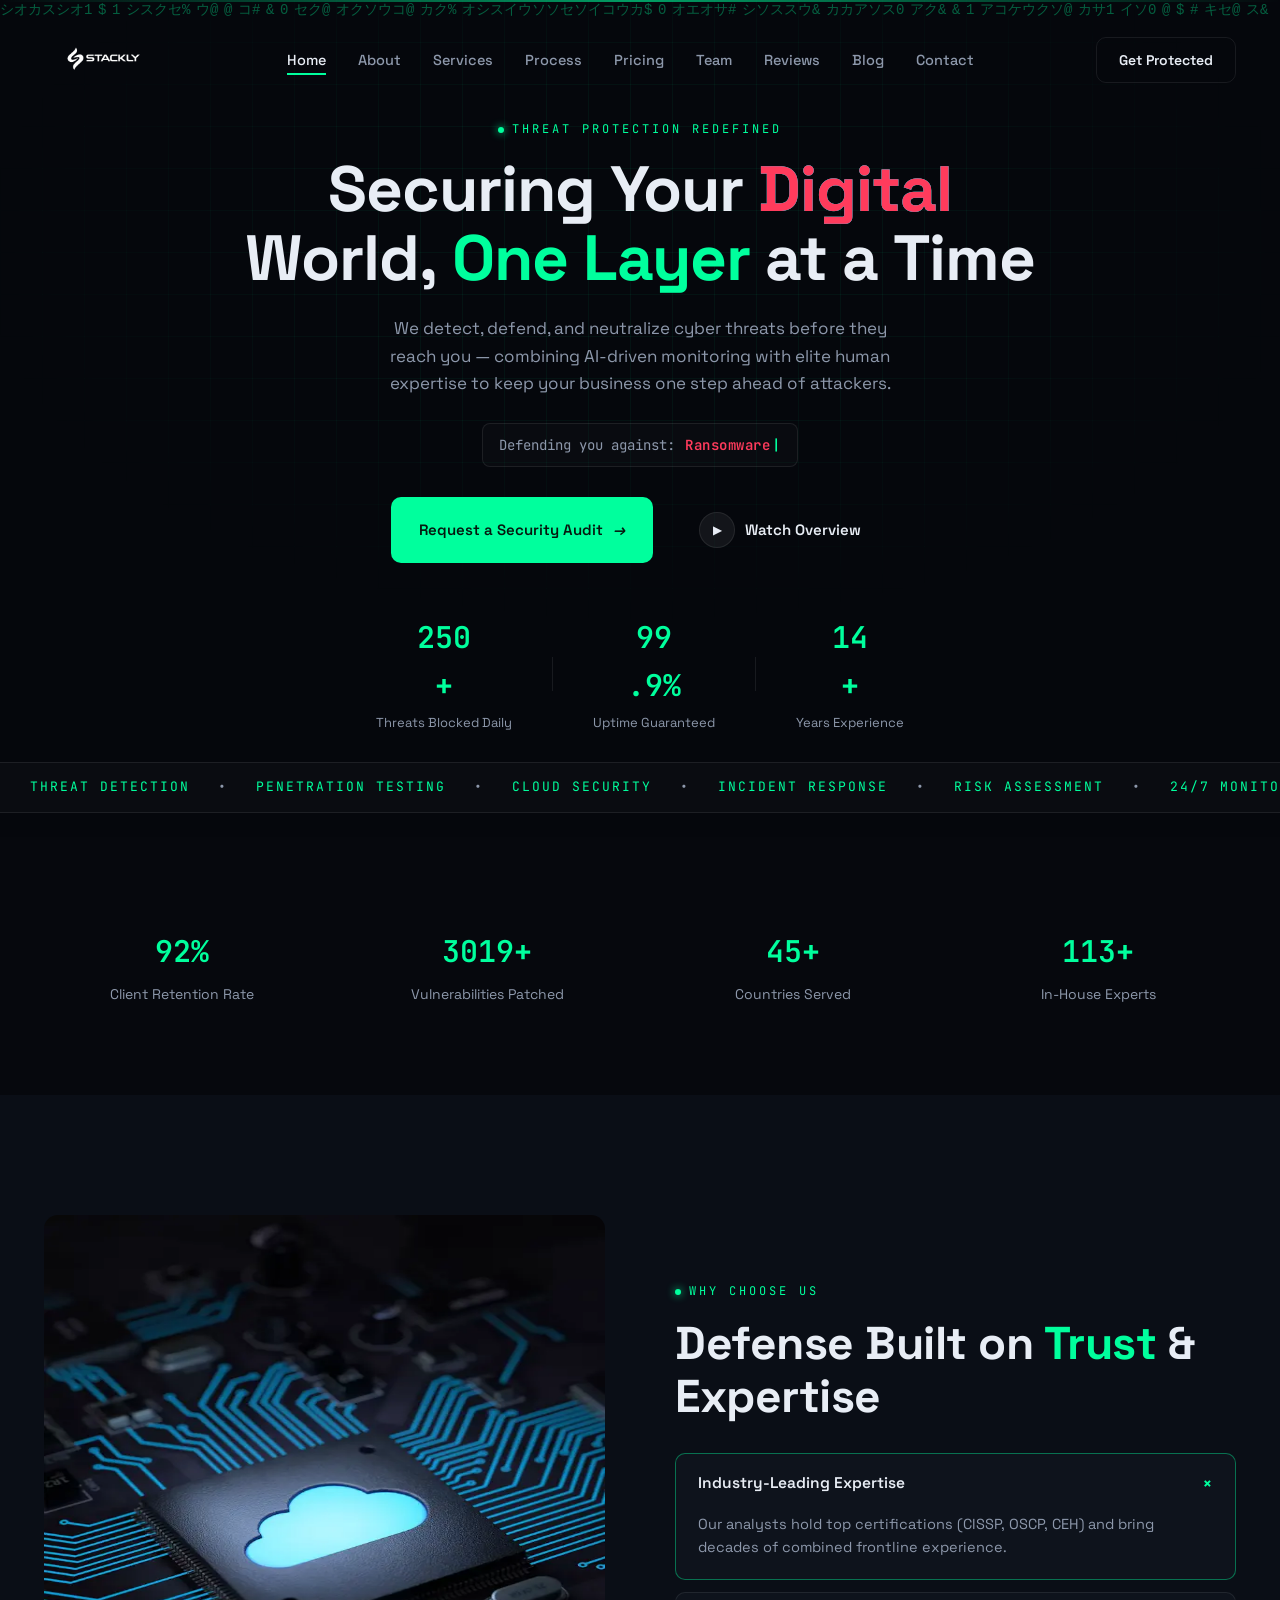
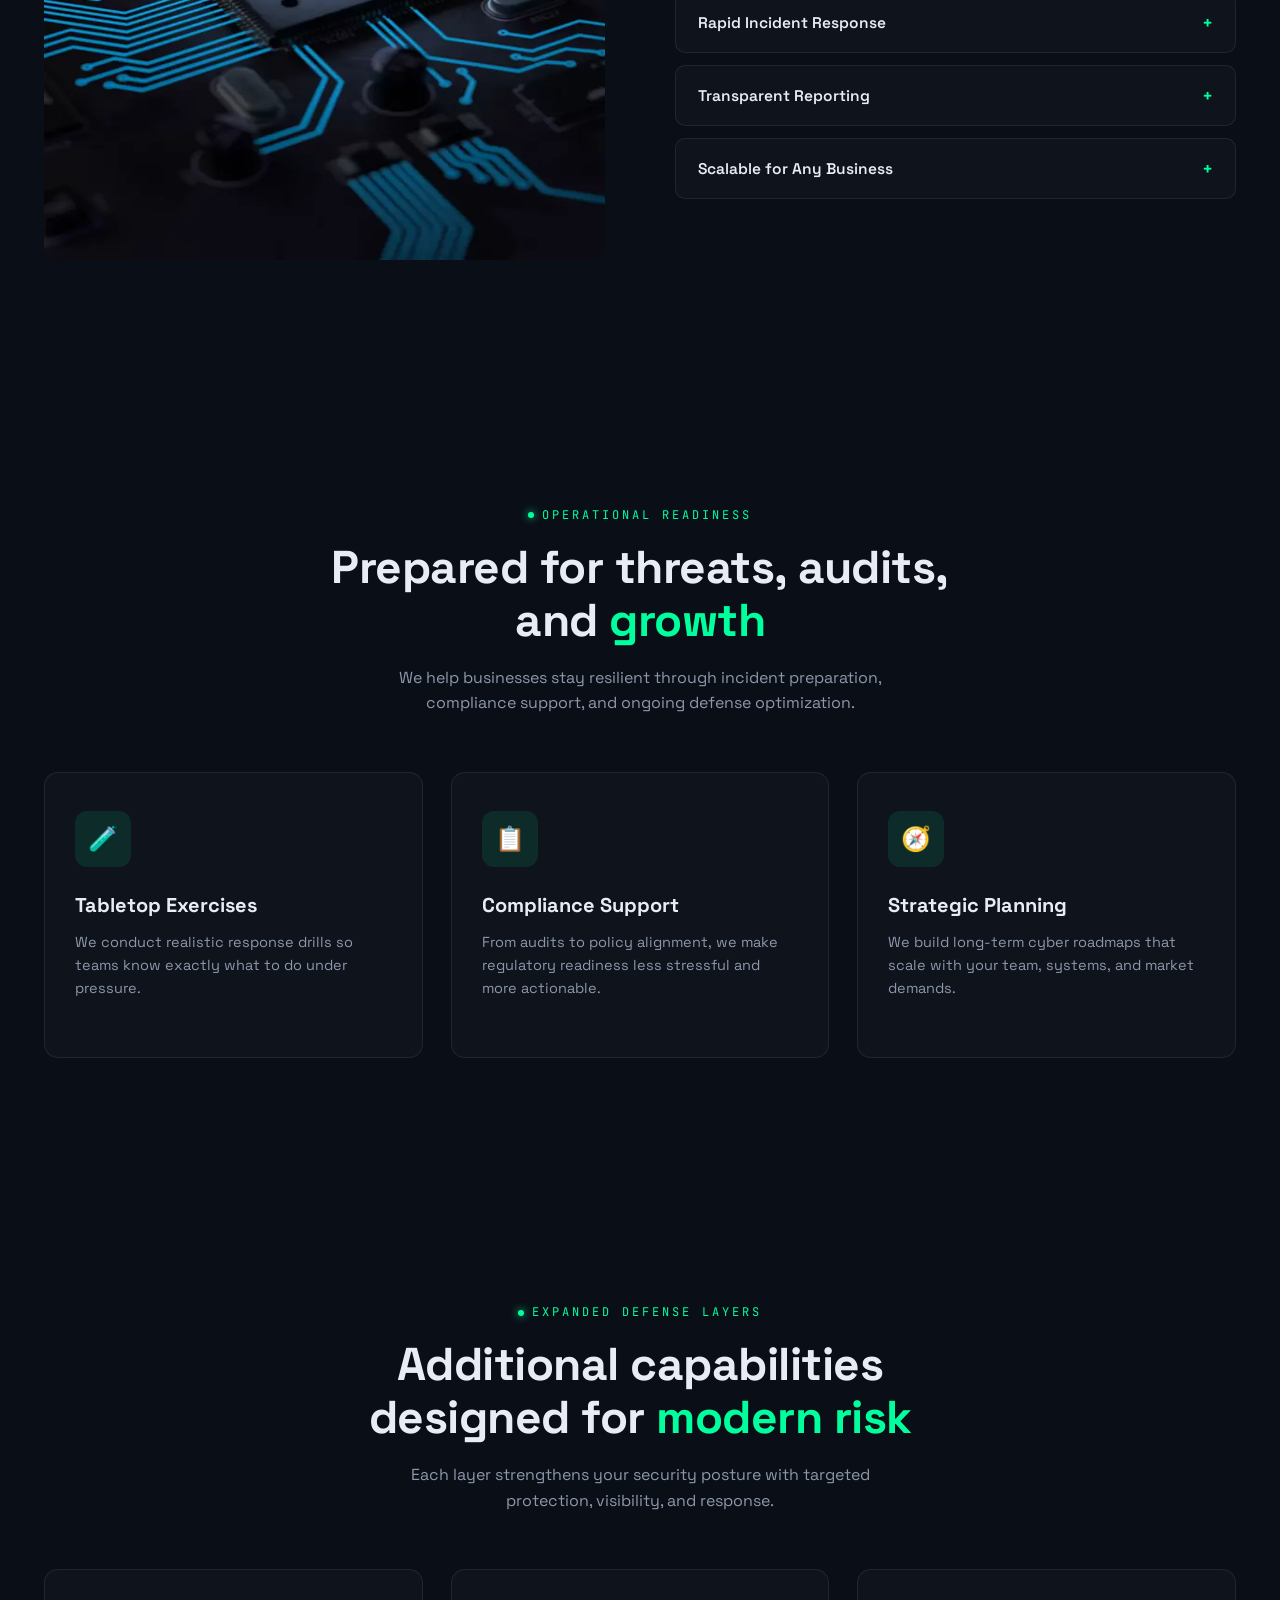
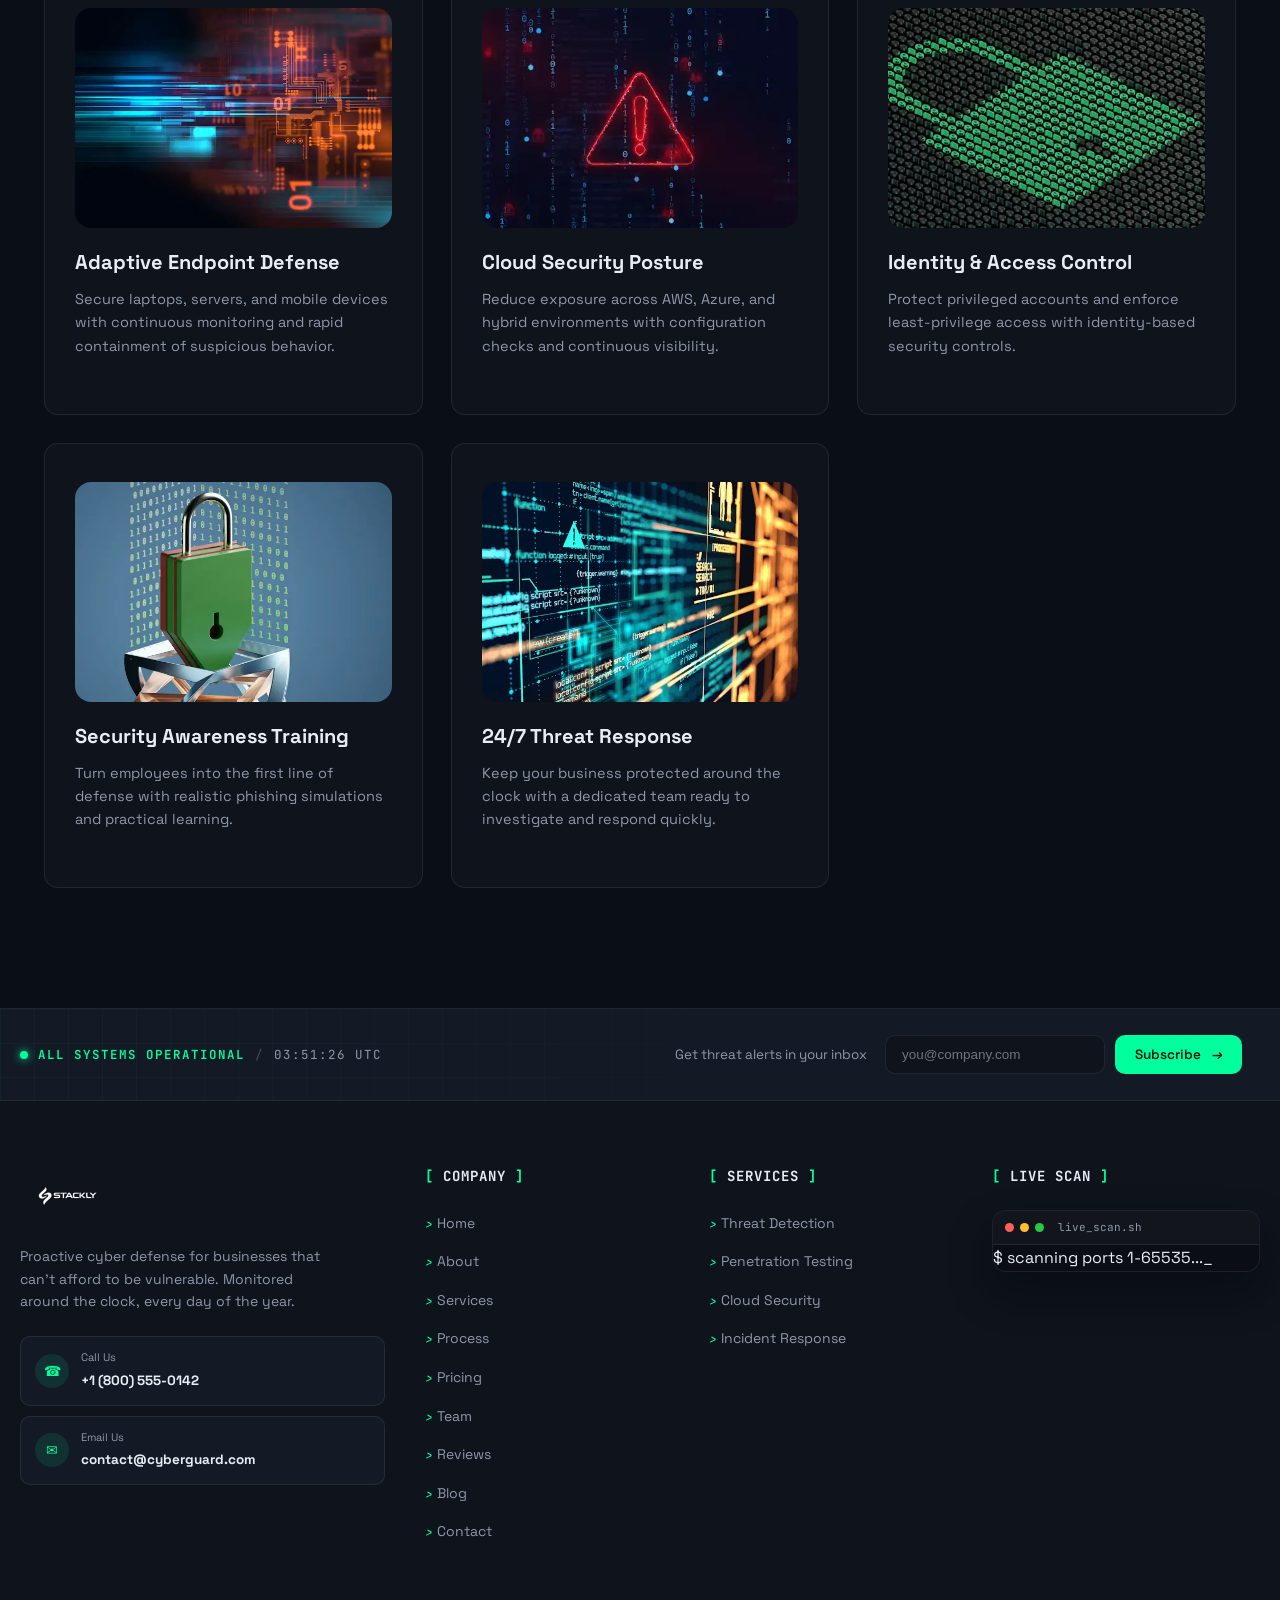
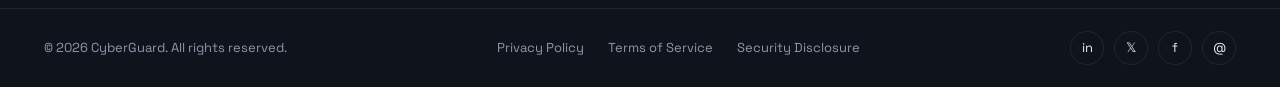
<file: index.html>
<!DOCTYPE html>
<html lang="en">
<head>
<meta charset="UTF-8">
<meta name="viewport" content="width=device-width, initial-scale=1.0">
<title>CyberGuard — Cyber Security Services</title>
<link rel="preconnect" href="https://fonts.googleapis.com">
<link href="https://fonts.googleapis.com/css2?family=Space+Grotesk:wght@400;500;600;700&family=JetBrains+Mono:wght@400;500&display=swap" rel="stylesheet">
<link rel="stylesheet" href="style.css">
</head>
<body>

<!-- ===== PRELOADER ===== -->
<div class="preloader" id="preloader">
  <div class="preloader-grid"></div>
  <div class="preloader-text">Stackly-Cyber<span class="dots">...</span></div>
</div>

<!-- ===== HEADER ===== -->
<header class="site-header" id="siteHeader">
  <div class="container header-inner">
    <a href="#home" class="logo">
      <img src="logo (1).webp" alt="CyberGuard logo" class="site-logo">
    </a>

    <nav class="main-nav" id="mainNav">
      <ul>
        <li><a href="#home" class="nav-link active">Home</a></li>
        <li><a href="about.html" class="nav-link">About</a></li>
        <li><a href="services.html" class="nav-link">Services</a></li>
        <li><a href="process.html" class="nav-link">Process</a></li>
        <li><a href="pricing.html" class="nav-link">Pricing</a></li>
        <li><a href="team.html" class="nav-link">Team</a></li>
        <li><a href="reviews.html" class="nav-link">Reviews</a></li>
        <li><a href="blog.html" class="nav-link">Blog</a></li>
        <li><a href="contact.html" class="nav-link">Contact</a></li>
        <li class="mobile-nav-cta"><a href="login.html" class="btn btn-outline header-btn">Get Protected</a></li>
      </ul>
    </nav>

    <div class="header-actions">
      <a href="login.html" class="btn btn-outline header-btn">Get Protected</a>
      <button class="hamburger" id="hamburger" aria-label="Toggle menu">
        <span></span><span></span><span></span>
      </button>
    </div>
  </div>
</header>

<!-- ===== HERO ===== -->
<section class="hero" id="home">
  <div class="hero-bg">
    <canvas id="matrixCanvas"></canvas>
    <div class="hero-grid-overlay"></div>
    <div class="scan-line"></div>
  </div>

  <div class="container hero-inner hero-inner-centered">
    <div class="hero-text hero-text-centered">

      <div class="eyebrow center reveal-up in-view">
        <span class="eyebrow-dot"></span> THREAT PROTECTION REDEFINED
      </div>

      <h1 class="hero-title hero-title-animated hero-title-centered" id="heroTitle" aria-label="Securing Your Digital World, One Layer at a Time">
        <span class="title-line">
          <span class="word">Securing</span> <span class="word">Your</span> <span class="word glitch" data-text="Digital">Digital</span>
        </span>
        <span class="title-line">
          <span class="word">World,</span> <span class="word text-accent">One</span> <span class="word text-accent">Layer</span> <span class="word">at</span> <span class="word">a</span> <span class="word">Time</span>
        </span>
      </h1>

      <p class="hero-sub hero-sub-centered reveal-up in-view" style="--delay:0.7s">
        We detect, defend, and neutralize cyber threats before they reach you — combining
        AI-driven monitoring with elite human expertise to keep your business one step ahead of attackers.
      </p>

      <div class="hero-typewriter hero-typewriter-centered reveal-up in-view" style="--delay:0.85s">
        <span class="typewriter-label">Defending you against:</span>
        <span class="typewriter-text"><span id="typewriterWord">Ransomware</span><span class="typewriter-cursor">|</span></span>
      </div>

      <div class="hero-cta hero-cta-centered reveal-up in-view" style="--delay:1s">
        <a href="404error.html" class="btn btn-primary">
          <span>Request a Security Audit</span>
          <i class="arrow">→</i>
        </a>
        <a href="404error.html" class="btn btn-ghost">
          <span class="play-icon">▶</span> Watch Overview
        </a>
      </div>

      <div class="hero-stats hero-stats-centered reveal-up in-view" style="--delay:1.15s">
        <div class="stat-item">
          <span class="stat-num" data-count="250">0</span><span class="stat-suffix">+</span>
          <p>Threats Blocked Daily</p>
        </div>
        <div class="stat-divider"></div>
        <div class="stat-item">
          <span class="stat-num" data-count="99">0</span><span class="stat-suffix">.9%</span>
          <p>Uptime Guaranteed</p>
        </div>
        <div class="stat-divider"></div>
        <div class="stat-item">
          <span class="stat-num" data-count="14">0</span><span class="stat-suffix">+</span>
          <p>Years Experience</p>
        </div>
      </div>

    </div>
  </div>

  <div class="hero-marquee">
    <div class="marquee-track">
      <span>THREAT DETECTION</span><span>•</span><span>PENETRATION TESTING</span><span>•</span>
      <span>CLOUD SECURITY</span><span>•</span><span>INCIDENT RESPONSE</span><span>•</span>
      <span>RISK ASSESSMENT</span><span>•</span><span>24/7 MONITORING</span><span>•</span>
      <span>THREAT DETECTION</span><span>•</span><span>PENETRATION TESTING</span><span>•</span>
      <span>CLOUD SECURITY</span><span>•</span><span>INCIDENT RESPONSE</span><span>•</span>
      <span>RISK ASSESSMENT</span><span>•</span><span>24/7 MONITORING</span><span>•</span>
    </div>
  </div>
</section>

<!-- ===== TRUSTED BY ===== -->
<!-- <section class="trusted">
  <div class="container">
    <p class="trusted-label">TRUSTED BY SECURITY-FIRST TEAMS AROUND THE WORLD</p>
    <div class="trusted-logos">
      <img src="webp1.webp" alt="Trusted logo 1" class="trusted-logo">
      <img src="webp2.webp" alt="Trusted logo 2" class="trusted-logo">
      <img src="webp3.webp" alt="Trusted logo 3" class="trusted-logo">
      <img src="webp4.webp" alt="Trusted logo 4" class="trusted-logo">
      <img src="webp5.webp" alt="Trusted logo 5" class="trusted-logo">
    </div>
  </div>
</section> -->



<!-- ===== STATS BANNER ===== -->
<section class="stats-banner">
  <div class="stats-bg">
    <img src="webp5.webp" alt="Stats background" class="stats-bg-image">
  </div>
  <div class="container stats-banner-grid">
    <div class="stat-block reveal-up">
      <span class="stat-num" data-count="98">0</span><span class="stat-suffix">%</span>
      <p>Client Retention Rate</p>
    </div>
    <div class="stat-block reveal-up" style="--delay:0.1s">
      <span class="stat-num" data-count="3200">0</span><span class="stat-suffix">+</span>
      <p>Vulnerabilities Patched</p>
    </div>
    <div class="stat-block reveal-up" style="--delay:0.2s">
      <span class="stat-num" data-count="48">0</span><span class="stat-suffix">+</span>
      <p>Countries Served</p>
    </div>
    <div class="stat-block reveal-up" style="--delay:0.3s">
      <span class="stat-num" data-count="120">0</span><span class="stat-suffix">+</span>
      <p>In-House Experts</p>
    </div>
  </div>
</section>


<!-- ===== WHY CHOOSE US ===== -->
<section class="why-us">
  <div class="container why-grid">
    <div class="why-visual reveal-left">
      <img src="webp5.webp" alt="why choose us visual" class="why-image">
    </div>
    <div class="why-content reveal-right">
      <div class="eyebrow"><span class="eyebrow-dot"></span> WHY CHOOSE US</div>
      <h2 class="section-title">Defense Built on <span class="text-accent">Trust</span> &amp; Expertise</h2>

      <div class="accordion" id="accordion">
        <div class="accordion-item active">
          <button class="accordion-head">
            <span>Industry-Leading Expertise</span><span class="accordion-icon">+</span>
          </button>
          <div class="accordion-body">
            <p>Our analysts hold top certifications (CISSP, OSCP, CEH) and bring decades of combined frontline experience.</p>
          </div>
        </div>
        <div class="accordion-item">
          <button class="accordion-head">
            <span>Rapid Incident Response</span><span class="accordion-icon">+</span>
          </button>
          <div class="accordion-body">
            <p>Average detection-to-containment time under 15 minutes, minimizing impact when seconds matter.</p>
          </div>
        </div>
        <div class="accordion-item">
          <button class="accordion-head">
            <span>Transparent Reporting</span><span class="accordion-icon">+</span>
          </button>
          <div class="accordion-body">
            <p>Clear, jargon-free dashboards and reports so your team always knows exactly where you stand.</p>
          </div>
        </div>
        <div class="accordion-item">
          <button class="accordion-head">
            <span>Scalable for Any Business</span><span class="accordion-icon">+</span>
          </button>
          <div class="accordion-body">
            <p>From startups to global enterprises, our solutions scale precisely with your needs and budget.</p>
          </div>
        </div>
      </div>
    </div>
  </div>
</section>




<section class="services">
  <div class="container">
    <div class="section-head reveal-up">
      <div class="eyebrow center"><span class="eyebrow-dot"></span> OPERATIONAL READINESS</div>
      <h2 class="section-title center">Prepared for threats, audits, and <span class="text-accent">growth</span></h2>
      <p class="section-text center">We help businesses stay resilient through incident preparation, compliance support, and ongoing defense optimization.</p>
    </div>

    <div class="services-grid">
      <div class="service-card reveal-up">
        <div class="service-icon"><span>🧪</span></div>
        <h3>Tabletop Exercises</h3>
        <p>We conduct realistic response drills so teams know exactly what to do under pressure.</p>
      </div>
      <div class="service-card reveal-up" style="--delay:0.1s">
        <div class="service-icon"><span>📋</span></div>
        <h3>Compliance Support</h3>
        <p>From audits to policy alignment, we make regulatory readiness less stressful and more actionable.</p>
      </div>
      <div class="service-card reveal-up" style="--delay:0.2s">
        <div class="service-icon"><span>🧭</span></div>
        <h3>Strategic Planning</h3>
        <p>We build long-term cyber roadmaps that scale with your team, systems, and market demands.</p>
      </div>
    </div>
  </div>
</section>

<section class="services">
  <div class="container">
    <div class="section-head reveal-up">
      <div class="eyebrow center"><span class="eyebrow-dot"></span> EXPANDED DEFENSE LAYERS</div>
      <h2 class="section-title center">Additional capabilities designed for <span class="text-accent">modern risk</span></h2>
      <p class="section-text center">Each layer strengthens your security posture with targeted protection, visibility, and response.</p>
    </div>

    <div class="services-grid">
      <div class="service-card reveal-up">
        <img src="webp8.webp" alt="Adaptive Endpoint Defense" style="height:220px; width:100%; object-fit:cover; border-radius:16px; margin-bottom:18px;">
        <h3>Adaptive Endpoint Defense</h3>
        <p>Secure laptops, servers, and mobile devices with continuous monitoring and rapid containment of suspicious behavior.</p>
      </div>
      <div class="service-card reveal-up" style="--delay:0.1s">
        <img src="webp9.webp" alt="Cloud Security Posture" style="height:220px; width:100%; object-fit:cover; border-radius:16px; margin-bottom:18px;">
        <h3>Cloud Security Posture</h3>
        <p>Reduce exposure across AWS, Azure, and hybrid environments with configuration checks and continuous visibility.</p>
      </div>
      <div class="service-card reveal-up" style="--delay:0.2s">
        <img src="webp10.webp" alt="Identity & Access Control" style="height:220px; width:100%; object-fit:cover; border-radius:16px; margin-bottom:18px;">
        <h3>Identity & Access Control</h3>
        <p>Protect privileged accounts and enforce least-privilege access with identity-based security controls.</p>
      </div>
      <div class="service-card reveal-up" style="--delay:0.3s">
         <img src="webp2.webp" alt="Security Awareness Training" style="height:220px; width:100%; object-fit:cover; border-radius:16px; margin-bottom:18px;">

         <h3>Security Awareness Training</h3>
        <p>Turn employees into the first line of defense with realistic phishing simulations and practical learning.</p>
      </div>
      <div class="service-card reveal-up" style="--delay:0.4s">
        <img src="webp4.webp" alt="24/7 Threat Response" style="height:220px; width:100%; object-fit:cover; border-radius:16px; margin-bottom:18px;">
        <h3>24/7 Threat Response</h3>
        <p>Keep your business protected around the clock with a dedicated team ready to investigate and respond quickly.</p>
      </div>
    </div>
  </div>
</section>

<!-- ===== FOOTER ===== -->
<footer class="site-footer">

  <!-- top strip: status + newsletter -->
  <div class="footer-top">
    <div class="container footer-top-inner">
      <div class="footer-status">
        <span class="status-dot"></span>
        <span class="status-text">ALL SYSTEMS OPERATIONAL</span>
        <span class="status-sep">/</span>
        <span class="status-time" id="footerClock">--:--:-- UTC</span>
      </div>

      <form class="footer-newsletter" id="newsletterForm">
        <span class="newsletter-label">Get threat alerts in your inbox</span>
        <div class="newsletter-input-wrap">
          <input id="newsletterEmail" type="email" placeholder="you@company.com" required>
          <button type="submit" class="btn btn-primary"><span>Subscribe</span><i class="arrow">→</i></button>
        </div>
      </form>
    </div>
  </div>

  <div class="container footer-grid">

    <div class="footer-col footer-brand">
      <a href="#home" class="logo">
        <img src="logo (1).webp" alt="CyberGuard logo" class="site-logo footer-logo">
      </a>
      <p>Proactive cyber defense for businesses that can't afford to be vulnerable. Monitored around the clock, every day of the year.</p>

      <div class="footer-contact-cards">
        <a href="404error.html" class="footer-contact-card">
          <span class="fcc-icon">☎</span>
          <span><small>Call Us</small><strong>+1 (800) 555‑0142</strong></span>
        </a>
        <a href="404error.html" class="footer-contact-card">
          <span class="fcc-icon">✉</span>
          <span><small>Email Us</small><strong>contact@cyberguard.com</strong></span>
        </a>
      </div>
    </div>

    <div class="footer-col">
      <h4><span class="col-bracket">[</span> Company <span class="col-bracket">]</span></h4>
      <ul>
         <li><a href="index.html"><i class="link-arrow">›</i>Home</a></li>
         <li><a href="about.html"><i class="link-arrow">›</i>About</a></li>
         <li><a href="services.html"><i class="link-arrow">›</i>Services</a></li>
         <li><a href="process.html"><i class="link-arrow">›</i>Process</a></li>
         <li><a href="pricing.html"><i class="link-arrow">›</i>  Pricing</a></li>
         <li><a href="team.html"><i class="link-arrow">›</i>Team</a></li>
         <li><a href="reviews.html"><i class="link-arrow">›</i>Reviews</a></li>
        <li><a href="blog.html"><i class="link-arrow">›</i> Blog</a></li>
        <li><a href="contact.html"><i class="link-arrow">›</i> Contact</a></li>
      </ul>
    </div>

    <div class="footer-col">
      <h4><span class="col-bracket">[</span> Services <span class="col-bracket">]</span></h4>
      <ul>
        <li><a href="404error.html"><i class="link-arrow">›</i> Threat Detection</a></li>
        <li><a href="404error.html"><i class="link-arrow">›</i> Penetration Testing</a></li>
        <li><a href="404error.html"><i class="link-arrow">›</i> Cloud Security</a></li>
        <li><a href="404error.html"><i class="link-arrow">›</i> Incident Response</a></li>
      </ul>
    </div>

    <div class="footer-col">
      <h4><span class="col-bracket">[</span> Live Scan <span class="col-bracket">]</span></h4>
      <div class="terminal-window footer-terminal">
        <div class="terminal-bar">
          <span class="t-dot t-red"></span><span class="t-dot t-yellow"></span><span class="t-dot t-green"></span>
          <span class="terminal-title">live_scan.sh</span>
        </div>
        <div class="terminal-body">
          <p><span class="prompt">$</span> <span id="heroTerminalLine">Scanning endpoint activity...</span><span class="cursor">_</span></p>
        </div>
      </div>
    </div>

  </div>

  <div class="footer-bottom">
    <div class="container footer-bottom-inner">
      <p>© 2026 CyberGuard. All rights reserved.</p>
      <div class="footer-links"><a href="404error.html">Privacy Policy</a><a href="404error.html">Terms of Service</a><a href="404error.html">Security Disclosure</a></div>
      <div class="footer-socials">
        <a href="404error.html">in</a><a href="404error.html">𝕏</a><a href="404error.html">f</a><a href="404error.html">@</a>
      </div>
    </div>
  </div>
</footer>

<button class="back-to-top" id="backToTop" aria-label="Back to top">↑</button>

<script src="script.js"></script>
</body>
</html>
</file>
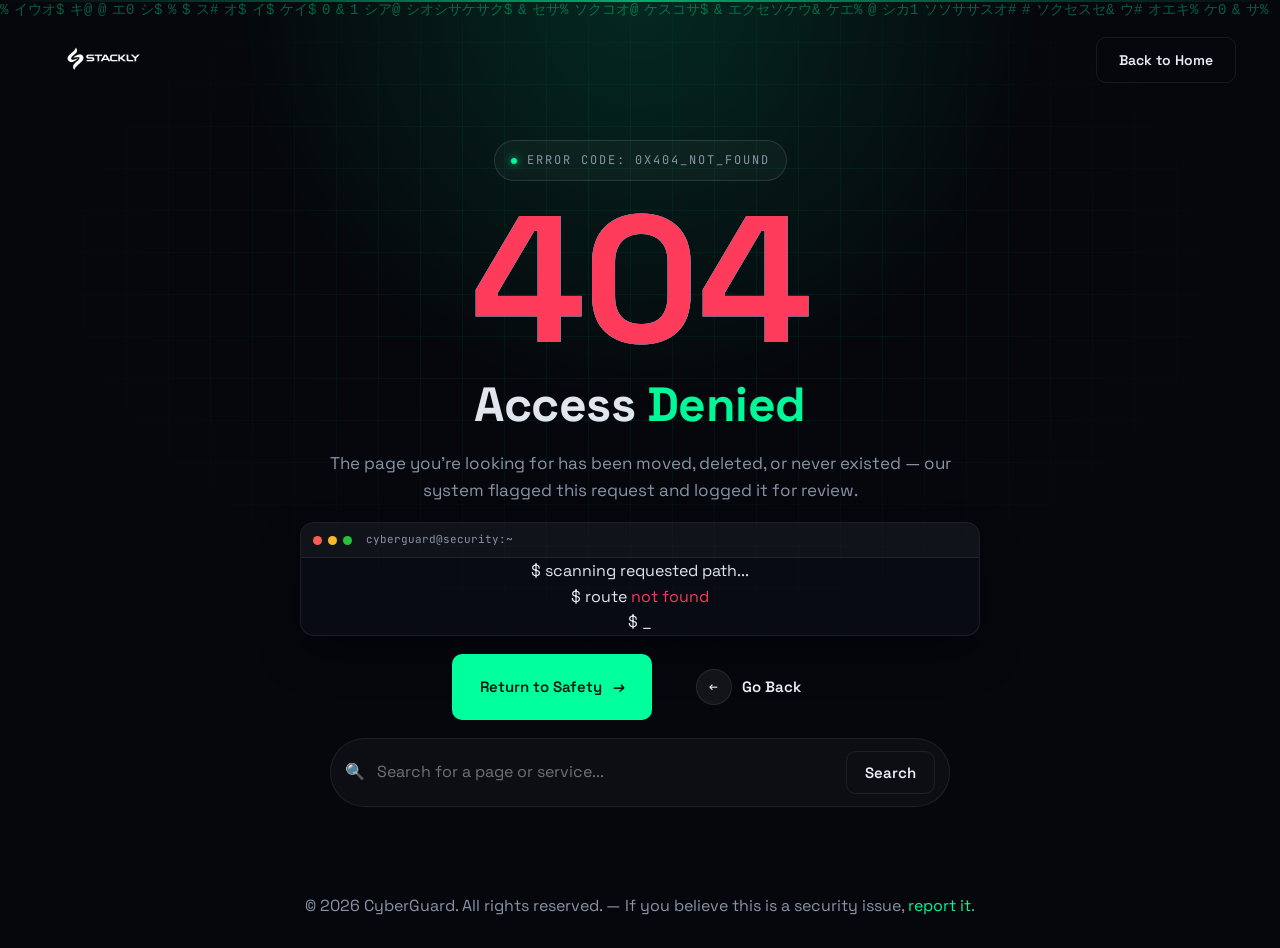
<file: 404error.html>
<!DOCTYPE html>
<html lang="en">
<head>
<meta charset="UTF-8">
<meta name="viewport" content="width=device-width, initial-scale=1.0">
<title>404 — Access Denied | CyberGuard</title>
<link rel="preconnect" href="https://fonts.googleapis.com">
<link href="https://fonts.googleapis.com/css2?family=Space+Grotesk:wght@400;500;600;700&family=JetBrains+Mono:wght@400;500&display=swap" rel="stylesheet">
<link rel="stylesheet" href="style.css">
</head>
<body class="error-body">

<canvas id="matrixCanvas" class="error-canvas"></canvas>
<div class="hero-grid-overlay"></div>
<div class="scan-line"></div>

<header class="site-header" id="siteHeader">
  <div class="container header-inner">
    <a href="index.html" class="logo">
      <img src="logo (1).webp" alt="CyberGuard logo" class="site-logo">
    </a>
    <a href="index.html" class="btn btn-outline header-btn">Back to Home</a>
  </div>
</header>

<section class="error-section">
  <div class="container error-content">

    <div class="error-tag reveal-up in-view"><span class="eyebrow-dot"></span> ERROR CODE: 0x404_NOT_FOUND</div>

    <h1 class="error-code reveal-up in-view">
      <span class="glitch" data-text="404">404</span>
    </h1>

    <h2 class="error-heading reveal-up in-view">Access <span class="text-accent">Denied</span></h2>
    <p class="error-text reveal-up in-view">
      The page you're looking for has been moved, deleted, or never existed —
      our system flagged this request and logged it for review.
    </p>

    <div class="terminal-window reveal-up in-view">
      <div class="terminal-bar">
        <span class="t-dot t-red"></span><span class="t-dot t-yellow"></span><span class="t-dot t-green"></span>
        <span class="terminal-title">cyberguard@security:~</span>
      </div>
      <div class="terminal-body" id="terminalBody">
        <p><span class="prompt">$</span> scanning requested path...</p>
        <p><span class="prompt">$</span> route <span class="t-danger">not found</span></p>
        <p><span class="prompt">$</span> <span class="t-typing" id="typingLine"></span><span class="cursor">_</span></p>
      </div>
    </div>

    <div class="error-cta">
      <a href="index.html" class="btn btn-primary"><span>Return to Safety</span><i class="arrow">→</i></a>
      <a href="#" class="btn btn-ghost" onclick="window.history.back(); return false;">
        <span class="play-icon">←</span> Go Back
      </a>
    </div>

    <div class="error-search">
      <span class="input-icon">🔍</span>
      <input type="text" placeholder="Search for a page or service...">
      <button class="btn btn-outline">Search</button>
    </div>
  </div>
</section>

<footer class="error-footer">
  <p>© 2026 CyberGuard. All rights reserved. — If you believe this is a security issue, <a href="index.html#contact">report it</a>.</p>
</footer>

<script src="script.js"></script>
</body>
</html>
</file>
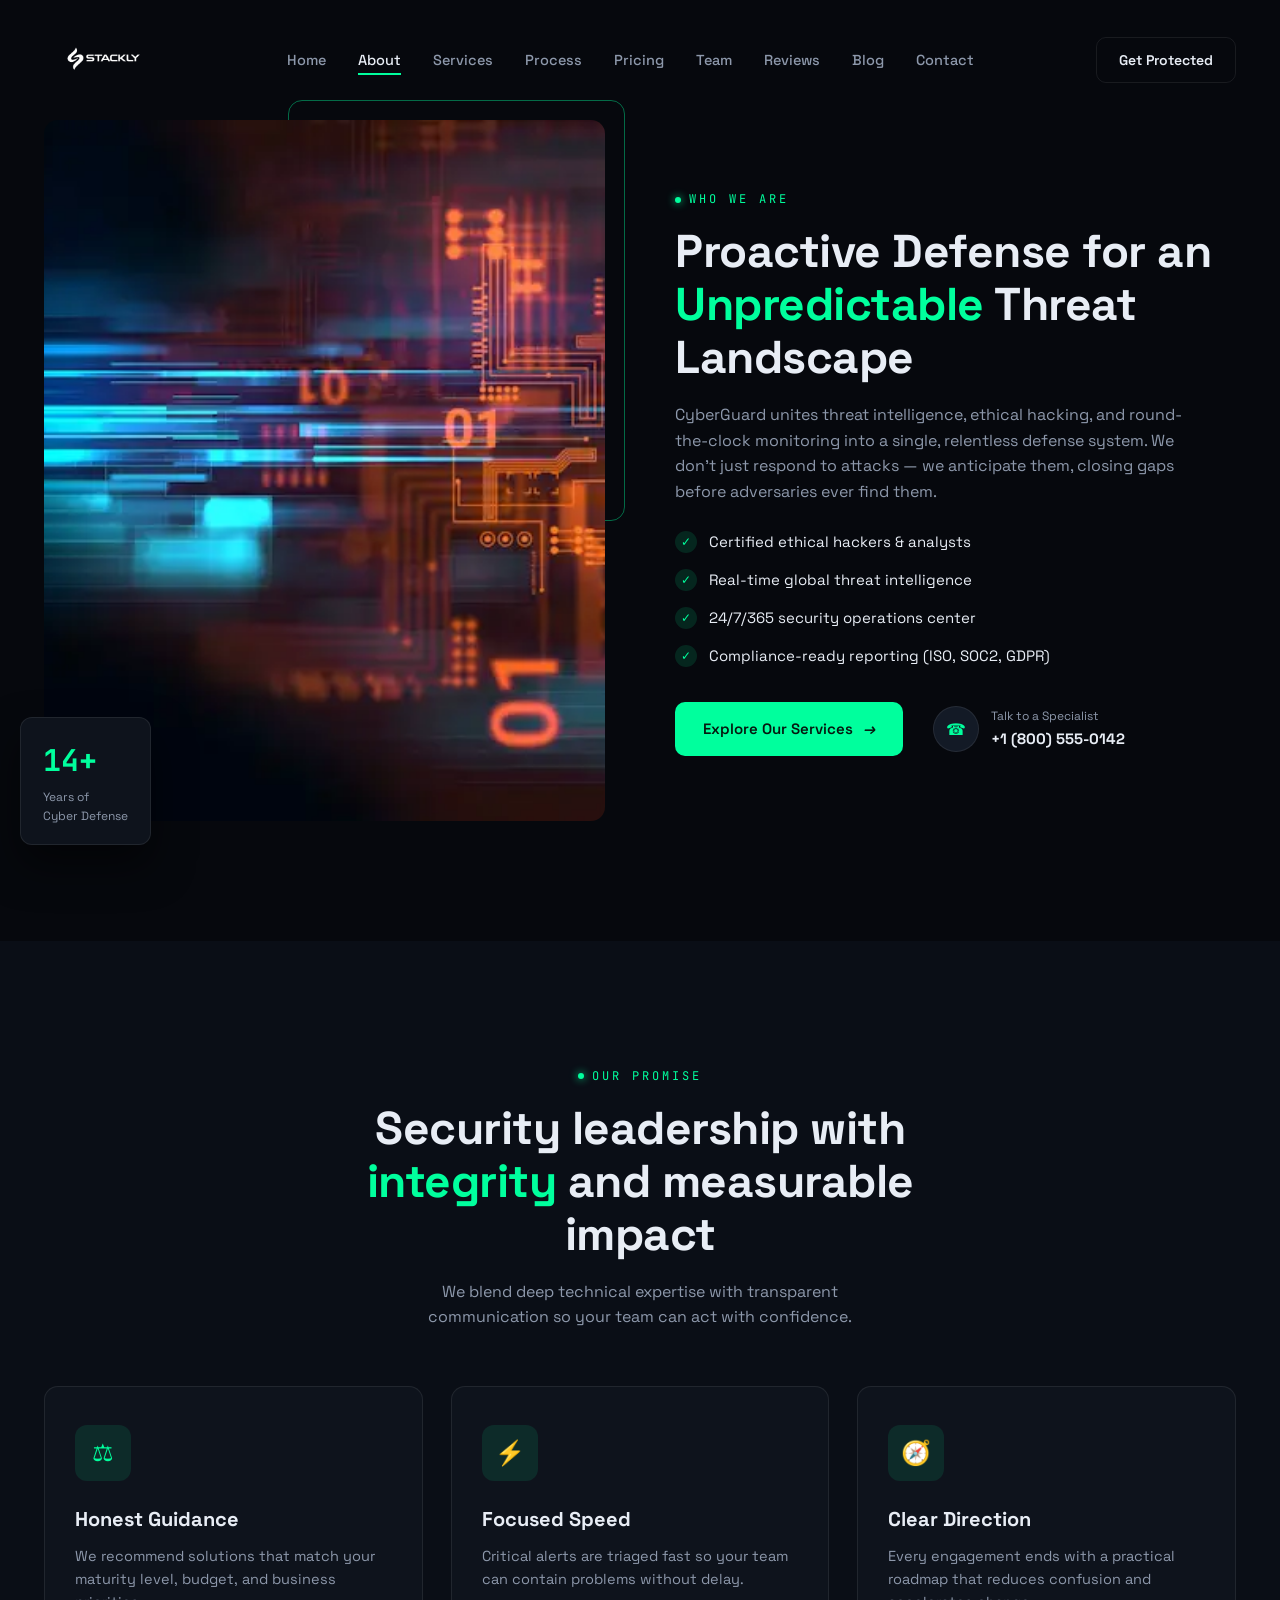
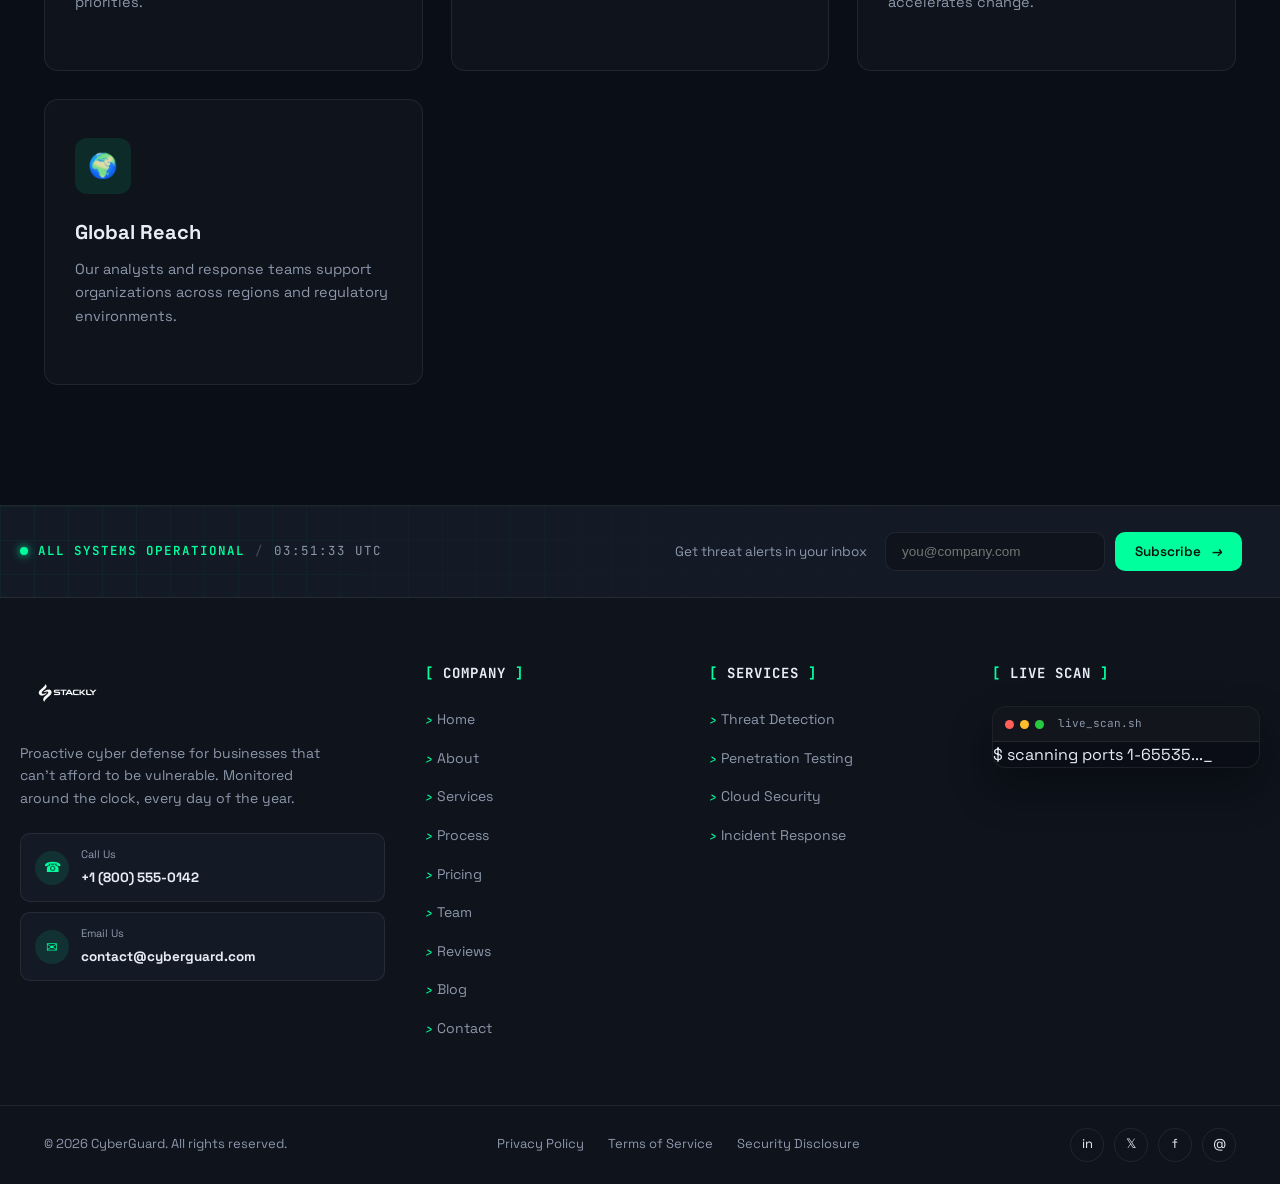
<file: about.html>
<!DOCTYPE html>
<html lang="en">
<head>
    <meta charset="UTF-8">
    <meta name="viewport" content="width=device-width, initial-scale=1.0">
    <title>Document</title>
    <link rel="preconnect" href="https://fonts.googleapis.com">
    <link href="https://fonts.googleapis.com/css2?family=Space+Grotesk:wght@400;500;600;700&family=JetBrains+Mono:wght@400;500&display=swap" rel="stylesheet">
    <link rel="stylesheet" href="style.css">
</head>
<body>

<!-- ===== HEADER ===== -->
<header class="site-header" id="siteHeader">
  <div class="container header-inner">
    <a href="index.html" class="logo">
      <img src="logo (1).webp" alt="CyberGuard logo" class="site-logo">
    </a>

    <nav class="main-nav" id="mainNav">
      <ul>
        <li><a href="index.html" class="nav-link">Home</a></li>
        <li><a href="about.html" class="nav-link active">About</a></li>
        <li><a href="services.html" class="nav-link">Services</a></li>
        <li><a href="process.html" class="nav-link">Process</a></li>
        <li><a href="pricing.html" class="nav-link">Pricing</a></li>
        <li><a href="team.html" class="nav-link">Team</a></li>
        <li><a href="reviews.html" class="nav-link">Reviews</a></li>
        <li><a href="blog.html" class="nav-link">Blog</a></li>
        <li><a href="contact.html" class="nav-link">Contact</a></li>
        <li class="mobile-nav-cta"><a href="login.html" class="btn btn-outline header-btn">Get Protected</a></li>
      </ul>
    </nav>

    <div class="header-actions">
      <a href="login.html" class="btn btn-outline header-btn">Get Protected</a>
      <button class="hamburger" id="hamburger" aria-label="Toggle menu">
        <span></span><span></span><span></span>
      </button>
    </div>
  </div>
</header>

<!-- ===== ABOUT ===== -->
<section class="about" id="about">
  <div class="container about-grid">
    <div class="about-visual reveal-left">
      <img src="webp8.webp" alt="About visual" class="about-image">
      <div class="about-badge">
        <span class="badge-num">14+</span>
        <span class="badge-label">Years of<br>Cyber Defense</span>
      </div>
      <div class="about-image-deco"></div>
    </div>

    <div class="about-content reveal-right">
      <div class="eyebrow"><span class="eyebrow-dot"></span> WHO WE ARE</div>
      <h2 class="section-title">Proactive Defense for an <span class="text-accent">Unpredictable</span> Threat Landscape</h2>
      <p class="section-text">
        CyberGuard unites threat intelligence, ethical hacking, and round-the-clock monitoring into a single,
        relentless defense system. We don't just respond to attacks — we anticipate them, closing gaps before
        adversaries ever find them.
      </p>

      <ul class="check-list">
        <li><span class="check-icon">✓</span> Certified ethical hackers & analysts</li>
        <li><span class="check-icon">✓</span> Real-time global threat intelligence</li>
        <li><span class="check-icon">✓</span> 24/7/365 security operations center</li>
        <li><span class="check-icon">✓</span> Compliance-ready reporting (ISO, SOC2, GDPR)</li>
      </ul>

      <div class="about-cta">
        <a href=" 404error.html" class="btn btn-primary"><span>Explore Our Services</span><i class="arrow">→</i></a>
        <div class="about-contact">
          <span class="contact-icon">☎</span>
          <div>
            <small>Talk to a Specialist</small>
            <strong>+1 (800) 555‑0142</strong>
          </div>
        </div>
      </div>
    </div>
  </div>
</section>

<section class="services">
  <div class="container">
    <div class="section-head reveal-up">
      <div class="eyebrow center"><span class="eyebrow-dot"></span> OUR PROMISE</div>
      <h2 class="section-title center">Security leadership with <span class="text-accent">integrity</span> and measurable impact</h2>
      <p class="section-text center">We blend deep technical expertise with transparent communication so your team can act with confidence.</p>
    </div>

    <div class="services-grid">
      <div class="service-card reveal-up">
        <div class="service-icon"><span>⚖</span></div>
        <h3>Honest Guidance</h3>
        <p>We recommend solutions that match your maturity level, budget, and business priorities.</p>
      </div>
      <div class="service-card reveal-up" style="--delay:0.1s">
        <div class="service-icon"><span>⚡</span></div>
        <h3>Focused Speed</h3>
        <p>Critical alerts are triaged fast so your team can contain problems without delay.</p>
      </div>
      <div class="service-card reveal-up" style="--delay:0.2s">
        <div class="service-icon"><span>🧭</span></div>
        <h3>Clear Direction</h3>
        <p>Every engagement ends with a practical roadmap that reduces confusion and accelerates change.</p>
      </div>
      <div class="service-card reveal-up" style="--delay:0.3s">
        <div class="service-icon"><span>🌍</span></div>
        <h3>Global Reach</h3>
        <p>Our analysts and response teams support organizations across regions and regulatory environments.</p>
      </div>
    </div>
  </div>
</section>

<!-- ===== FOOTER ===== -->
<footer class="site-footer">

  <!-- top strip: status + newsletter -->
  <div class="footer-top">
    <div class="container footer-top-inner">
      <div class="footer-status">
        <span class="status-dot"></span>
        <span class="status-text">ALL SYSTEMS OPERATIONAL</span>
        <span class="status-sep">/</span>
        <span class="status-time" id="footerClock">--:--:-- UTC</span>
      </div>

      <form class="footer-newsletter" id="newsletterForm">
        <span class="newsletter-label">Get threat alerts in your inbox</span>
        <div class="newsletter-input-wrap">
          <input id="newsletterEmail" type="email" placeholder="you@company.com" required>
          <button type="submit" class="btn btn-primary"><span>Subscribe</span><i class="arrow">→</i></button>
        </div>
      </form>
    </div>
  </div>

  <div class="container footer-grid">

    <div class="footer-col footer-brand">
      <a href="#home" class="logo">
        <img src="logo (1).webp" alt="CyberGuard logo" class="site-logo footer-logo">
      </a>
      <p>Proactive cyber defense for businesses that can't afford to be vulnerable. Monitored around the clock, every day of the year.</p>

      <div class="footer-contact-cards">
        <a href="tel:+18005550142" class="footer-contact-card">
          <span class="fcc-icon">☎</span>
          <span><small>Call Us</small><strong>+1 (800) 555‑0142</strong></span>
        </a>
        <a href="mailto:contact@cyberguard.com" class="footer-contact-card">
          <span class="fcc-icon">✉</span>
          <span><small>Email Us</small><strong>contact@cyberguard.com</strong></span>
        </a>
      </div>
    </div>

    <div class="footer-col">
      <h4><span class="col-bracket">[</span> Company <span class="col-bracket">]</span></h4>
      <ul>
         <li><a href="index.html"><i class="link-arrow">›</i>Home</a></li>
         <li><a href="about.html"><i class="link-arrow">›</i>About</a></li>
         <li><a href="services.html"><i class="link-arrow">›</i>Services</a></li>
         <li><a href="process.html"><i class="link-arrow">›</i>Process</a></li>
         <li><a href="pricing.html"><i class="link-arrow">›</i>  Pricing</a></li>

         <li><a href="team.html"><i class="link-arrow">›</i>Team</a></li>
         <li><a href="reviews.html"><i class="link-arrow">›</i>Reviews</a></li>

        <li><a href="blog.html"><i class="link-arrow">›</i> Blog</a></li>
        <li><a href="contact.html"><i class="link-arrow">›</i> Contact</a></li>
      </ul>
    </div>

    <div class="footer-col">
      <h4><span class="col-bracket">[</span> Services <span class="col-bracket">]</span></h4>
      <ul>
        <li><a href="404error.html"><i class="link-arrow">›</i> Threat Detection</a></li>
        <li><a href="404error.html"><i class="link-arrow">›</i> Penetration Testing</a></li>
        <li><a href="404error.html"><i class="link-arrow">›</i> Cloud Security</a></li>
        <li><a href="404error.html"><i class="link-arrow">›</i> Incident Response</a></li>
      </ul>
    </div>

    <div class="footer-col">
      <h4><span class="col-bracket">[</span> Live Scan <span class="col-bracket">]</span></h4>
      <div class="terminal-window footer-terminal">
        <div class="terminal-bar">
          <span class="t-dot t-red"></span><span class="t-dot t-yellow"></span><span class="t-dot t-green"></span>
          <span class="terminal-title">live_scan.sh</span>
        </div>
        <div class="terminal-body">
          <p><span class="prompt">$</span> <span id="heroTerminalLine">Scanning endpoint activity...</span><span class="cursor">_</span></p>
        </div>
      </div>
    </div>

  </div>

  <div class="footer-bottom">
    <div class="container footer-bottom-inner">
      <p>© 2026 CyberGuard. All rights reserved.</p>
      <div class="footer-links"><a href="404error.html">Privacy Policy</a><a href="404error.html">Terms of Service</a><a href="404error.html">Security Disclosure</a></div>
      <div class="footer-socials">
        <a href="404error.html">in</a><a href="404error.html">𝕏</a><a href="404error.html">f</a><a href="404error.html">@</a>
      </div>
    </div>
  </div>
</footer>
<script src="script.js"></script>
</body>
</html>
</file>
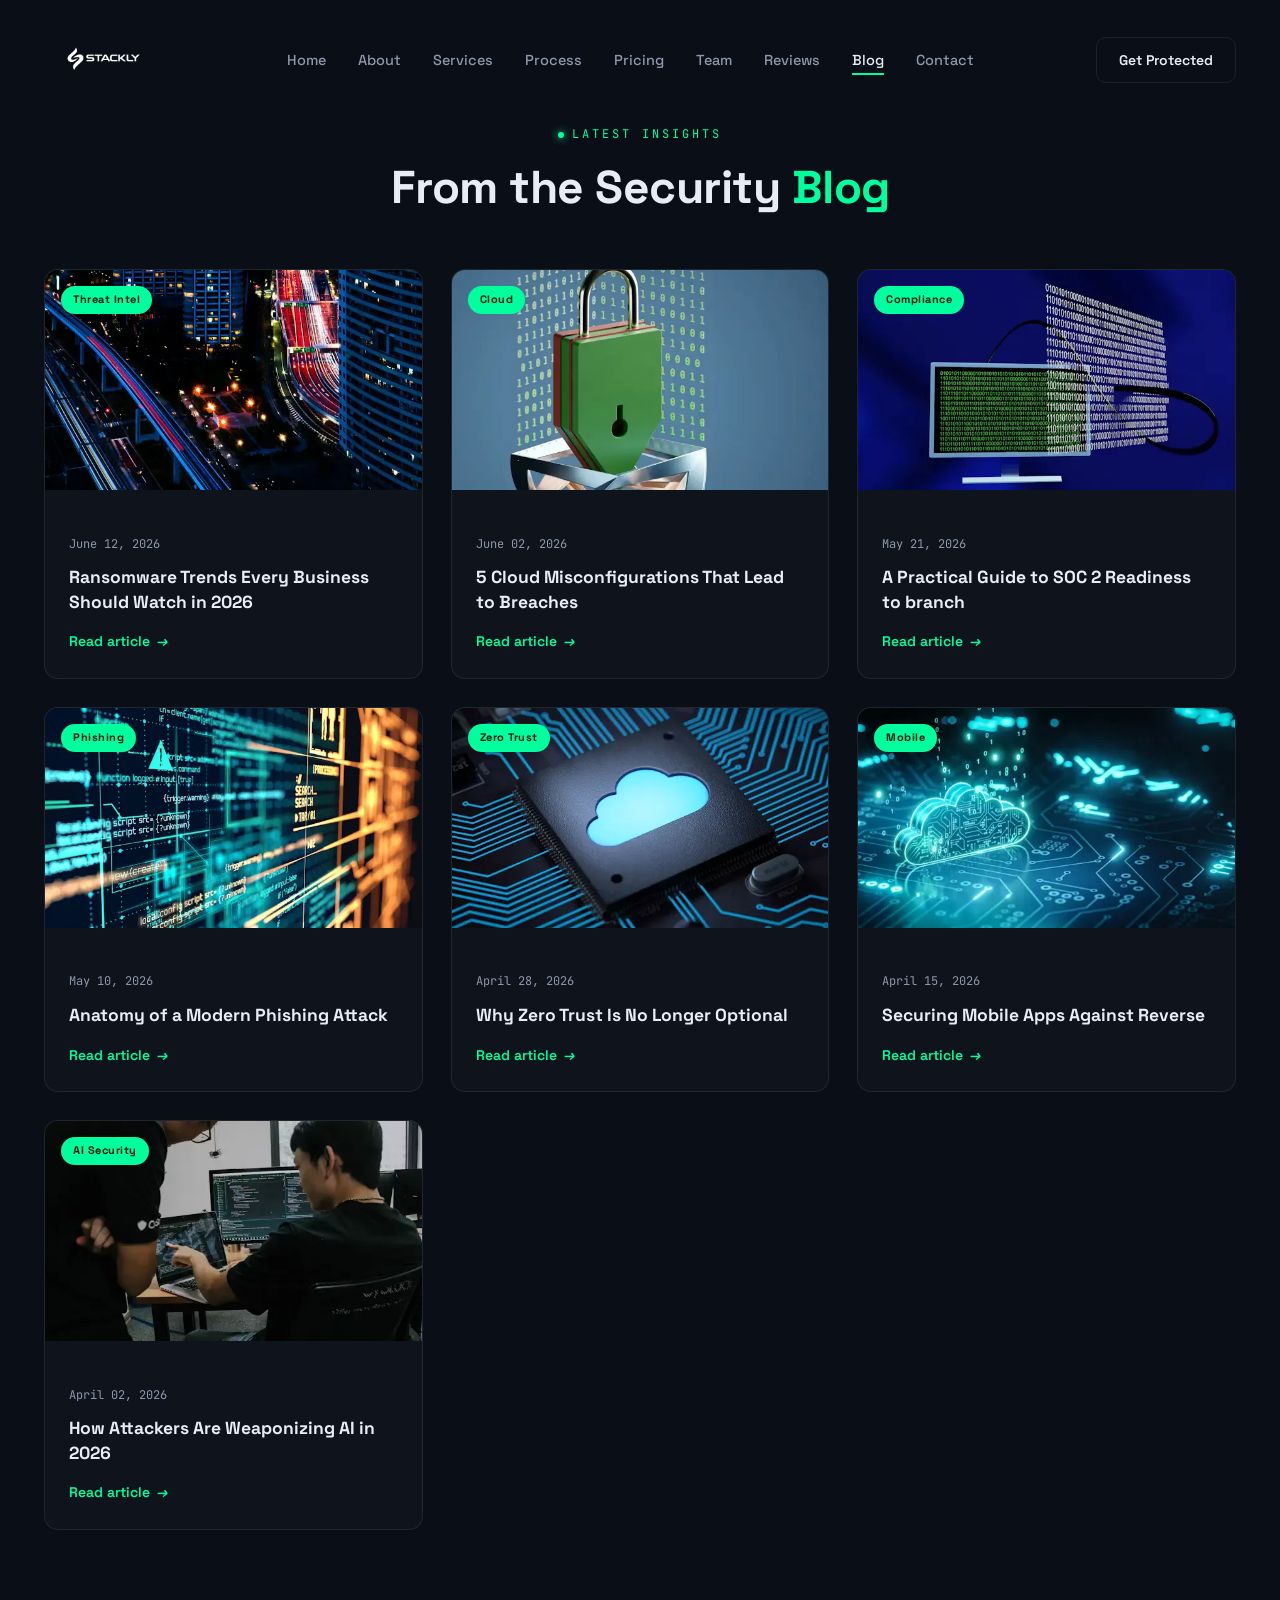
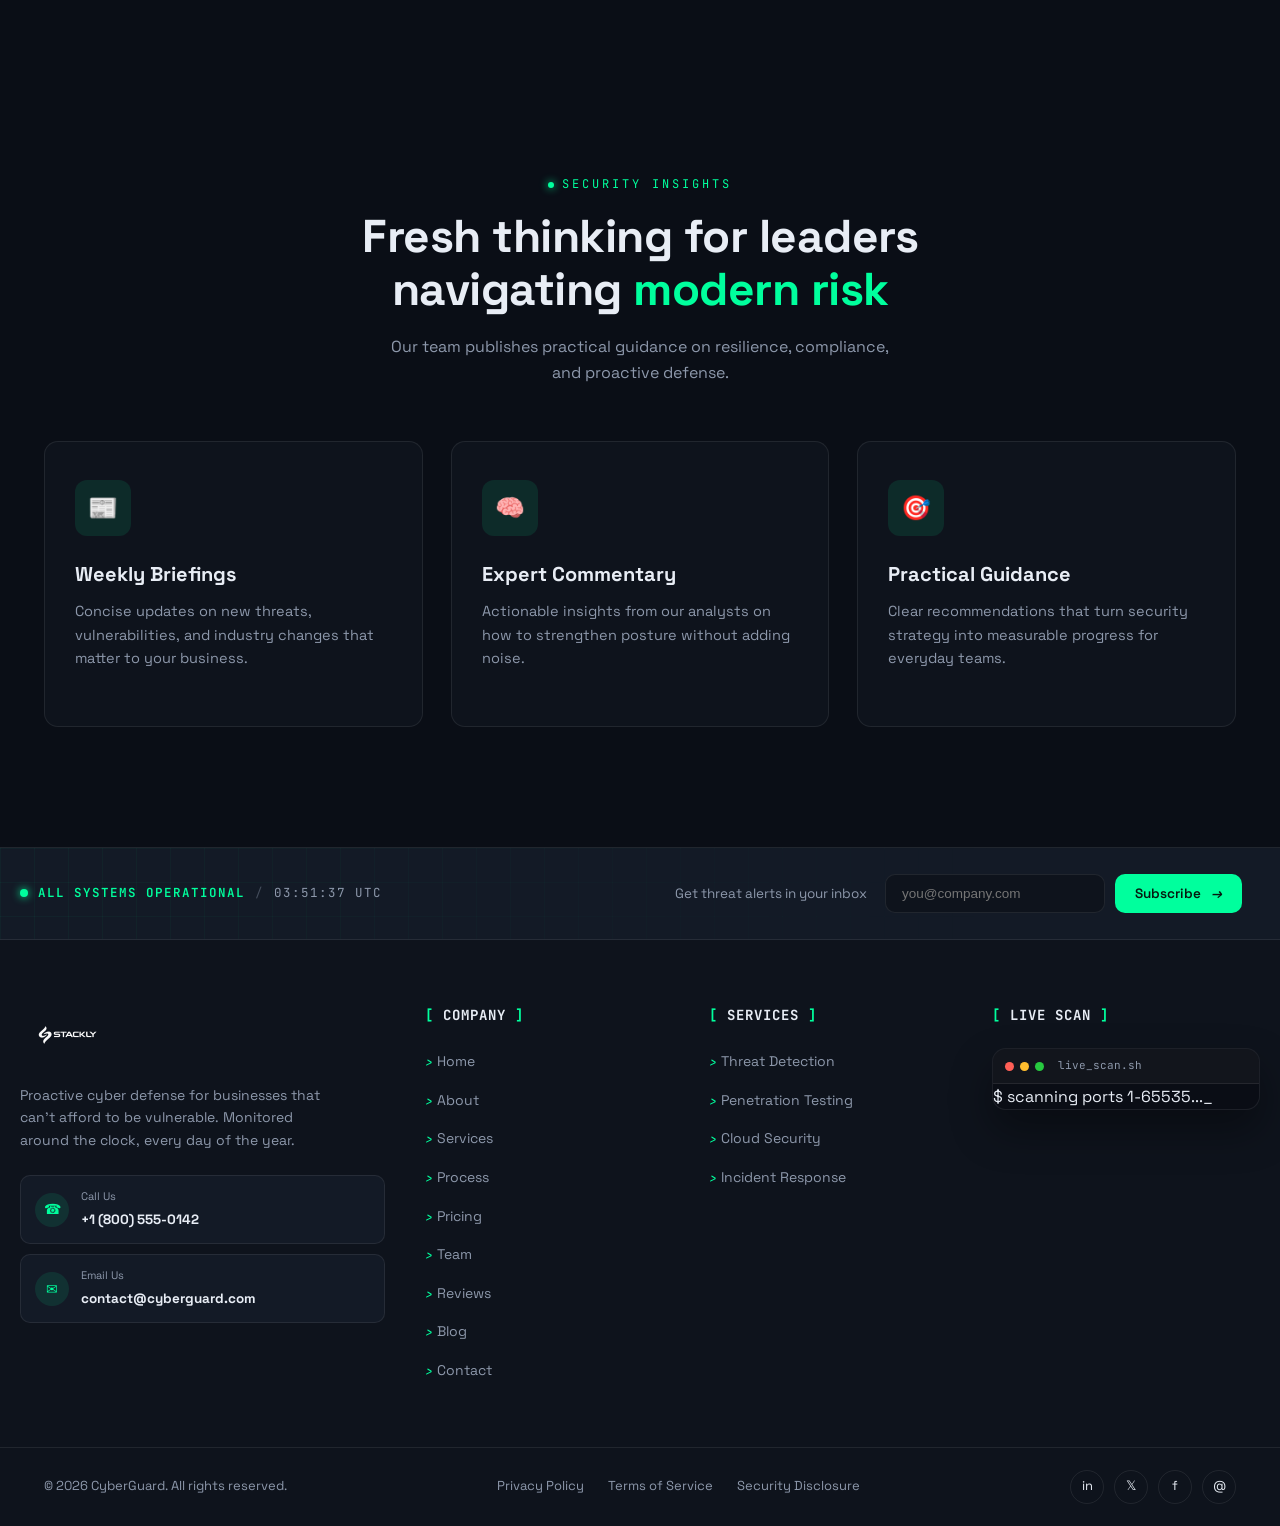
<file: blog.html>
<!DOCTYPE html>
<html lang="en">
<head>
    <meta charset="UTF-8">
    <meta name="viewport" content="width=device-width, initial-scale=1.0">
    <title>Document</title>
    <link rel="preconnect" href="https://fonts.googleapis.com">
    <link href="https://fonts.googleapis.com/css2?family=Space+Grotesk:wght@400;500;600;700&family=JetBrains+Mono:wght@400;500&display=swap" rel="stylesheet">
    <link rel="stylesheet" href="style.css">

</head>
<body>

<!-- ===== HEADER ===== -->
<header class="site-header" id="siteHeader">
  <div class="container header-inner">
    <a href="index.html" class="logo">
      <img src="logo (1).webp" alt="CyberGuard logo" class="site-logo">
    </a>

    <nav class="main-nav" id="mainNav">
      <ul>
        <li><a href="index.html" class="nav-link">Home</a></li>
        <li><a href="about.html" class="nav-link">About</a></li>
        <li><a href="services.html" class="nav-link">Services</a></li>
        <li><a href="process.html" class="nav-link">Process</a></li>
        <li><a href="pricing.html" class="nav-link">Pricing</a></li>
        <li><a href="team.html" class="nav-link">Team</a></li>
        <li><a href="reviews.html" class="nav-link">Reviews</a></li>
        <li><a href="blog.html" class="nav-link active">Blog</a></li>
        <li><a href="contact.html" class="nav-link">Contact</a></li>
        <li class="mobile-nav-cta"><a href="login.html" class="btn btn-outline header-btn">Get Protected</a></li>
      </ul>
    </nav>

    <div class="header-actions">
      <a href="login.html" class="btn btn-outline header-btn">Get Protected</a>
      <button class="hamburger" id="hamburger" aria-label="Toggle menu">
        <span></span><span></span><span></span>
      </button>
    </div>
  </div>
</header>

<!-- ===== BLOG ===== -->
<section class="blog" id="blog">
  <div class="container">
    <div class="section-head reveal-up">
      <div class="eyebrow center"><span class="eyebrow-dot"></span> LATEST INSIGHTS</div>
      <h2 class="section-title center">From the Security <span class="text-accent">Blog</span></h2>
    </div>

    <div class="blog-grid">
      <article class="blog-card reveal-up">
        <div class="blog-image">
          <img src="webp1.webp" alt="Threat Intel" />
          <span class="blog-tag">Threat Intel</span>
        </div>
        <div class="blog-content">
          <span class="blog-date">June 12, 2026</span>
          <h3>Ransomware Trends Every Business Should Watch in 2026</h3>
          <a href="404error.html" class="service-link">Read article <i class="arrow">→</i></a>
        </div>
      </article>
      <article class="blog-card reveal-up" style="--delay:0.1s">
        <div class="blog-image">
          <img src="webp2.webp" alt="Cloud" />
          <span class="blog-tag">Cloud</span>
        </div>
        <div class="blog-content">
          <span class="blog-date">June 02, 2026</span>
          <h3>5 Cloud Misconfigurations That Lead to Breaches</h3>
          <a href="404error.html" class="service-link">Read article <i class="arrow">→</i></a>
        </div>
      </article>
      <article class="blog-card reveal-up" style="--delay:0.2s">
        <div class="blog-image">
          <img src="webp3.webp" alt="Compliance" />
          <span class="blog-tag">Compliance</span>
        </div>
        <div class="blog-content">
          <span class="blog-date">May 21, 2026</span>
          <h3>A Practical Guide to SOC 2 Readiness to branch</h3>
          <a href="404error.html" class="service-link">Read article <i class="arrow">→</i></a>
        </div>
      </article>
      <article class="blog-card reveal-up" style="--delay:0.3s">
        <div class="blog-image">
          <img src="webp4.webp" alt="Phishing" />
          <span class="blog-tag">Phishing</span>
        </div>
        <div class="blog-content">
          <span class="blog-date">May 10, 2026</span>
          <h3>Anatomy of a Modern Phishing Attack</h3>
          <a href="404error.html" class="service-link">Read article <i class="arrow">→</i></a>
        </div>
      </article>
      <article class="blog-card reveal-up" style="--delay:0.4s">
        <div class="blog-image">
          <img src="webp5.webp" alt="Zero Trust" />
          <span class="blog-tag">Zero Trust</span>
        </div>
        <div class="blog-content">
          <span class="blog-date">April 28, 2026</span>
          <h3>Why Zero Trust Is No Longer Optional</h3>
          <a href="404error.html" class="service-link">Read article <i class="arrow">→</i></a>
        </div>
      </article>
      <article class="blog-card reveal-up" style="--delay:0.5s">
        <div class="blog-image">
          <img src="webp6.webp" alt="Mobile" />
          <span class="blog-tag">Mobile</span>
        </div>
        <div class="blog-content">
          <span class="blog-date">April 15, 2026</span>
          <h3>Securing Mobile Apps Against Reverse </h3>
          <a href="404error.html" class="service-link">Read article <i class="arrow">→</i></a>
        </div>
      </article>
      <article class="blog-card reveal-up" style="--delay:0.6s">
        <div class="blog-image">
          <img src="webp7.webp" alt="AI Security" />
          <span class="blog-tag">AI Security</span>
        </div>
        <div class="blog-content">
          <span class="blog-date">April 02, 2026</span>
          <h3>How Attackers Are Weaponizing AI in 2026</h3>
          <a href="404error.html" class="service-link">Read article <i class="arrow">→</i></a>
        </div>
      </article>
    </div>
  </div>
</section>

<section class="services">
  <div class="container">
    <div class="section-head reveal-up">
      <div class="eyebrow center"><span class="eyebrow-dot"></span> SECURITY INSIGHTS</div>
      <h2 class="section-title center">Fresh thinking for leaders navigating <span class="text-accent">modern risk</span></h2>
      <p class="section-text center">Our team publishes practical guidance on resilience, compliance, and proactive defense.</p>
    </div>

    <div class="services-grid">
      <div class="service-card reveal-up">
        <div class="service-icon"><span>📰</span></div>
        <h3>Weekly Briefings</h3>
        <p>Concise updates on new threats, vulnerabilities, and industry changes that matter to your business.</p>
      </div>
      <div class="service-card reveal-up" style="--delay:0.1s">
        <div class="service-icon"><span>🧠</span></div>
        <h3>Expert Commentary</h3>
        <p>Actionable insights from our analysts on how to strengthen posture without adding noise.</p>
      </div>
      <div class="service-card reveal-up" style="--delay:0.2s">
        <div class="service-icon"><span>🎯</span></div>
        <h3>Practical Guidance</h3>
        <p>Clear recommendations that turn security strategy into measurable progress for everyday teams.</p>
      </div>
    </div>
  </div>
</section>

<!-- ===== FOOTER ===== -->
<footer class="site-footer">

  <!-- top strip: status + newsletter -->
  <div class="footer-top">
    <div class="container footer-top-inner">
      <div class="footer-status">
        <span class="status-dot"></span>
        <span class="status-text">ALL SYSTEMS OPERATIONAL</span>
        <span class="status-sep">/</span>
        <span class="status-time" id="footerClock">--:--:-- UTC</span>
      </div>

      <form class="footer-newsletter" id="newsletterForm">
        <span class="newsletter-label">Get threat alerts in your inbox</span>
        <div class="newsletter-input-wrap">
          <input id="newsletterEmail" type="email" placeholder="you@company.com" required>
          <button type="submit" class="btn btn-primary"><span>Subscribe</span><i class="arrow">→</i></button>
        </div>
      </form>
    </div>
  </div>

  <div class="container footer-grid">

    <div class="footer-col footer-brand">
      <a href="#home" class="logo">
        <img src="logo (1).webp" alt="CyberGuard logo" class="site-logo footer-logo">
      </a>
      <p>Proactive cyber defense for businesses that can't afford to be vulnerable. Monitored around the clock, every day of the year.</p>

      <div class="footer-contact-cards">
        <a href="tel:+18005550142" class="footer-contact-card">
          <span class="fcc-icon">☎</span>
          <span><small>Call Us</small><strong>+1 (800) 555‑0142</strong></span>
        </a>
        <a href="mailto:contact@cyberguard.com" class="footer-contact-card">
          <span class="fcc-icon">✉</span>
          <span><small>Email Us</small><strong>contact@cyberguard.com</strong></span>
        </a>
      </div>
    </div>

    <div class="footer-col">
      <h4><span class="col-bracket">[</span> Company <span class="col-bracket">]</span></h4>
      <ul>
         <li><a href="index.html"><i class="link-arrow">›</i>Home</a></li>
         <li><a href="about.html"><i class="link-arrow">›</i>About</a></li>
         <li><a href="services.html"><i class="link-arrow">›</i>Services</a></li>
         <li><a href="process.html"><i class="link-arrow">›</i>Process</a></li>
         <li><a href="pricing.html"><i class="link-arrow">›</i>  Pricing</a></li>

         <li><a href="team.html"><i class="link-arrow">›</i>Team</a></li>
         <li><a href="reviews.html"><i class="link-arrow">›</i>Reviews</a></li>

        <li><a href="blog.html"><i class="link-arrow">›</i> Blog</a></li>
        <li><a href="contact.html"><i class="link-arrow">›</i> Contact</a></li>
      </ul>
    </div>

    <div class="footer-col">
      <h4><span class="col-bracket">[</span> Services <span class="col-bracket">]</span></h4>
      <ul>
        <li><a href="404error.html"><i class="link-arrow">›</i> Threat Detection</a></li>
        <li><a href="404error.html"><i class="link-arrow">›</i> Penetration Testing</a></li>
        <li><a href="404error.html"><i class="link-arrow">›</i> Cloud Security</a></li>
        <li><a href="404error.html"><i class="link-arrow">›</i> Incident Response</a></li>
      </ul>
    </div>

    <div class="footer-col">
      <h4><span class="col-bracket">[</span> Live Scan <span class="col-bracket">]</span></h4>
      <div class="terminal-window footer-terminal">
        <div class="terminal-bar">
          <span class="t-dot t-red"></span><span class="t-dot t-yellow"></span><span class="t-dot t-green"></span>
          <span class="terminal-title">live_scan.sh</span>
        </div>
        <div class="terminal-body">
          <p><span class="prompt">$</span> <span id="heroTerminalLine">Scanning endpoint activity...</span><span class="cursor">_</span></p>
        </div>
      </div>
    </div>

  </div>

  <div class="footer-bottom">
    <div class="container footer-bottom-inner">
      <p>© 2026 CyberGuard. All rights reserved.</p>
      <div class="footer-links"><a href="404error.html">Privacy Policy</a><a href="404error.html">Terms of Service</a><a href="404error.html">Security Disclosure</a></div>
      <div class="footer-socials">
        <a href="404error.html">in</a><a href="404error.html">𝕏</a><a href="404error.html">f</a><a href="404error.html">@</a>
      </div>
    </div>
  </div>
</footer>
<script src="script.js"></script>
</body>
</html>
</file>
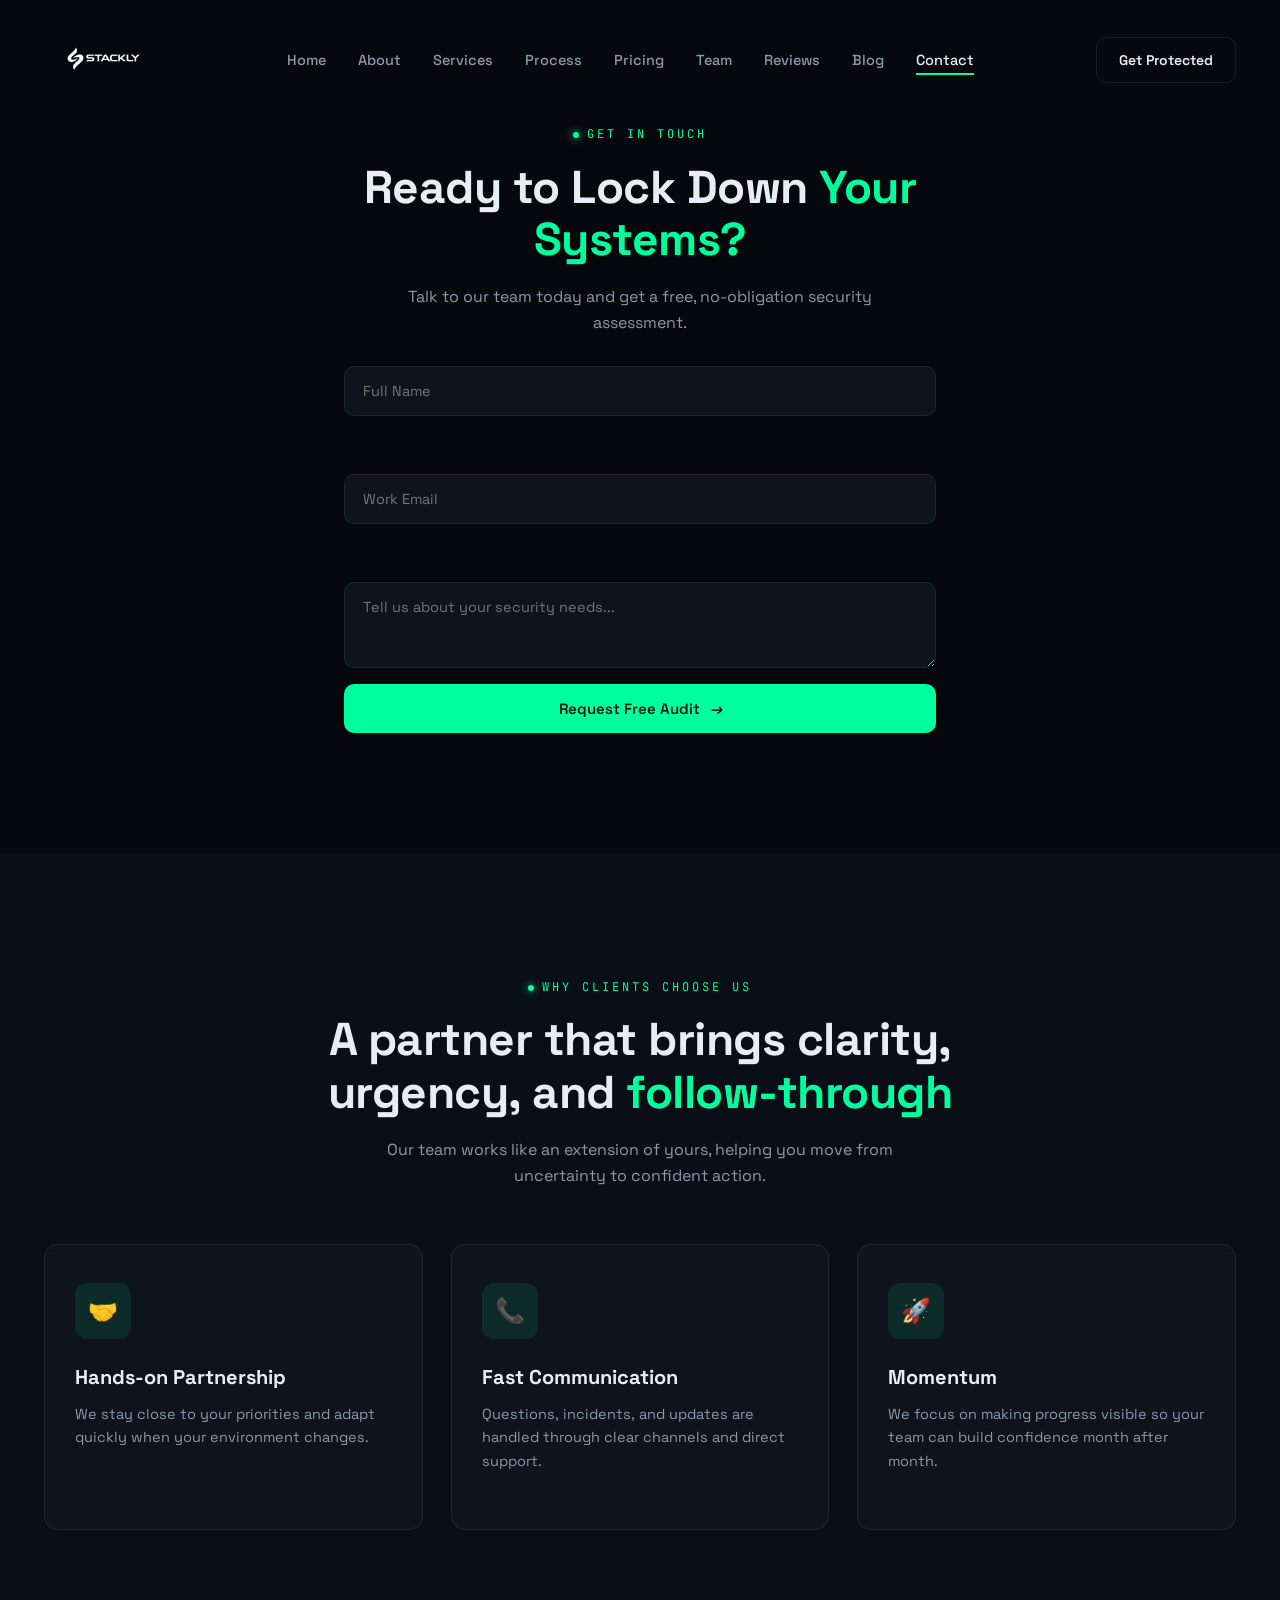
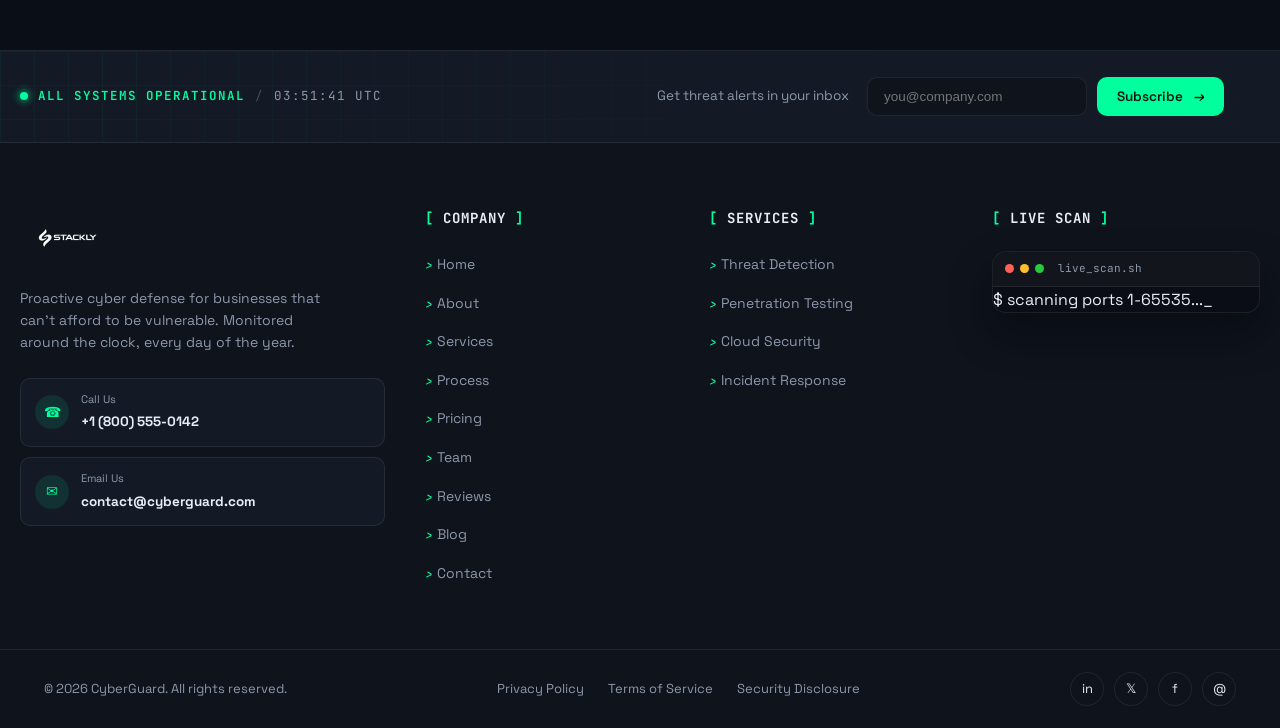
<file: contact.html>
<!DOCTYPE html>
<html lang="en">
<head>
    <meta charset="UTF-8">
    <meta name="viewport" content="width=device-width, initial-scale=1.0">
    <title>Contact Us</title>
    <link rel="preconnect" href="https://fonts.googleapis.com">
    <link href="https://fonts.googleapis.com/css2?family=Space+Grotesk:wght@400;500;600;700&family=JetBrains+Mono:wght@400;500&display=swap" rel="stylesheet">
    <link rel="stylesheet" href="style.css">
</head>
<body>

<!-- ===== HEADER ===== -->
<header class="site-header" id="siteHeader">
  <div class="container header-inner">
    <a href="index.html" class="logo">
      <img src="logo (1).webp" alt="CyberGuard logo" class="site-logo">
    </a>

    <nav class="main-nav" id="mainNav">
      <ul>
        <li><a href="index.html" class="nav-link">Home</a></li>
        <li><a href="about.html" class="nav-link">About</a></li>
        <li><a href="services.html" class="nav-link">Services</a></li>
        <li><a href="process.html" class="nav-link">Process</a></li>
        <li><a href="pricing.html" class="nav-link">Pricing</a></li>
        <li><a href="team.html" class="nav-link">Team</a></li>
        <li><a href="reviews.html" class="nav-link">Reviews</a></li>
        <li><a href="blog.html" class="nav-link">Blog</a></li>
        <li><a href="contact.html" class="nav-link active">Contact</a></li>
        <li class="mobile-nav-cta"><a href="login.html" class="btn btn-outline header-btn">Get Protected</a></li>
      </ul>
    </nav>

    <div class="header-actions">
      <a href="login.html" class="btn btn-outline header-btn">Get Protected</a>
      <button class="hamburger" id="hamburger" aria-label="Toggle menu">
        <span></span><span></span><span></span>
      </button>
    </div>
  </div>
</header>

<!-- ===== CTA ===== -->
<section class="cta" id="contact">
  <div class="cta-bg">
    <img src="webp4.webp" alt="Call to action background" class="cta-bg-image">
  </div>
  <div class="container cta-content reveal-up">
    <div class="eyebrow center"><span class="eyebrow-dot"></span> GET IN TOUCH</div>
    <h2 class="section-title center">Ready to Lock Down <span class="text-accent">Your Systems?</span></h2>
    <p class="section-text center">Talk to our team today and get a free, no-obligation security assessment.</p>
    <form class="cta-form" id="ctaForm">
      <input type="text" id="contactName" placeholder="Full Name" required>
      <div class="input-error" id="contactNameError" aria-live="polite"></div>

      <input type="email" id="contactEmail" placeholder="Work Email" required>
      <div class="input-error" id="contactEmailError" aria-live="polite"></div>

      <textarea id="contactMessage" placeholder="Tell us about your security needs..." rows="3" required></textarea>
      <button type="submit" class="btn btn-primary full-width"><span>Request Free Audit</span><i class="arrow">→</i></button>
    </form>
    <div class="form-success" id="formSuccess">✓ Thank you! We'll be in touch within 24 hours.</div>
  </div>
</section>

<section class="services">
  <div class="container">
    <div class="section-head reveal-up">
      <div class="eyebrow center"><span class="eyebrow-dot"></span> WHY CLIENTS CHOOSE US</div>
      <h2 class="section-title center">A partner that brings clarity, urgency, and <span class="text-accent">follow-through</span></h2>
      <p class="section-text center">Our team works like an extension of yours, helping you move from uncertainty to confident action.</p>
    </div>

    <div class="services-grid">
      <div class="service-card reveal-up">
        <div class="service-icon"><span>🤝</span></div>
        <h3>Hands-on Partnership</h3>
        <p>We stay close to your priorities and adapt quickly when your environment changes.</p>
      </div>
      <div class="service-card reveal-up" style="--delay:0.1s">
        <div class="service-icon"><span>📞</span></div>
        <h3>Fast Communication</h3>
        <p>Questions, incidents, and updates are handled through clear channels and direct support.</p>
      </div>
      <div class="service-card reveal-up" style="--delay:0.2s">
        <div class="service-icon"><span>🚀</span></div>
        <h3>Momentum</h3>
        <p>We focus on making progress visible so your team can build confidence month after month.</p>
      </div>
    </div>
  </div>
</section>

<!-- ===== FOOTER ===== -->
<footer class="site-footer">

  <!-- top strip: status + newsletter -->
  <div class="footer-top">
    <div class="container footer-top-inner">
      <div class="footer-status">
        <span class="status-dot"></span>
        <span class="status-text">ALL SYSTEMS OPERATIONAL</span>
        <span class="status-sep">/</span>
        <span class="status-time" id="footerClock">--:--:-- UTC</span>
      </div>

      <form class="footer-newsletter" id="newsletterForm">
        <span class="newsletter-label">Get threat alerts in your inbox</span>
        <div class="newsletter-input-wrap">
          <input type="email" id="newsletterEmail" placeholder="you@company.com" required>
          <button type="submit" class="btn btn-primary"><span>Subscribe</span><i class="arrow">→</i></button>
        </div>
        <div class="input-error" id="newsletterEmailError" aria-live="polite"></div>
      </form>
    </div>
  </div>

  <div class="container footer-grid">

    <div class="footer-col footer-brand">
      <a href="#home" class="logo">
        <img src="logo (1).webp" alt="CyberGuard logo" class="site-logo footer-logo">
      </a>
      <p>Proactive cyber defense for businesses that can't afford to be vulnerable. Monitored around the clock, every day of the year.</p>

      <div class="footer-contact-cards">
        <a href="tel:+18005550142" class="footer-contact-card">
          <span class="fcc-icon">☎</span>
          <span><small>Call Us</small><strong>+1 (800) 555‑0142</strong></span>
        </a>
        <a href="mailto:contact@cyberguard.com" class="footer-contact-card">
          <span class="fcc-icon">✉</span>
          <span><small>Email Us</small><strong>contact@cyberguard.com</strong></span>
        </a>
      </div>
    </div>

    <div class="footer-col">
      <h4><span class="col-bracket">[</span> Company <span class="col-bracket">]</span></h4>
      <ul>
         <li><a href="index.html"><i class="link-arrow">›</i>Home</a></li>
         <li><a href="about.html"><i class="link-arrow">›</i>About</a></li>
         <li><a href="services.html"><i class="link-arrow">›</i>Services</a></li>
         <li><a href="process.html"><i class="link-arrow">›</i>Process</a></li>
         <li><a href="pricing.html"><i class="link-arrow">›</i>  Pricing</a></li>
         <li><a href="team.html"><i class="link-arrow">›</i>Team</a></li>
         <li><a href="reviews.html"><i class="link-arrow">›</i>Reviews</a></li>
        <li><a href="blog.html"><i class="link-arrow">›</i> Blog</a></li>
        <li><a href="contact.html"><i class="link-arrow">›</i> Contact</a></li>
      </ul>
    </div>

    <div class="footer-col">
      <h4><span class="col-bracket">[</span> Services <span class="col-bracket">]</span></h4>
      <ul>
        <li><a href="404error.html"><i class="link-arrow">›</i> Threat Detection</a></li>
        <li><a href="404error.html"><i class="link-arrow">›</i> Penetration Testing</a></li>
        <li><a href="404error.html"><i class="link-arrow">›</i> Cloud Security</a></li>
        <li><a href="404error.html"><i class="link-arrow">›</i> Incident Response</a></li>
      </ul>
    </div>

    <div class="footer-col">
      <h4><span class="col-bracket">[</span> Live Scan <span class="col-bracket">]</span></h4>
      <div class="terminal-window footer-terminal">
        <div class="terminal-bar">
          <span class="t-dot t-red"></span><span class="t-dot t-yellow"></span><span class="t-dot t-green"></span>
          <span class="terminal-title">live_scan.sh</span>
        </div>
        <div class="terminal-body">
          <p><span class="prompt">$</span> <span id="heroTerminalLine">Scanning endpoint activity...</span><span class="cursor">_</span></p>
        </div>
      </div>
    </div>

  </div>

  <div class="footer-bottom">
    <div class="container footer-bottom-inner">
      <p>© 2026 CyberGuard. All rights reserved.</p>
      <div class="footer-links"><a href="404error.html">Privacy Policy</a><a href="404error.html">Terms of Service</a><a href="404error.html">Security Disclosure</a></div>
      <div class="footer-socials">
        <a href="404error.html">in</a><a href="404error.html">𝕏</a><a href="404error.html">f</a><a href="404error.html">@</a>
      </div>
    </div>
  </div>
</footer>
<script src="script.js"></script>
</body>
</html>
</file>
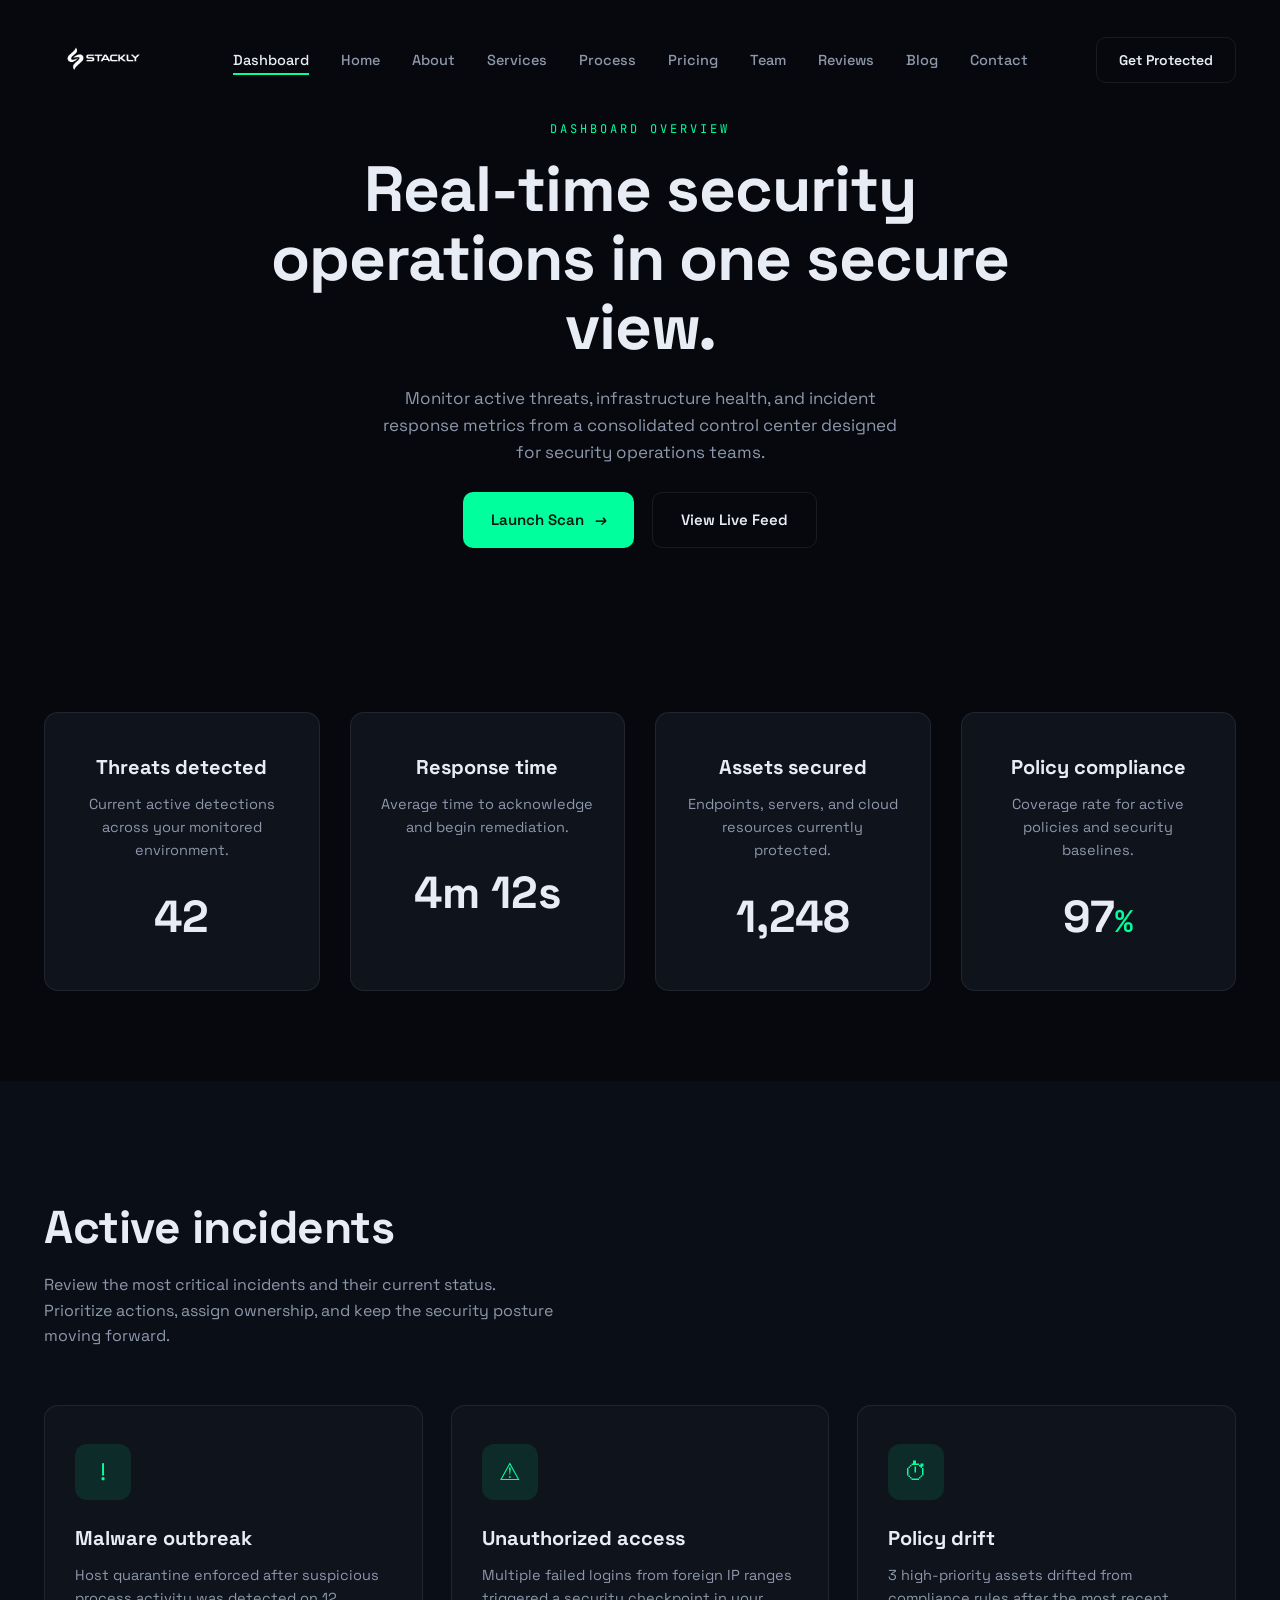
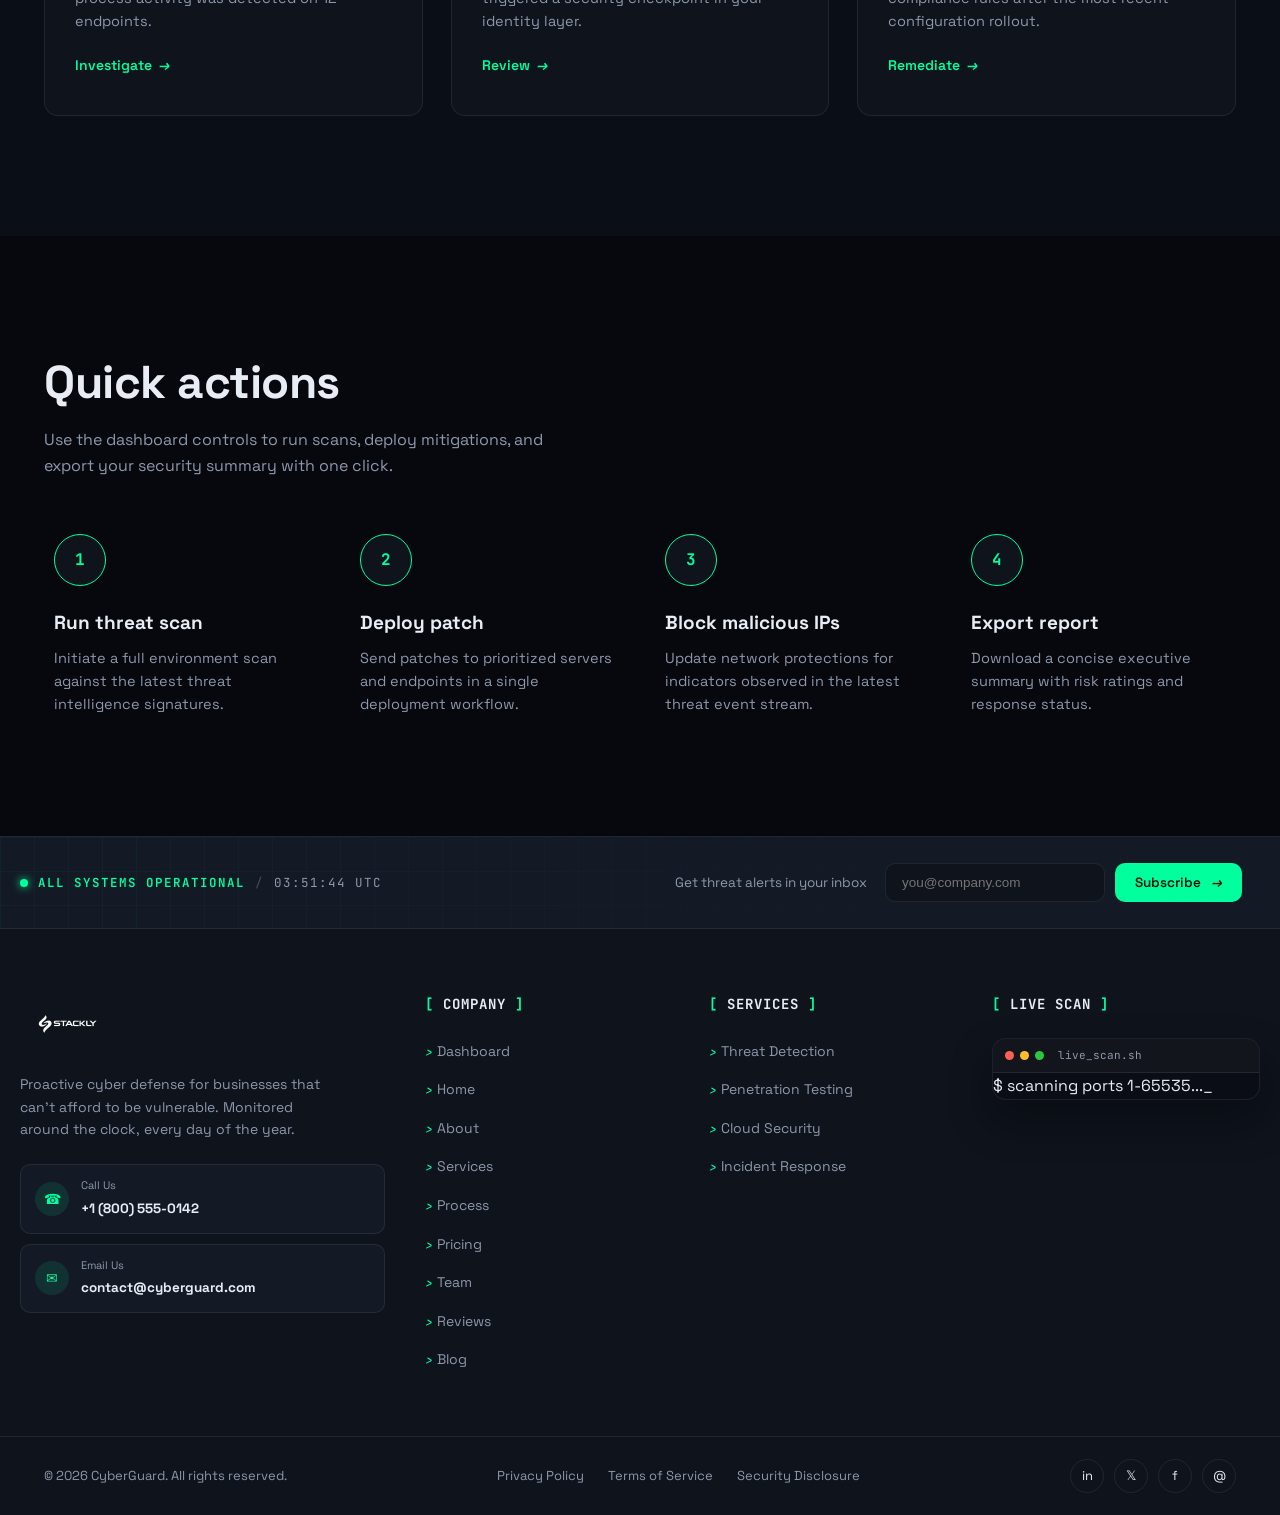
<file: dashboard.html>
<!DOCTYPE html>
<html lang="en">
<head>
<meta charset="UTF-8">
<meta name="viewport" content="width=device-width, initial-scale=1.0">
<title>Dashboard — CyberGuard</title>
<link rel="preconnect" href="https://fonts.googleapis.com">
<link href="https://fonts.googleapis.com/css2?family=Space+Grotesk:wght@400;500;600;700&family=JetBrains+Mono:wght@400;500&display=swap" rel="stylesheet">
<link rel="stylesheet" href="style.css">
</head>
<body>

<!-- ===== PRELOADER ===== -->
<div class="preloader" id="preloader">
  <div class="preloader-grid"></div>
  <div class="preloader-text">CyberGuard Dashboard<span class="dots">...</span></div>
</div>

<!-- ===== HEADER ===== -->
<header class="site-header" id="siteHeader">
  <div class="container header-inner">
    <a href="index.html" class="logo">
      <img src="logo (1).webp" alt="CyberGuard logo" class="site-logo">
    </a>

    <nav class="main-nav" id="mainNav">
      <ul>
        <li><a href="dashboard.html" class="nav-link active">Dashboard</a></li>
        <li><a href="index.html" class="nav-link">Home</a></li>
        <li><a href="about.html" class="nav-link">About</a></li>
        <li><a href="services.html" class="nav-link">Services</a></li>
        <li><a href="process.html" class="nav-link">Process</a></li>
        <li><a href="pricing.html" class="nav-link">Pricing</a></li>
        <li><a href="team.html" class="nav-link">Team</a></li>
        <li><a href="reviews.html" class="nav-link">Reviews</a></li>
        <li><a href="blog.html" class="nav-link">Blog</a></li>
        <li><a href="contact.html" class="nav-link">Contact</a></li>
        <li class="mobile-nav-cta"><a href="login.html" class="btn btn-outline header-btn">Get Protected</a></li>
      </ul>
    </nav>

    <div class="header-actions">
      <a href="login.html" class="btn btn-outline header-btn">Get Protected</a>
      <button class="hamburger" id="hamburger" aria-label="Toggle menu">
        <span></span><span></span><span></span>
      </button>
    </div>
  </div>
</header>

<!-- ===== HERO ===== -->
<section class="hero" id="home">
  <div class="container hero-inner-centered">
    <div class="hero-text hero-text-centered">
      <div class="eyebrow center reveal-up in-view">DASHBOARD OVERVIEW</div>
      <h1 class="hero-title hero-title-centered reveal-up in-view" style="--delay:0.2s">Real-time security operations in one secure view.</h1>
      <p class="hero-sub hero-sub-centered reveal-up in-view" style="--delay:0.4s">Monitor active threats, infrastructure health, and incident response metrics from a consolidated control center designed for security operations teams.</p>
      <div class="hero-cta hero-cta-centered reveal-up in-view" style="--delay:0.6s">
        <a href="404error.html" class="btn btn-primary"><span>Launch Scan</span><i class="arrow">→</i></a>
        <a href="404error.html" class="btn btn-outline"><span>View Live Feed</span></a>
      </div>
    </div>
  </div>
</section>

<!-- ===== DASHBOARD METRICS ===== -->
<section class="stats-banner">
  <div class="container">
    <div class="stats-banner-grid">
      <div class="service-card reveal-up in-view" style="--delay:0.1s;">
        <h3>Threats detected</h3>
        <p>Current active detections across your monitored environment.</p>
        <strong style="display:block; margin-top:18px; font-size:2.8rem;">42</strong>
      </div>
      <div class="service-card reveal-up in-view" style="--delay:0.2s;">
        <h3>Response time</h3>
        <p>Average time to acknowledge and begin remediation.</p>
        <strong style="display:block; margin-top:18px; font-size:2.8rem;">4m 12s</strong>
      </div>
      <div class="service-card reveal-up in-view" style="--delay:0.3s;">
        <h3>Assets secured</h3>
        <p>Endpoints, servers, and cloud resources currently protected.</p>
        <strong style="display:block; margin-top:18px; font-size:2.8rem;">1,248</strong>
      </div>
      <div class="service-card reveal-up in-view" style="--delay:0.4s;">
        <h3>Policy compliance</h3>
        <p>Coverage rate for active policies and security baselines.</p>
        <strong style="display:block; margin-top:18px; font-size:2.8rem;">97<span class="stat-suffix">%</span></strong>
      </div>
    </div>
  </div>
</section>

<!-- ===== INCIDENTS & ALERTS ===== -->
<section class="services">
  <div class="container">
    <div class="section-head">
      <h2 class="section-title">Active incidents</h2>
      <p class="section-text">Review the most critical incidents and their current status. Prioritize actions, assign ownership, and keep the security posture moving forward.</p>
    </div>

    <div class="services-grid">
      <article class="service-card reveal-up in-view" style="--delay:0.2s;">
        <div class="service-icon">!</div>
        <h3>Malware outbreak</h3>
        <p>Host quarantine enforced after suspicious process activity was detected on 12 endpoints.</p>
        <span class="service-link">Investigate<i class="arrow">→</i></span>
      </article>
      <article class="service-card reveal-up in-view" style="--delay:0.3s;">
        <div class="service-icon">⚠</div>
        <h3>Unauthorized access</h3>
        <p>Multiple failed logins from foreign IP ranges triggered a security checkpoint in your identity layer.</p>
        <span class="service-link">Review<i class="arrow">→</i></span>
      </article>
      <article class="service-card reveal-up in-view" style="--delay:0.4s;">
        <div class="service-icon">⏱</div>
        <h3>Policy drift</h3>
        <p>3 high-priority assets drifted from compliance rules after the most recent configuration rollout.</p>
        <span class="service-link">Remediate<i class="arrow">→</i></span>
      </article>
    </div>
  </div>
</section>

<!-- ===== QUICK ACTIONS ===== -->
<section class="process">
  <div class="container">
    <div class="section-head">
      <h2 class="section-title">Quick actions</h2>
      <p class="section-text">Use the dashboard controls to run scans, deploy mitigations, and export your security summary with one click.</p>
    </div>

    <div class="process-track">
      <div class="process-step reveal-up in-view" style="--delay:0.2s;">
        <div class="process-num">1</div>
        <h3>Run threat scan</h3>
        <p>Initiate a full environment scan against the latest threat intelligence signatures.</p>
      </div>
      <div class="process-step reveal-up in-view" style="--delay:0.3s;">
        <div class="process-num">2</div>
        <h3>Deploy patch</h3>
        <p>Send patches to prioritized servers and endpoints in a single deployment workflow.</p>
      </div>
      <div class="process-step reveal-up in-view" style="--delay:0.4s;">
        <div class="process-num">3</div>
        <h3>Block malicious IPs</h3>
        <p>Update network protections for indicators observed in the latest threat event stream.</p>
      </div>
      <div class="process-step reveal-up in-view" style="--delay:0.5s;">
        <div class="process-num">4</div>
        <h3>Export report</h3>
        <p>Download a concise executive summary with risk ratings and response status.</p>
      </div>
    </div>
  </div>
</section>

<!-- ===== FOOTER ===== -->
<footer class="site-footer">
  <div class="footer-top">
    <div class="container footer-top-inner">
      <div class="footer-status">
        <span class="status-dot"></span>
        <span class="status-text">ALL SYSTEMS OPERATIONAL</span>
        <span class="status-sep">/</span>
        <span class="status-time" id="footerClock">--:--:-- UTC</span>
      </div>

      <form class="footer-newsletter" id="newsletterForm">
        <span class="newsletter-label">Get threat alerts in your inbox</span>
        <div class="newsletter-input-wrap">
          <input id="newsletterEmail" type="email" placeholder="you@company.com" required>
          <button type="submit" class="btn btn-primary"><span>Subscribe</span><i class="arrow">→</i></button>
        </div>
      </form>
    </div>
  </div>

  <div class="container footer-grid">
    <div class="footer-col footer-brand">
      <a href="index.html" class="logo">
        <img src="logo (1).webp" alt="CyberGuard logo" class="site-logo footer-logo">
      </a>
      <p>Proactive cyber defense for businesses that can't afford to be vulnerable. Monitored around the clock, every day of the year.</p>

      <div class="footer-contact-cards">
        <a href="tel:+18005550142" class="footer-contact-card">
          <span class="fcc-icon">☎</span>
          <span><small>Call Us</small><strong>+1 (800) 555‑0142</strong></span>
        </a>
        <a href="mailto:contact@cyberguard.com" class="footer-contact-card">
          <span class="fcc-icon">✉</span>
          <span><small>Email Us</small><strong>contact@cyberguard.com</strong></span>
        </a>
      </div>
    </div>

    <div class="footer-col">
      <h4><span class="col-bracket">[</span> Company <span class="col-bracket">]</span></h4>
      <ul>
        <li><a href="dashboard.html"><i class="link-arrow">›</i>Dashboard</a></li>
        <li><a href="index.html"><i class="link-arrow">›</i>Home</a></li>
        <li><a href="about.html"><i class="link-arrow">›</i>About</a></li>
        <li><a href="services.html"><i class="link-arrow">›</i>Services</a></li>
        <li><a href="process.html"><i class="link-arrow">›</i>Process</a></li>
        <li><a href="pricing.html"><i class="link-arrow">›</i>Pricing</a></li>
        <li><a href="team.html"><i class="link-arrow">›</i>Team</a></li>
        <li><a href="reviews.html"><i class="link-arrow">›</i>Reviews</a></li>
        <li><a href="blog.html"><i class="link-arrow">›</i>Blog</a></li>
      </ul>
    </div>

    <div class="footer-col">
      <h4><span class="col-bracket">[</span> Services <span class="col-bracket">]</span></h4>
      <ul>
        <li><a href="404error.html"><i class="link-arrow">›</i> Threat Detection</a></li>
        <li><a href="404error.html"><i class="link-arrow">›</i> Penetration Testing</a></li>
        <li><a href="404error.html"><i class="link-arrow">›</i> Cloud Security</a></li>
        <li><a href="404error.html"><i class="link-arrow">›</i> Incident Response</a></li>
      </ul>
    </div>

    <div class="footer-col">
      <h4><span class="col-bracket">[</span> Live Scan <span class="col-bracket">]</span></h4>
      <div class="terminal-window footer-terminal">
        <div class="terminal-bar">
          <span class="t-dot t-red"></span><span class="t-dot t-yellow"></span><span class="t-dot t-green"></span>
          <span class="terminal-title">live_scan.sh</span>
        </div>
        <div class="terminal-body">
          <p><span class="prompt">$</span> <span id="heroTerminalLine">Scanning endpoint activity...</span><span class="cursor">_</span></p>
        </div>
      </div>
    </div>
  </div>

  <div class="footer-bottom">
    <div class="container footer-bottom-inner">
      <p>© 2026 CyberGuard. All rights reserved.</p>
      <div class="footer-links"><a href="404error.html">Privacy Policy</a><a href="404error.html">Terms of Service</a><a href="404error.html">Security Disclosure</a></div>
      <div class="footer-socials">
        <a href="404error.html">in</a><a href="404error.html">𝕏</a><a href="404error.html">f</a><a href="404error.html">@</a>
      </div>
    </div>
  </div>
</footer>

<button class="back-to-top" id="backToTop" aria-label="Back to top">↑</button>

<script src="script.js"></script>
</body>
</html>
</file>
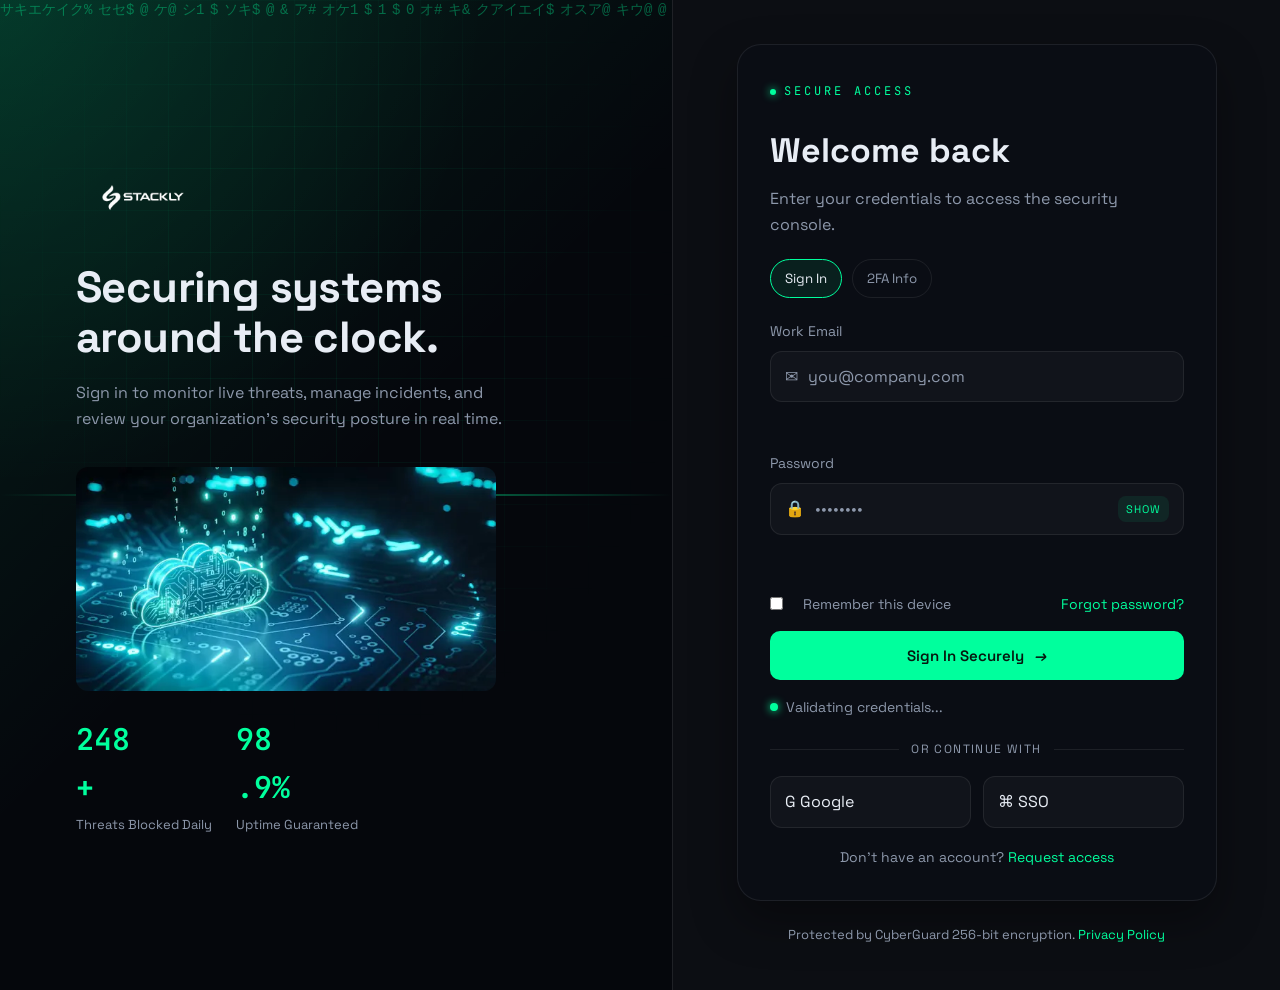
<file: login.html>
<!DOCTYPE html>
<html lang="en">
<head>
<meta charset="UTF-8">
<meta name="viewport" content="width=device-width, initial-scale=1.0">
<title>Login — CyberGuard</title>
<link rel="preconnect" href="https://fonts.googleapis.com">
<link href="https://fonts.googleapis.com/css2?family=Space+Grotesk:wght@400;500;600;700&family=JetBrains+Mono:wght@400;500&display=swap" rel="stylesheet">
<link rel="stylesheet" href="style.css">
</head>
<body class="auth-body">

<div class="auth-screen">

  <!-- LEFT: BRAND / VISUAL PANEL -->
  <div class="auth-side">
    <canvas id="matrixCanvas"></canvas>
    <div class="hero-grid-overlay"></div>
    <div class="scan-line"></div>

    <div class="auth-side-content">
      <a href="index.html" class="logo">
        <img src="logo (1).webp" alt="CyberGuard logo" class="site-logo">
      </a>

      <h2 class="auth-side-title">Securing systems<br>around the clock.</h2>
      <p class="auth-side-text">Sign in to monitor live threats, manage incidents, and review your organization's security posture in real time.</p>

      <img src="webp6.webp" alt="security visual" class="auth-side-image">

      <div class="auth-side-stats">
        <div class="stat-item">
          <span class="stat-num" data-count="250">0</span><span class="stat-suffix">+</span>
          <p>Threats Blocked Daily</p>
        </div>
        <div class="stat-item">
          <span class="stat-num" data-count="99">0</span><span class="stat-suffix">.9%</span>
          <p>Uptime Guaranteed</p>
        </div>
      </div>
    </div>
  </div>

  <!-- RIGHT: FORM PANEL -->
  <div class="auth-form-panel">
    <a href="index.html" class="logo auth-mobile-logo">
      <img src="logo (1).webp" alt="CyberGuard logo" class="site-logo auth-mobile-logo-img">
    </a>

    <div class="auth-card reveal-up in-view">
      <div class="eyebrow"><span class="eyebrow-dot"></span> SECURE ACCESS</div>
      <h1 class="auth-title">Welcome back</h1>
      <p class="auth-sub">Enter your credentials to access the security console.</p>

      <div class="auth-tabs">
        <button class="auth-tab active" data-tab="login">Sign In</button>
        <a href="404error.html"> <button class="auth-tab" data-tab="2fa-info">2FA Info</button> </a>
      </div>

      <form class="auth-form" id="loginForm" novalidate>
        <div class="form-field">
          <label for="email">Work Email</label>
          <div class="input-wrap">
            <span class="input-icon">✉</span>
            <input type="email" id="email" placeholder="you@company.com" required aria-describedby="loginEmailError" aria-invalid="false">
          </div>
          <div class="input-error" id="loginEmailError" aria-live="polite"></div>
        </div>

        <div class="form-field">
          <label for="password">Password</label>
          <div class="input-wrap">
            <span class="input-icon">🔒</span>
            <input type="password" id="password" placeholder="••••••••" minlength="8" required>
            <button type="button" class="input-toggle" id="togglePassword">SHOW</button>
          </div>
          <div class="input-error" id="loginPasswordError" aria-live="polite"></div>
          <div class="password-strength" id="passwordStrength">
            <span></span><span></span><span></span><span></span>
          </div>
        </div>

        <div class="form-row">
          <label class="checkbox-wrap">
            <input type="checkbox">
            <span class="checkbox-box"></span>
            Remember this device
          </label>
          <a href="404error.html" class="forgot-link">Forgot password?</a>
        </div>

        <button type="submit" class="btn btn-primary full-width auth-submit" id="loginSubmit">
          <span>Sign In Securely</span><i class="arrow">→</i>
        </button>

        <div class="auth-status" id="authStatus">
          <span class="status-dot"></span> <span id="authStatusText">Validating credentials...</span>
        </div>
      </form>

      <div class="auth-divider"><span>OR CONTINUE WITH</span></div>

      <div class="auth-social">
        <a href="404error.html" class="social-btn"><span class="social-icon">G</span> Google</a>
        <a href="404error.html" class="social-btn"><span class="social-icon">⌘</span> SSO</a>
      </div>

      <p class="auth-footer-text">Don't have an account? <a href="#" id="openCreateAccount">Request access</a></p>
    </div>

    <p class="auth-legal">Protected by CyberGuard 256-bit encryption. <a href="404error.html">Privacy Policy</a></p>
  </div>
  </div>


<!-- Create Account Modal -->
<div class="modal-backdrop" id="createAccountModal" aria-hidden="true">
  <div class="modal" role="dialog" aria-modal="true" aria-labelledby="createAccountTitle">
    <button class="modal-close" id="closeCreateAccount" aria-label="Close modal">×</button>
    <h2 id="createAccountTitle">Request Access — Create Account</h2>
    <p class="modal-sub">Provide your details and we'll review your access request.</p>

    <form id="createAccountForm" class="auth-form">
      <div class="form-field">
        <label for="createName">Full name</label>
        <div class="input-wrap">
          <input type="text" id="createName" placeholder="Jane Doe" required>
        </div>
        <div class="input-error" id="createNameError" aria-live="polite"></div>
      </div>

      <div class="form-field">
        <label for="createEmail">Work email</label>
        <div class="input-wrap">
          <input type="email" id="createEmail" placeholder="you@company.com" required>
        </div>
        <div class="input-error" id="createEmailError" aria-live="polite"></div>
      </div>

      <div class="form-field">
        <label for="createPassword">Password</label>
        <div class="input-wrap">
          <input type="password" id="createPassword" placeholder="Create a password" minlength="8" required>
          <button type="button" class="input-toggle modal-toggle" id="createTogglePassword">SHOW</button>
        </div>
        <div class="input-error" id="createPasswordError" aria-live="polite"></div>
      </div>

      <div class="form-field">
        <label for="createPasswordConfirm">Confirm password</label>
        <div class="input-wrap">
          <input type="password" id="createPasswordConfirm" placeholder="Confirm password" minlength="8" required>
          <button type="button" class="input-toggle modal-toggle" id="createToggleConfirm">SHOW</button>
        </div>
        <div class="input-error" id="createPasswordConfirmError" aria-live="polite"></div>
      </div>

      <div class="form-row" style="justify-content:flex-end;">
        <button type="button" class="btn btn-outline" id="cancelCreate">Cancel</button>
        <button type="submit" class="btn btn-primary">Request Access</button>
      </div>
    </form>
  </div>
</div>

<script src="script.js"></script>
</body>
</html>
</file>
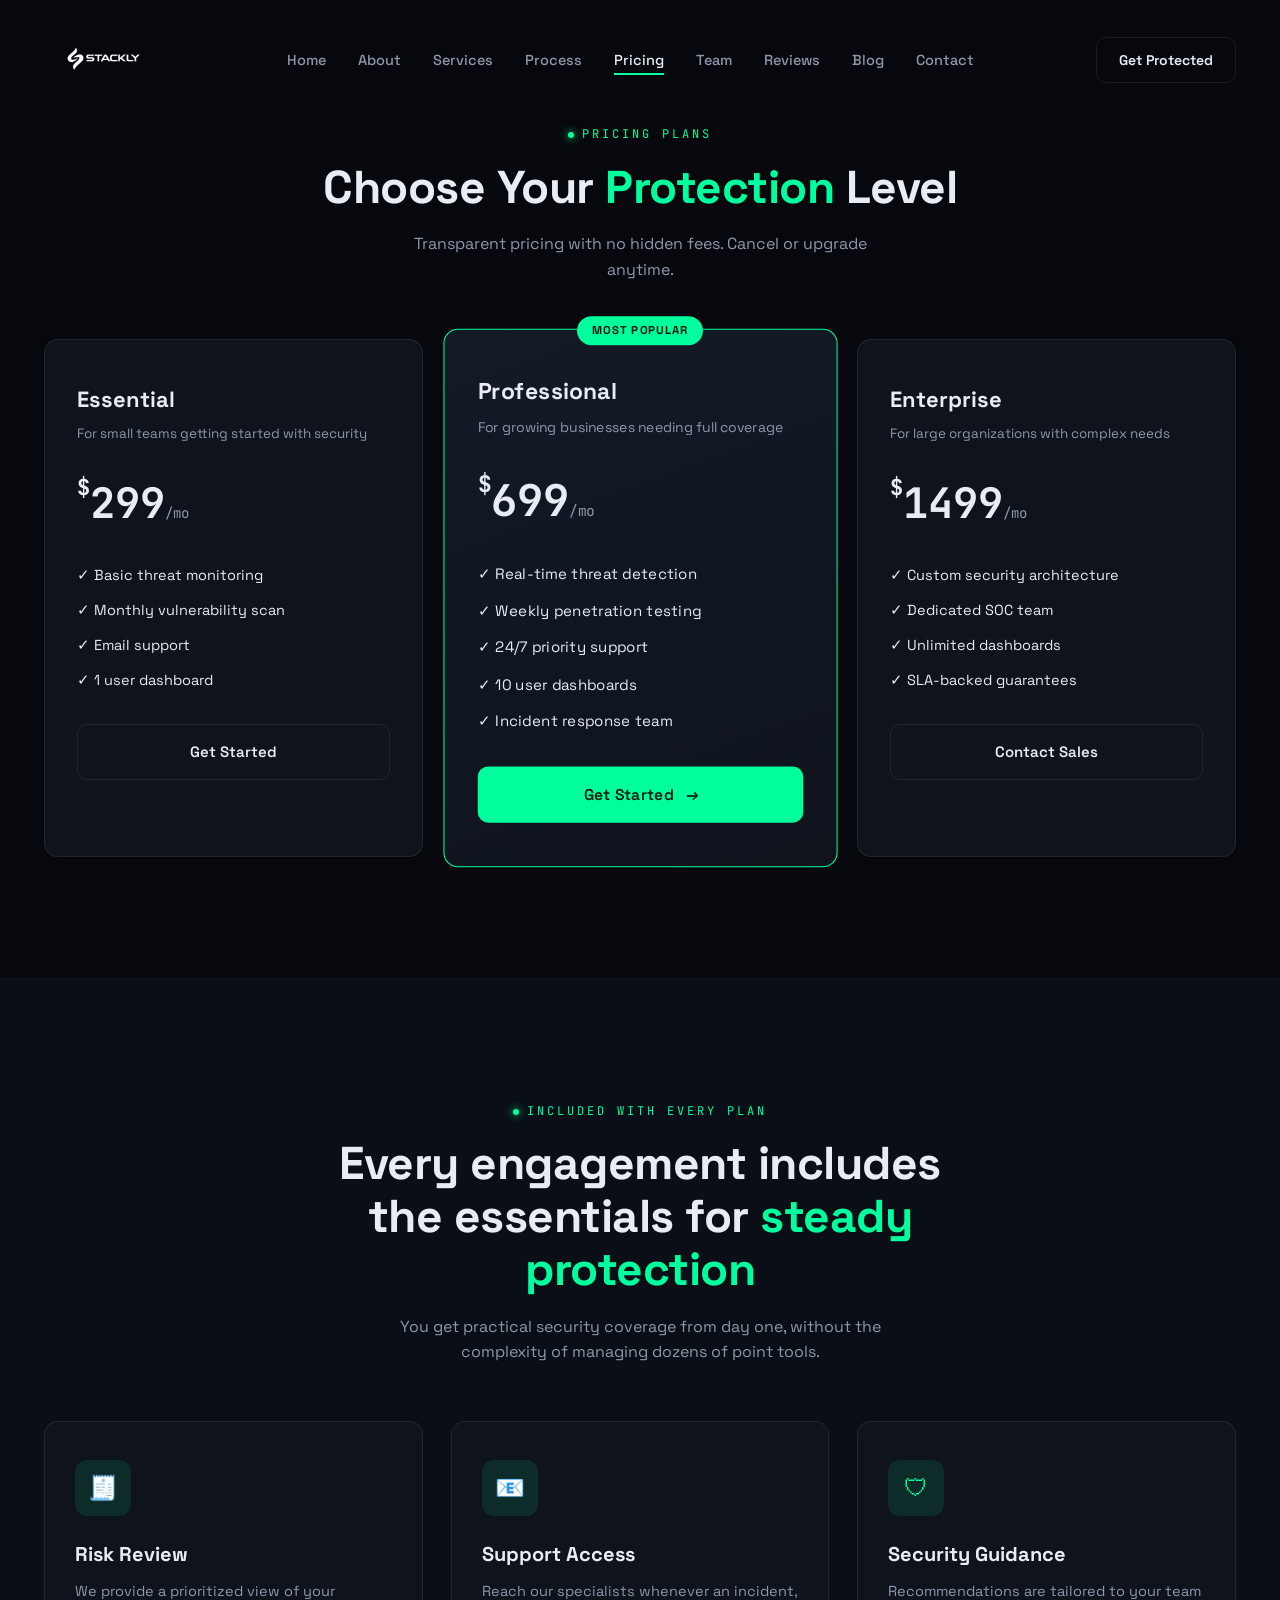
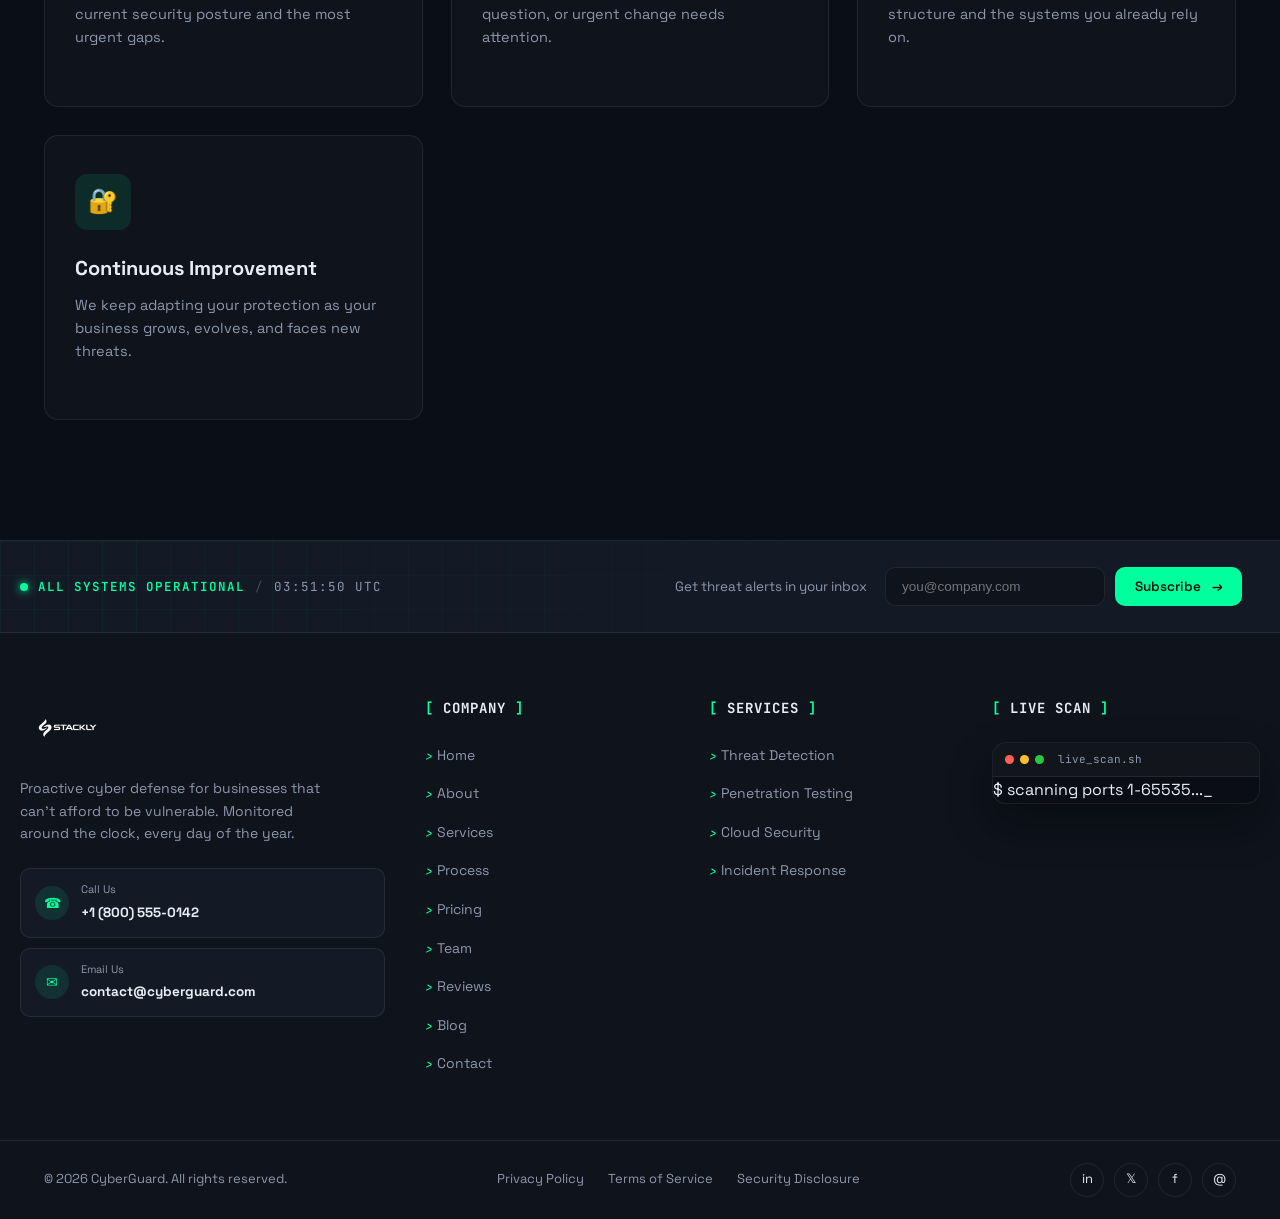
<file: pricing.html>
<!DOCTYPE html>
<html lang="en">
<head>
    <meta charset="UTF-8">
    <meta name="viewport" content="width=device-width, initial-scale=1.0">
    <title>Document</title>
    <link rel="preconnect" href="https://fonts.googleapis.com">
    <link href="https://fonts.googleapis.com/css2?family=Space+Grotesk:wght@400;500;600;700&family=JetBrains+Mono:wght@400;500&display=swap" rel="stylesheet">
    <link rel="stylesheet" href="style.css">
</head>
<body>

  <!-- ===== HEADER ===== -->
<header class="site-header" id="siteHeader">
  <div class="container header-inner">
    <a href="index.html" class="logo">
      <img src="logo (1).webp" alt="CyberGuard logo" class="site-logo">
    </a>

    <nav class="main-nav" id="mainNav">
      <ul>
        <li><a href="index.html" class="nav-link">Home</a></li>
        <li><a href="about.html" class="nav-link active">About</a></li>
        <li><a href="services.html" class="nav-link">Services</a></li>
        <li><a href="process.html" class="nav-link">Process</a></li>
        <li><a href="pricing.html" class="nav-link">Pricing</a></li>
        <li><a href="team.html" class="nav-link">Team</a></li>
        <li><a href="reviews.html" class="nav-link">Reviews</a></li>
        <li><a href="blog.html" class="nav-link">Blog</a></li>
        <li><a href="contact.html" class="nav-link">Contact</a></li>
        <li class="mobile-nav-cta"><a href="login.html" class="btn btn-outline header-btn">Get Protected</a></li>
      </ul>
    </nav>

    <div class="header-actions">
      <a href="login.html" class="btn btn-outline header-btn">Get Protected</a>
      <button class="hamburger" id="hamburger" aria-label="Toggle menu">
        <span></span><span></span><span></span>
      </button>
    </div>
  </div>
</header>
    
<!-- ===== PRICING ===== -->
<section class="pricing" id="pricing">
  <div class="container">
    <div class="section-head reveal-up">
      <div class="eyebrow center"><span class="eyebrow-dot"></span> PRICING PLANS</div>
      <h2 class="section-title center">Choose Your <span class="text-accent">Protection</span> Level</h2>
      <p class="section-text center">Transparent pricing with no hidden fees. Cancel or upgrade anytime.</p>
    </div>

    <div class="pricing-grid">
      <div class="price-card reveal-up">
        <h3>Essential</h3>
        <p class="price-desc">For small teams getting started with security</p>
        <div class="price"><span class="currency">$</span>299<span class="period">/mo</span></div>
        <ul class="price-features">
          <li>✓ Basic threat monitoring</li>
          <li>✓ Monthly vulnerability scan</li>
          <li>✓ Email support</li>
          <li>✓ 1 user dashboard</li>
        </ul>
        <a href="404error.html" class="btn btn-outline full-width">Get Started</a>
      </div>

      <div class="price-card featured reveal-up" style="--delay:0.1s">
        <span class="price-tag">MOST POPULAR</span>
        <h3>Professional</h3>
        <p class="price-desc">For growing businesses needing full coverage</p>
        <div class="price"><span class="currency">$</span>699<span class="period">/mo</span></div>
        <ul class="price-features">
          <li>✓ Real-time threat detection</li>
          <li>✓ Weekly penetration testing</li>
          <li>✓ 24/7 priority support</li>
          <li>✓ 10 user dashboards</li>
          <li>✓ Incident response team</li>
        </ul>
        <a href="404error.html" class="btn btn-primary full-width"><span>Get Started</span><i class="arrow">→</i></a>
      </div>

      <div class="price-card reveal-up" style="--delay:0.2s">
        <h3>Enterprise</h3>
        <p class="price-desc">For large organizations with complex needs</p>
        <div class="price"><span class="currency">$</span>1499<span class="period">/mo</span></div>
        <ul class="price-features">
          <li>✓ Custom security architecture</li>
          <li>✓ Dedicated SOC team</li>
          <li>✓ Unlimited dashboards</li>
          <li>✓ SLA-backed guarantees</li>
        </ul>
        <a href="404error.html" class="btn btn-outline full-width">Contact Sales</a>
      </div>
    </div>
  </div>
</section>

<section class="services">
  <div class="container">
    <div class="section-head reveal-up">
      <div class="eyebrow center"><span class="eyebrow-dot"></span> INCLUDED WITH EVERY PLAN</div>
      <h2 class="section-title center">Every engagement includes the essentials for <span class="text-accent">steady protection</span></h2>
      <p class="section-text center">You get practical security coverage from day one, without the complexity of managing dozens of point tools.</p>
    </div>

    <div class="services-grid">
      <div class="service-card reveal-up">
        <div class="service-icon"><span>🧾</span></div>
        <h3>Risk Review</h3>
        <p>We provide a prioritized view of your current security posture and the most urgent gaps.</p>
      </div>
      <div class="service-card reveal-up" style="--delay:0.1s">
        <div class="service-icon"><span>📧</span></div>
        <h3>Support Access</h3>
        <p>Reach our specialists whenever an incident, question, or urgent change needs attention.</p>
      </div>
      <div class="service-card reveal-up" style="--delay:0.2s">
        <div class="service-icon"><span>🛡</span></div>
        <h3>Security Guidance</h3>
        <p>Recommendations are tailored to your team structure and the systems you already rely on.</p>
      </div>
      <div class="service-card reveal-up" style="--delay:0.3s">
        <div class="service-icon"><span>🔐</span></div>
        <h3>Continuous Improvement</h3>
        <p>We keep adapting your protection as your business grows, evolves, and faces new threats.</p>
      </div>
    </div>
  </div>
</section>

<!-- ===== FOOTER ===== -->
<footer class="site-footer">

  <!-- top strip: status + newsletter -->
  <div class="footer-top">
    <div class="container footer-top-inner">
      <div class="footer-status">
        <span class="status-dot"></span>
        <span class="status-text">ALL SYSTEMS OPERATIONAL</span>
        <span class="status-sep">/</span>
        <span class="status-time" id="footerClock">--:--:-- UTC</span>
      </div>

      <form class="footer-newsletter" id="newsletterForm">
        <span class="newsletter-label">Get threat alerts in your inbox</span>
        <div class="newsletter-input-wrap">
          <input id="newsletterEmail" type="email" placeholder="you@company.com" required>
          <button type="submit" class="btn btn-primary"><span>Subscribe</span><i class="arrow">→</i></button>
        </div>
      </form>
    </div>
  </div>

  <div class="container footer-grid">

    <div class="footer-col footer-brand">
      <a href="#home" class="logo">
        <img src="logo (1).webp" alt="CyberGuard logo" class="site-logo footer-logo">
      </a>
      <p>Proactive cyber defense for businesses that can't afford to be vulnerable. Monitored around the clock, every day of the year.</p>

      <div class="footer-contact-cards">
        <a href="tel:+18005550142" class="footer-contact-card">
          <span class="fcc-icon">☎</span>
          <span><small>Call Us</small><strong>+1 (800) 555‑0142</strong></span>
        </a>
        <a href="mailto:contact@cyberguard.com" class="footer-contact-card">
          <span class="fcc-icon">✉</span>
          <span><small>Email Us</small><strong>contact@cyberguard.com</strong></span>
        </a>
      </div>
    </div>

    <div class="footer-col">
      <h4><span class="col-bracket">[</span> Company <span class="col-bracket">]</span></h4>
      <ul>
         <li><a href="index.html"><i class="link-arrow">›</i>Home</a></li>
         <li><a href="about.html"><i class="link-arrow">›</i>About</a></li>
         <li><a href="services.html"><i class="link-arrow">›</i>Services</a></li>
         <li><a href="process.html"><i class="link-arrow">›</i>Process</a></li>
         <li><a href="pricing.html"><i class="link-arrow">›</i>  Pricing</a></li>

         <li><a href="team.html"><i class="link-arrow">›</i>Team</a></li>
         <li><a href="reviews.html"><i class="link-arrow">›</i>Reviews</a></li>

        <li><a href="blog.html"><i class="link-arrow">›</i> Blog</a></li>
        <li><a href="contact.html"><i class="link-arrow">›</i> Contact</a></li>
      </ul>
    </div>

    <div class="footer-col">
      <h4><span class="col-bracket">[</span> Services <span class="col-bracket">]</span></h4>
      <ul>
        <li><a href="404error.html"><i class="link-arrow">›</i> Threat Detection</a></li>
        <li><a href="404error.html"><i class="link-arrow">›</i> Penetration Testing</a></li>
        <li><a href="404error.html"><i class="link-arrow">›</i> Cloud Security</a></li>
        <li><a href="404error.html"><i class="link-arrow">›</i> Incident Response</a></li>
      </ul>
    </div>

    <div class="footer-col">
      <h4><span class="col-bracket">[</span> Live Scan <span class="col-bracket">]</span></h4>
      <div class="terminal-window footer-terminal">
        <div class="terminal-bar">
          <span class="t-dot t-red"></span><span class="t-dot t-yellow"></span><span class="t-dot t-green"></span>
          <span class="terminal-title">live_scan.sh</span>
        </div>
        <div class="terminal-body">
          <p><span class="prompt">$</span> <span id="heroTerminalLine">Scanning endpoint activity...</span><span class="cursor">_</span></p>
        </div>
      </div>
    </div>

  </div>

  <div class="footer-bottom">
    <div class="container footer-bottom-inner">
      <p>© 2026 CyberGuard. All rights reserved.</p>
      <div class="footer-links"><a href="404error.html">Privacy Policy</a><a href="404error.html">Terms of Service</a><a href="404error.html">Security Disclosure</a></div>
      <div class="footer-socials">
        <a href="404error.html">in</a><a href="404error.html">𝕏</a><a href="404error.html">f</a><a href="404error.html">@</a>
      </div>
    </div>
  </div>
</footer>
<script src="script.js"></script>
</body>
</html>
</file>
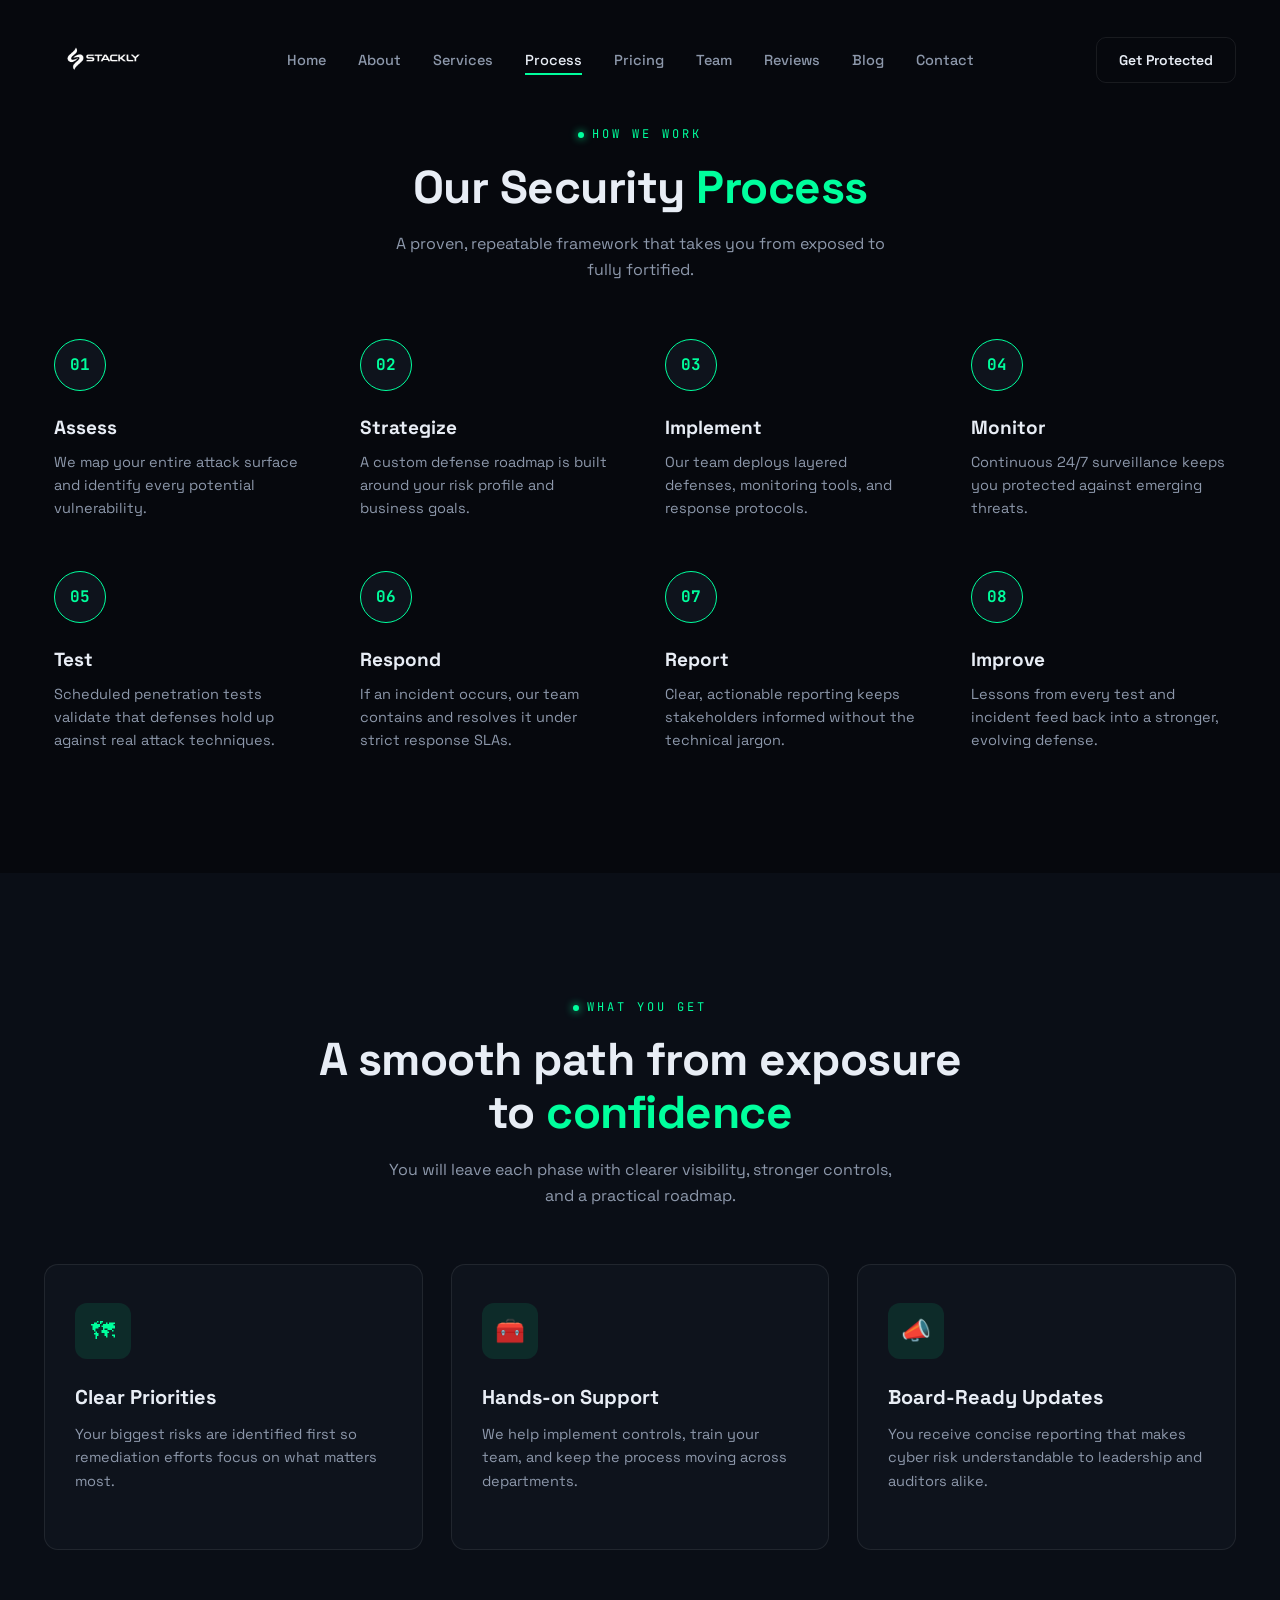
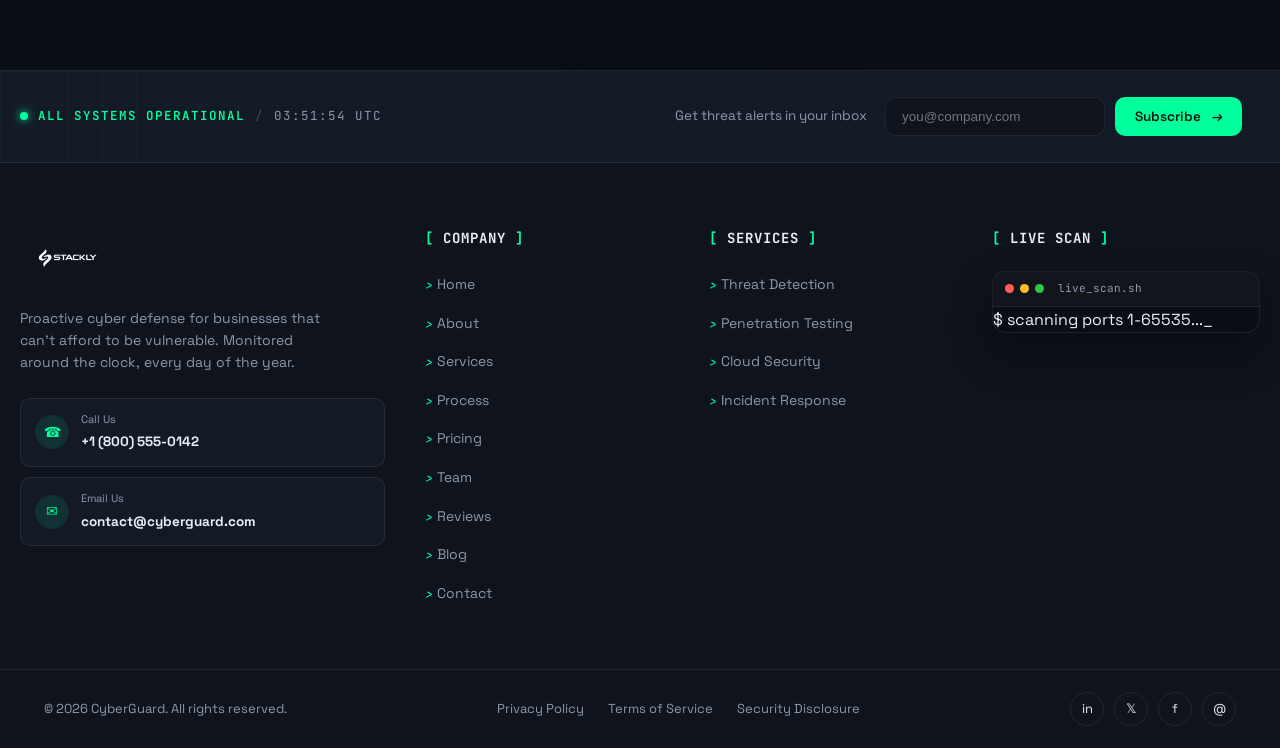
<file: process.html>
<!DOCTYPE html>
<html lang="en">
<head>
    <meta charset="UTF-8">
    <meta name="viewport" content="width=device-width, initial-scale=1.0">
    <title>Document</title>
    <link rel="preconnect" href="https://fonts.googleapis.com">
    <link href="https://fonts.googleapis.com/css2?family=Space+Grotesk:wght@400;500;600;700&family=JetBrains+Mono:wght@400;500&display=swap" rel="stylesheet">
    <link rel="stylesheet" href="style.css">
</head>
<body>
  <!-- ===== HEADER ===== -->
<header class="site-header" id="siteHeader">
  <div class="container header-inner">
    <a href="index.html" class="logo">
      <img src="logo (1).webp" alt="CyberGuard logo" class="site-logo">
    </a>

    <nav class="main-nav" id="mainNav">
      <ul>
        <li><a href="index.html" class="nav-link">Home</a></li>
        <li><a href="about.html" class="nav-link active">About</a></li>
        <li><a href="services.html" class="nav-link">Services</a></li>
        <li><a href="process.html" class="nav-link">Process</a></li>
        <li><a href="pricing.html" class="nav-link">Pricing</a></li>
        <li><a href="team.html" class="nav-link">Team</a></li>
        <li><a href="reviews.html" class="nav-link">Reviews</a></li>
        <li><a href="blog.html" class="nav-link">Blog</a></li>
        <li><a href="contact.html" class="nav-link">Contact</a></li>
        <li class="mobile-nav-cta"><a href="login.html" class="btn btn-outline header-btn">Get Protected</a></li>
      </ul>
    </nav>

    <div class="header-actions">
      <a href="login.html" class="btn btn-outline header-btn">Get Protected</a>
      <button class="hamburger" id="hamburger" aria-label="Toggle menu">
        <span></span><span></span><span></span>
      </button>
    </div>
  </div>
</header>
    <!-- ===== PROCESS ===== -->
<section class="process" id="process">
  <div class="container">
    <div class="section-head reveal-up">
      <div class="eyebrow center"><span class="eyebrow-dot"></span> HOW WE WORK</div>
      <h2 class="section-title center">Our Security <span class="text-accent">Process</span></h2>
      <p class="section-text center">A proven, repeatable framework that takes you from exposed to fully fortified.</p>
    </div>

    <div class="process-track">
      <div class="process-step reveal-up">
        <div class="process-num">01</div>
        <h3>Assess</h3>
        <p>We map your entire attack surface and identify every potential vulnerability.</p>
      </div>
      <div class="process-step reveal-up" style="--delay:0.1s">
        <div class="process-num">02</div>
        <h3>Strategize</h3>
        <p>A custom defense roadmap is built around your risk profile and business goals.</p>
      </div>
      <div class="process-step reveal-up" style="--delay:0.2s">
        <div class="process-num">03</div>
        <h3>Implement</h3>
        <p>Our team deploys layered defenses, monitoring tools, and response protocols.</p>
      </div>
      <div class="process-step reveal-up" style="--delay:0.3s">
        <div class="process-num">04</div>
        <h3>Monitor</h3>
        <p>Continuous 24/7 surveillance keeps you protected against emerging threats.</p>
      </div>
      <div class="process-step reveal-up" style="--delay:0.4s">
        <div class="process-num">05</div>
        <h3>Test</h3>
        <p>Scheduled penetration tests validate that defenses hold up against real attack techniques.</p>
      </div>
      <div class="process-step reveal-up" style="--delay:0.5s">
        <div class="process-num">06</div>
        <h3>Respond</h3>
        <p>If an incident occurs, our team contains and resolves it under strict response SLAs.</p>
      </div>
      <div class="process-step reveal-up" style="--delay:0.6s">
        <div class="process-num">07</div>
        <h3>Report</h3>
        <p>Clear, actionable reporting keeps stakeholders informed without the technical jargon.</p>
      </div>
      <div class="process-step reveal-up" style="--delay:0.7s">
        <div class="process-num">08</div>
        <h3>Improve</h3>
        <p>Lessons from every test and incident feed back into a stronger, evolving defense.</p>
      </div>
    </div>
  </div>
</section>

<section class="services">
  <div class="container">
    <div class="section-head reveal-up">
      <div class="eyebrow center"><span class="eyebrow-dot"></span> WHAT YOU GET</div>
      <h2 class="section-title center">A smooth path from exposure to <span class="text-accent">confidence</span></h2>
      <p class="section-text center">You will leave each phase with clearer visibility, stronger controls, and a practical roadmap.</p>
    </div>

    <div class="services-grid">
      <div class="service-card reveal-up">
        <div class="service-icon"><span>🗺</span></div>
        <h3>Clear Priorities</h3>
        <p>Your biggest risks are identified first so remediation efforts focus on what matters most.</p>
      </div>
      <div class="service-card reveal-up" style="--delay:0.1s">
        <div class="service-icon"><span>🧰</span></div>
        <h3>Hands-on Support</h3>
        <p>We help implement controls, train your team, and keep the process moving across departments.</p>
      </div>
      <div class="service-card reveal-up" style="--delay:0.2s">
        <div class="service-icon"><span>📣</span></div>
        <h3>Board-Ready Updates</h3>
        <p>You receive concise reporting that makes cyber risk understandable to leadership and auditors alike.</p>
      </div>
    </div>
  </div>
</section>

<!-- ===== FOOTER ===== -->
<footer class="site-footer">

  <!-- top strip: status + newsletter -->
  <div class="footer-top">
    <div class="container footer-top-inner">
      <div class="footer-status">
        <span class="status-dot"></span>
        <span class="status-text">ALL SYSTEMS OPERATIONAL</span>
        <span class="status-sep">/</span>
        <span class="status-time" id="footerClock">--:--:-- UTC</span>
      </div>

      <form class="footer-newsletter" id="newsletterForm">
        <span class="newsletter-label">Get threat alerts in your inbox</span>
        <div class="newsletter-input-wrap">
          <input id="newsletterEmail" type="email" placeholder="you@company.com" required>
          <button type="submit" class="btn btn-primary"><span>Subscribe</span><i class="arrow">→</i></button>
        </div>
      </form>
    </div>
  </div>

  <div class="container footer-grid">

    <div class="footer-col footer-brand">
      <a href="#home" class="logo">
        <img src="logo (1).webp" alt="CyberGuard logo" class="site-logo footer-logo">
      </a>
      <p>Proactive cyber defense for businesses that can't afford to be vulnerable. Monitored around the clock, every day of the year.</p>

      <div class="footer-contact-cards">
        <a href="tel:+18005550142" class="footer-contact-card">
          <span class="fcc-icon">☎</span>
          <span><small>Call Us</small><strong>+1 (800) 555‑0142</strong></span>
        </a>
        <a href="mailto:contact@cyberguard.com" class="footer-contact-card">
          <span class="fcc-icon">✉</span>
          <span><small>Email Us</small><strong>contact@cyberguard.com</strong></span>
        </a>
      </div>
    </div>

    <div class="footer-col">
      <h4><span class="col-bracket">[</span> Company <span class="col-bracket">]</span></h4>
      <ul>
         <li><a href="index.html"><i class="link-arrow">›</i>Home</a></li>
         <li><a href="about.html"><i class="link-arrow">›</i>About</a></li>
         <li><a href="services.html"><i class="link-arrow">›</i>Services</a></li>
         <li><a href="process.html"><i class="link-arrow">›</i>Process</a></li>
         <li><a href="pricing.html"><i class="link-arrow">›</i>  Pricing</a></li>

         <li><a href="team.html"><i class="link-arrow">›</i>Team</a></li>
         <li><a href="reviews.html"><i class="link-arrow">›</i>Reviews</a></li>

        <li><a href="blog.html"><i class="link-arrow">›</i> Blog</a></li>
        <li><a href="contact.html"><i class="link-arrow">›</i> Contact</a></li>
      </ul>
    </div>

    <div class="footer-col">
      <h4><span class="col-bracket">[</span> Services <span class="col-bracket">]</span></h4>
      <ul>
        <li><a href="404error.html"><i class="link-arrow">›</i> Threat Detection</a></li>
        <li><a href="404error.html"><i class="link-arrow">›</i> Penetration Testing</a></li>
        <li><a href="404error.html"><i class="link-arrow">›</i> Cloud Security</a></li>
        <li><a href="404error.html"><i class="link-arrow">›</i> Incident Response</a></li>
      </ul>
    </div>

    <div class="footer-col">
      <h4><span class="col-bracket">[</span> Live Scan <span class="col-bracket">]</span></h4>
      <div class="terminal-window footer-terminal">
        <div class="terminal-bar">
          <span class="t-dot t-red"></span><span class="t-dot t-yellow"></span><span class="t-dot t-green"></span>
          <span class="terminal-title">live_scan.sh</span>
        </div>
        <div class="terminal-body">
          <p><span class="prompt">$</span> <span id="heroTerminalLine">Scanning endpoint activity...</span><span class="cursor">_</span></p>
        </div>
      </div>
    </div>

  </div>

  <div class="footer-bottom">
    <div class="container footer-bottom-inner">
      <p>© 2026 CyberGuard. All rights reserved.</p>
      <div class="footer-links"><a href="404error.html">Privacy Policy</a><a href="404error.html">Terms of Service</a><a href="404error.html">Security Disclosure</a></div>
      <div class="footer-socials">
        <a href="404error.html">in</a><a href="404error.html">𝕏</a><a href="404error.html">f</a><a href="404error.html">@</a>
      </div>
    </div>
  </div>
</footer>
<script src="script.js"></script>
</body>
</html>
</file>
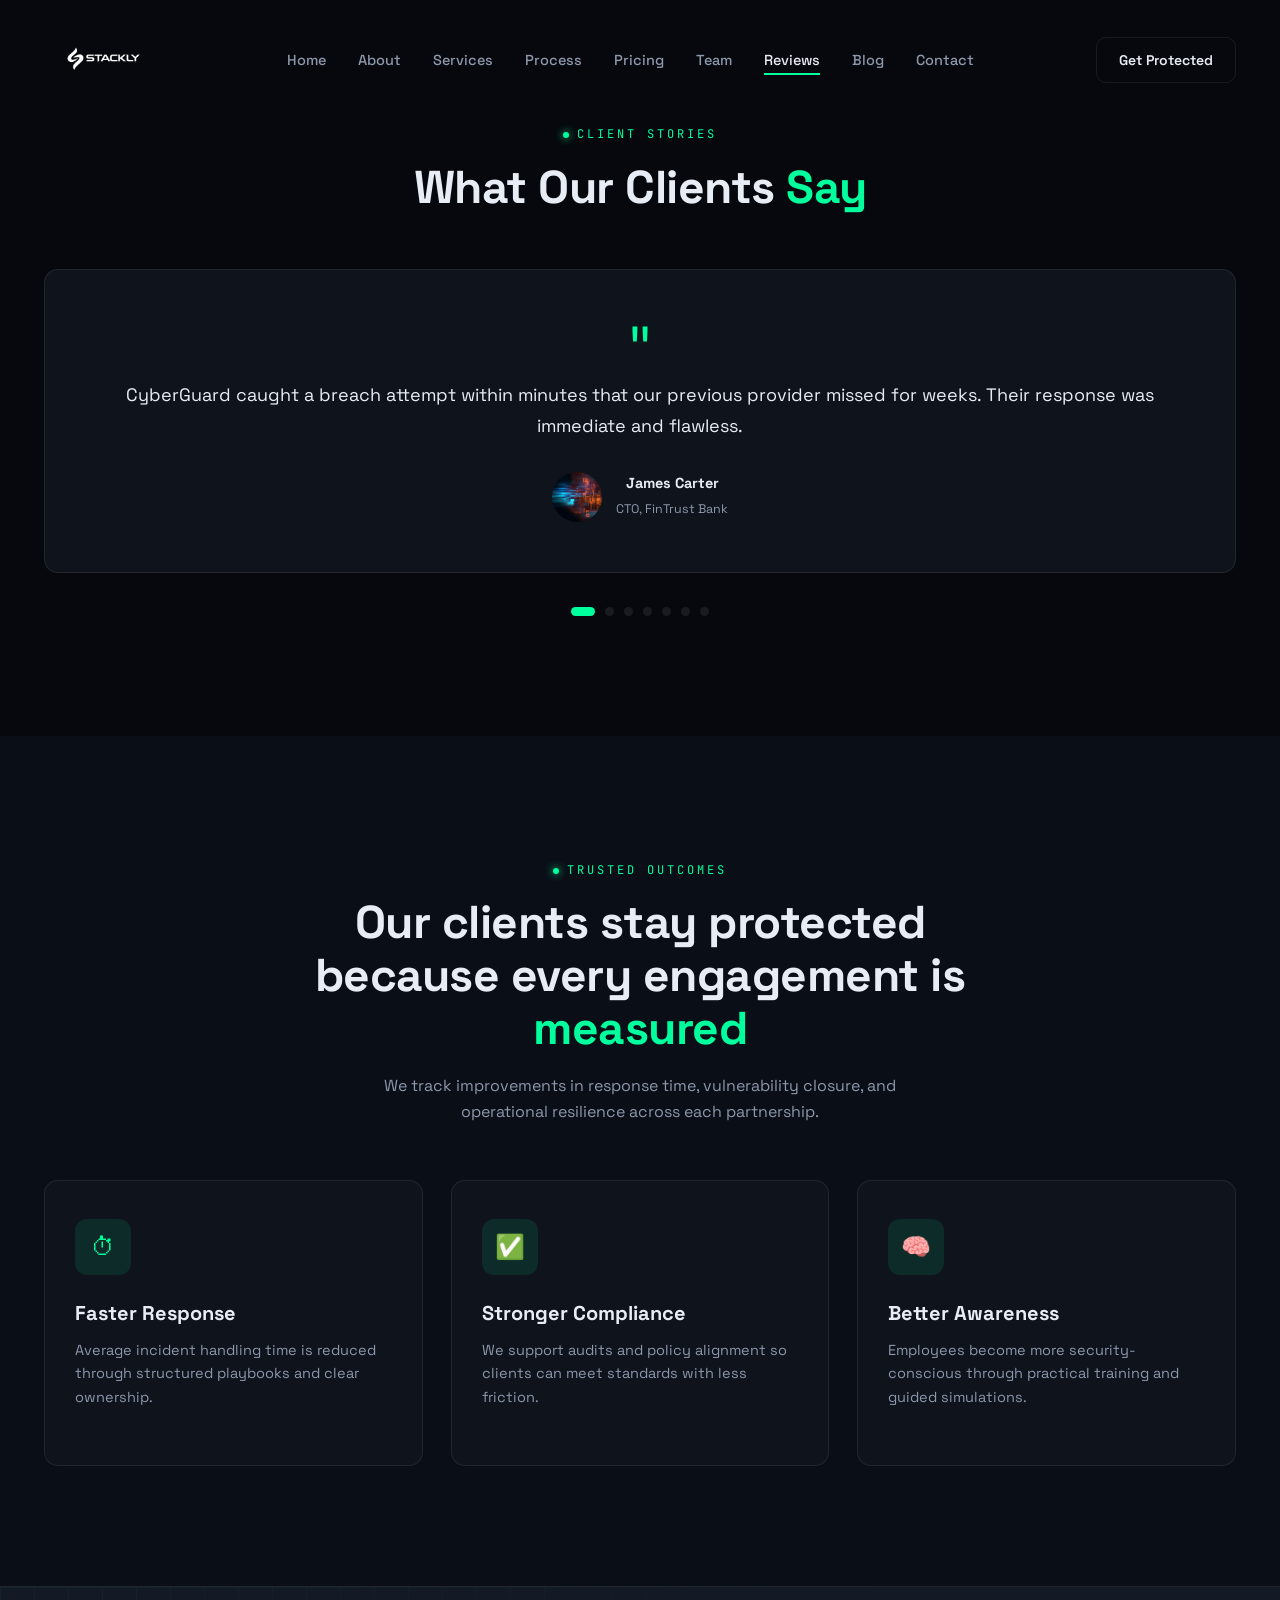
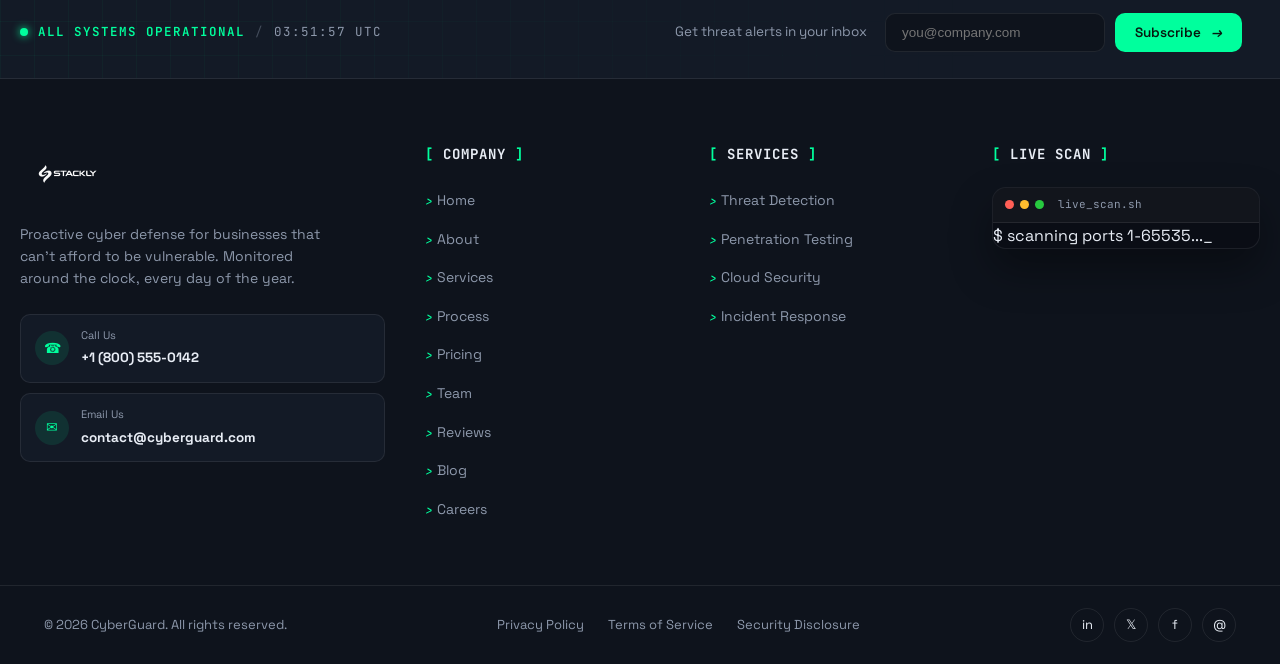
<file: reviews.html>
<!DOCTYPE html>
<html lang="en">
<head>
    <meta charset="UTF-8">
    <meta name="viewport" content="width=device-width, initial-scale=1.0">
    <title>Client Reviews</title>
    <link rel="preconnect" href="https://fonts.googleapis.com">
    <link href="https://fonts.googleapis.com/css2?family=Space+Grotesk:wght@400;500;600;700&family=JetBrains+Mono:wght@400;500&display=swap" rel="stylesheet">
    <link rel="stylesheet" href="style.css">
</head>
<body>
  <!-- ===== HEADER ===== -->
<header class="site-header" id="siteHeader">
  <div class="container header-inner">
    <a href="index.html" class="logo">
      <img src="logo (1).webp" alt="CyberGuard logo" class="site-logo">
    </a>

    <nav class="main-nav" id="mainNav">
      <ul>
        <li><a href="index.html" class="nav-link">Home</a></li>
        <li><a href="about.html" class="nav-link">About</a></li>
        <li><a href="services.html" class="nav-link">Services</a></li>
        <li><a href="process.html" class="nav-link">Process</a></li>
        <li><a href="pricing.html" class="nav-link">Pricing</a></li>
        <li><a href="team.html" class="nav-link">Team</a></li>
        <li><a href="reviews.html" class="nav-link active">Reviews</a></li>
        <li><a href="blog.html" class="nav-link">Blog</a></li>
        <li><a href="contact.html" class="nav-link">Contact</a></li>
        <li class="mobile-nav-cta"><a href="login.html" class="btn btn-outline header-btn">Get Protected</a></li>
      </ul>
    </nav>

    <div class="header-actions">
      <a href="login.html" class="btn btn-outline header-btn">Get Protected</a>
      <button class="hamburger" id="hamburger" aria-label="Toggle menu">
        <span></span><span></span><span></span>
      </button>
    </div>
  </div>
</header>
    <!-- ===== TESTIMONIALS ===== -->
<section class="testimonials" id="testimonials">
  <div class="container">
    <div class="section-head reveal-up">
      <div class="eyebrow center"><span class="eyebrow-dot"></span> CLIENT STORIES</div>
      <h2 class="section-title center">What Our Clients <span class="text-accent">Say</span></h2>
    </div>

    <div class="testimonial-slider">
      <div class="testimonial-track" id="testimonialTrack">
        <div class="testimonial-card">
          <div class="quote-icon">"</div>
          <p>CyberGuard caught a breach attempt within minutes that our previous provider missed for weeks. Their response was immediate and flawless.</p>
          <div class="testimonial-author">
            <img src="webp8.webp" alt="Client avatar" class="author-avatar">
            <div>
              <strong>James Carter</strong>
              <span>CTO, FinTrust Bank</span>
            </div>
          </div>
        </div>
        <div class="testimonial-card">
          <div class="quote-icon">"</div>
          <p>The penetration testing report was the most thorough we've ever received. Every vulnerability was clearly explained with actionable fixes.</p>
          <div class="testimonial-author">
            <img src="webp9.webp" alt="Client avatar" class="author-avatar">
            <div>
              <strong>Linda Osei</strong>
              <span>IT Director, MedCore Health</span>
            </div>
          </div>
        </div>
        <div class="testimonial-card">
          <div class="quote-icon">"</div>
          <p>Switching to CyberGuard's managed SOC cut our incident response time by 80%. It's the single best security decision we've made.</p>
          <div class="testimonial-author">
            <img src="webp10.webp" alt="Client avatar" class="author-avatar">
            <div>
              <strong>Daniel Kim</strong>
              <span>Founder, Nexora Logistics</span>
            </div>
          </div>
        </div>
        <div class="testimonial-card">
          <div class="quote-icon">"</div>
          <p>Their team treats our infrastructure like it's their own. Every recommendation is practical, prioritized, and easy to act on.</p>
          <div class="testimonial-author">
            <img src="webp8.webp" alt="Client avatar" class="author-avatar">
            <div>
              <strong>Rachel Monroe</strong>
              <span>VP Engineering, Solace Cloud</span>
            </div>
          </div>
        </div>
        <div class="testimonial-card">
          <div class="quote-icon">"</div>
          <p>We passed our SOC 2 audit on the first attempt thanks to CyberGuard's compliance team. They made a stressful process painless.</p>
          <div class="testimonial-author">
            <img src="webp9.webp" alt="Client avatar" class="author-avatar">
            <div>
              <strong>Omar Farouk</strong>
              <span>Co-Founder, Pulsewave Health</span>
            </div>
          </div>
        </div>
        <div class="testimonial-card">
          <div class="quote-icon">"</div>
          <p>Their phishing simulations transformed our company culture. Employees now report suspicious emails instead of clicking them.</p>
          <div class="testimonial-author">
            <img src="webp10.webp" alt="Client avatar" class="author-avatar">
            <div>
              <strong>Grace Liu</strong>
              <span>HR Director, BrightPath Retail</span>
            </div>
          </div>
        </div>
        <div class="testimonial-card">
          <div class="quote-icon">"</div>
          <p>From onboarding to ongoing monitoring, every interaction has felt proactive rather than reactive. Exactly what we needed.</p>
          <div class="testimonial-author">
            <img src="webp8.webp" alt="Client avatar" class="author-avatar">
            <div>
              <strong>Mateus Silva</strong>
              <span>CIO, Orbital Manufacturing</span>
            </div>
          </div>
        </div>
      </div>
      <div class="slider-dots" id="sliderDots"></div>
    </div>
  </div>
</section>

<section class="services">
  <div class="container">
    <div class="section-head reveal-up">
      <div class="eyebrow center"><span class="eyebrow-dot"></span> TRUSTED OUTCOMES</div>
      <h2 class="section-title center">Our clients stay protected because every engagement is <span class="text-accent">measured</span></h2>
      <p class="section-text center">We track improvements in response time, vulnerability closure, and operational resilience across each partnership.</p>
    </div>

    <div class="services-grid">
      <div class="service-card reveal-up">
        <div class="service-icon"><span>⏱</span></div>
        <h3>Faster Response</h3>
        <p>Average incident handling time is reduced through structured playbooks and clear ownership.</p>
      </div>
      <div class="service-card reveal-up" style="--delay:0.1s">
        <div class="service-icon"><span>✅</span></div>
        <h3>Stronger Compliance</h3>
        <p>We support audits and policy alignment so clients can meet standards with less friction.</p>
      </div>
      <div class="service-card reveal-up" style="--delay:0.2s">
        <div class="service-icon"><span>🧠</span></div>
        <h3>Better Awareness</h3>
        <p>Employees become more security-conscious through practical training and guided simulations.</p>
      </div>
    </div>
  </div>
</section>

<!-- ===== FOOTER ===== -->
<footer class="site-footer">

  <!-- top strip: status + newsletter -->
  <div class="footer-top">
    <div class="container footer-top-inner">
      <div class="footer-status">
        <span class="status-dot"></span>
        <span class="status-text">ALL SYSTEMS OPERATIONAL</span>
        <span class="status-sep">/</span>
        <span class="status-time" id="footerClock">--:--:-- UTC</span>
      </div>

      <form class="footer-newsletter" id="newsletterForm">
        <span class="newsletter-label">Get threat alerts in your inbox</span>
        <div class="newsletter-input-wrap">
          <input id="newsletterEmail" type="email" placeholder="you@company.com" required>
          <button type="submit" class="btn btn-primary"><span>Subscribe</span><i class="arrow">→</i></button>
        </div>
      </form>
    </div>
  </div>

  <div class="container footer-grid">

    <div class="footer-col footer-brand">
      <a href="#home" class="logo">
        <img src="logo (1).webp" alt="CyberGuard logo" class="site-logo footer-logo">
      </a>
      <p>Proactive cyber defense for businesses that can't afford to be vulnerable. Monitored around the clock, every day of the year.</p>

      <div class="footer-contact-cards">
        <a href="tel:+18005550142" class="footer-contact-card">
          <span class="fcc-icon">☎</span>
          <span><small>Call Us</small><strong>+1 (800) 555‑0142</strong></span>
        </a>
        <a href="mailto:contact@cyberguard.com" class="footer-contact-card">
          <span class="fcc-icon">✉</span>
          <span><small>Email Us</small><strong>contact@cyberguard.com</strong></span>
        </a>
      </div>
    </div>

    <div class="footer-col">
      <h4><span class="col-bracket">[</span> Company <span class="col-bracket">]</span></h4>
      <ul>
         <li><a href="index.html"><i class="link-arrow">›</i>Home</a></li>
         <li><a href="about.html"><i class="link-arrow">›</i>About</a></li>
         <li><a href="services.html"><i class="link-arrow">›</i>Services</a></li>
         <li><a href="process.html"><i class="link-arrow">›</i>Process</a></li>
         <li><a href="pricing.html"><i class="link-arrow">›</i>  Pricing</a></li>

         <li><a href="team.html"><i class="link-arrow">›</i>Team</a></li>
         <li><a href="reviews.html"><i class="link-arrow">›</i>Reviews</a></li>

        <li><a href="blog.html"><i class="link-arrow">›</i> Blog</a></li>
        <li><a href="careers.html"><i class="link-arrow">›</i> Careers</a></li>
      </ul>
    </div>

    <div class="footer-col">
      <h4><span class="col-bracket">[</span> Services <span class="col-bracket">]</span></h4>
      <ul>
        <li><a href="404error.html"><i class="link-arrow">›</i> Threat Detection</a></li>
        <li><a href="404error.html"><i class="link-arrow">›</i> Penetration Testing</a></li>
        <li><a href="404error.html"><i class="link-arrow">›</i> Cloud Security</a></li>
        <li><a href="404error.html"><i class="link-arrow">›</i> Incident Response</a></li>
      </ul>
    </div>

    <div class="footer-col">
      <h4><span class="col-bracket">[</span> Live Scan <span class="col-bracket">]</span></h4>
      <div class="terminal-window footer-terminal">
        <div class="terminal-bar">
          <span class="t-dot t-red"></span><span class="t-dot t-yellow"></span><span class="t-dot t-green"></span>
          <span class="terminal-title">live_scan.sh</span>
        </div>
        <div class="terminal-body">
          <p><span class="prompt">$</span> <span id="heroTerminalLine">Scanning endpoint activity...</span><span class="cursor">_</span></p>
        </div>
      </div>
    </div>

  </div>

  <div class="footer-bottom">
    <div class="container footer-bottom-inner">
      <p>© 2026 CyberGuard. All rights reserved.</p>
      <div class="footer-links"><a href="404error.html">Privacy Policy</a><a href="404error.html">Terms of Service</a><a href="404error.html">Security Disclosure</a></div>
      <div class="footer-socials">
        <a href="404error.html">in</a><a href="404error.html">𝕏</a><a href="404error.html">f</a><a href="404error.html">@</a>
      </div>
    </div>
  </div>
</footer>

<script src="script.js"></script>
</body>
</html>
</file>
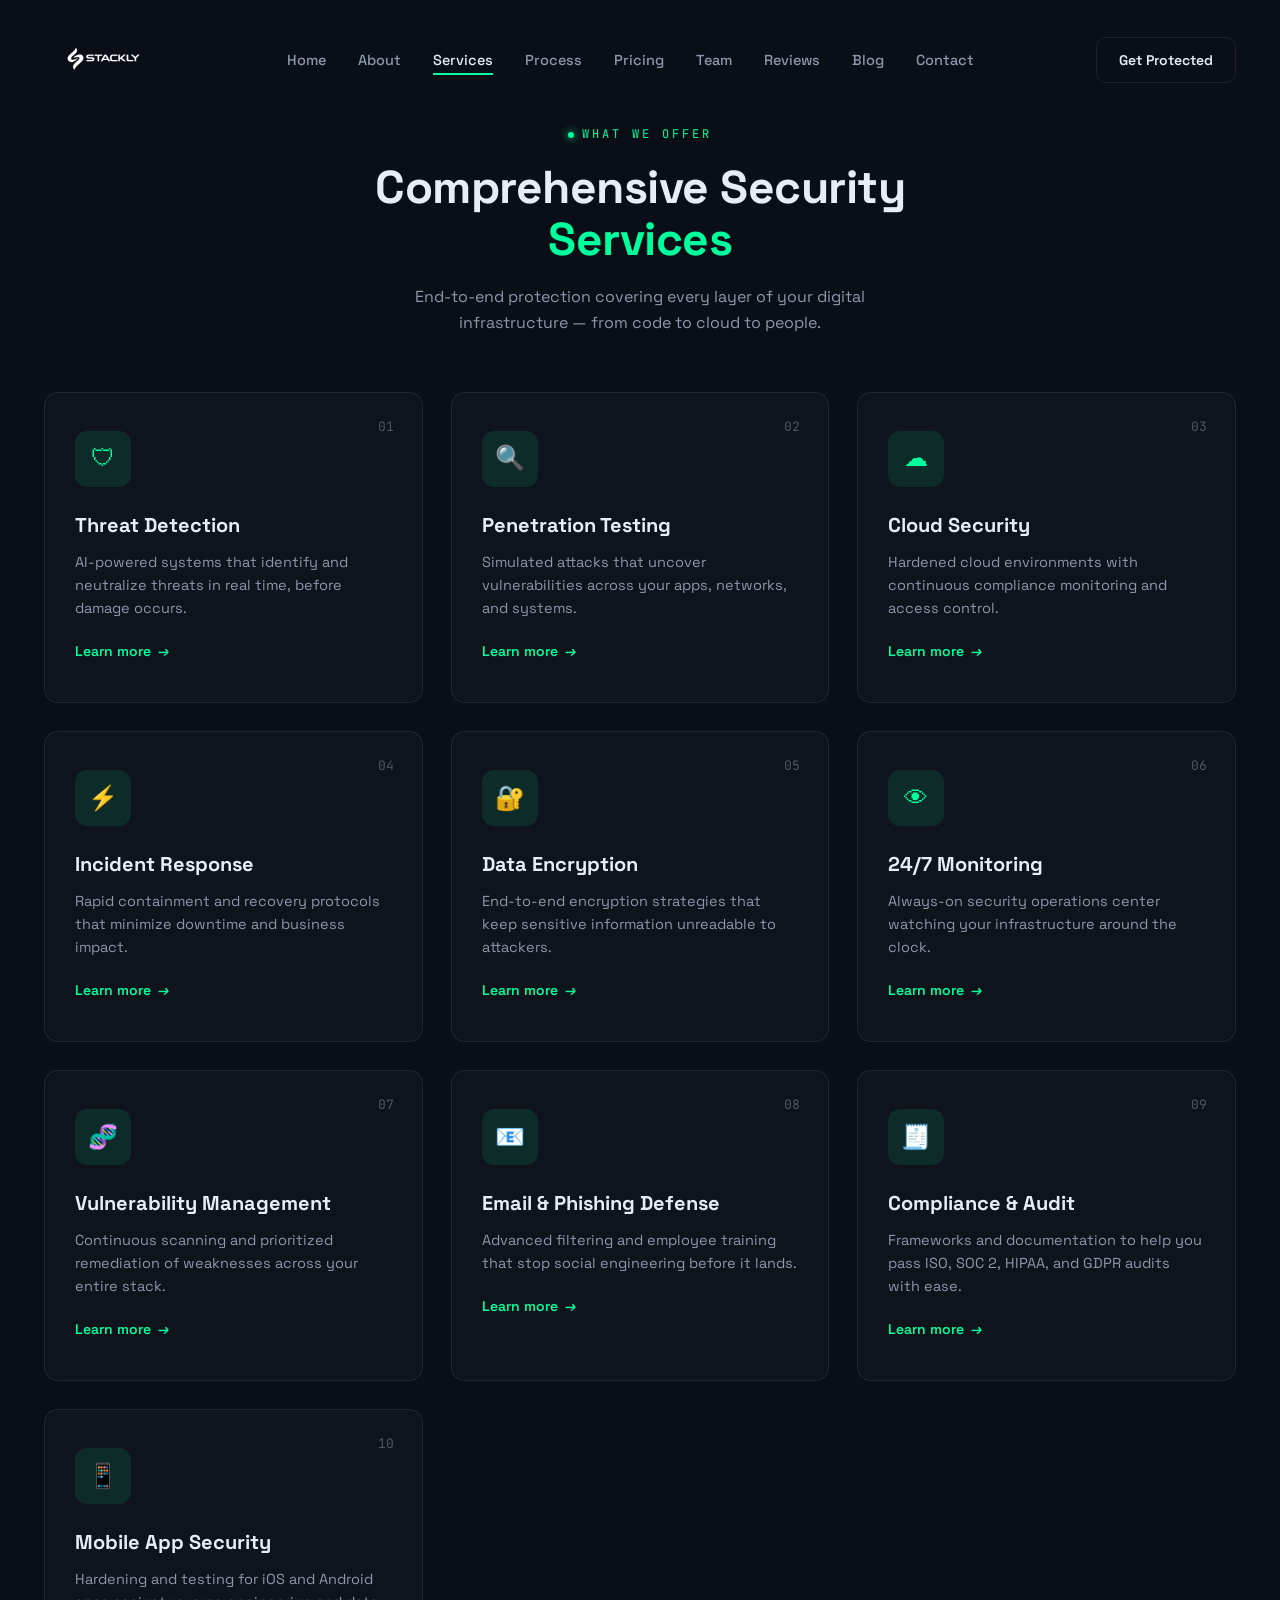
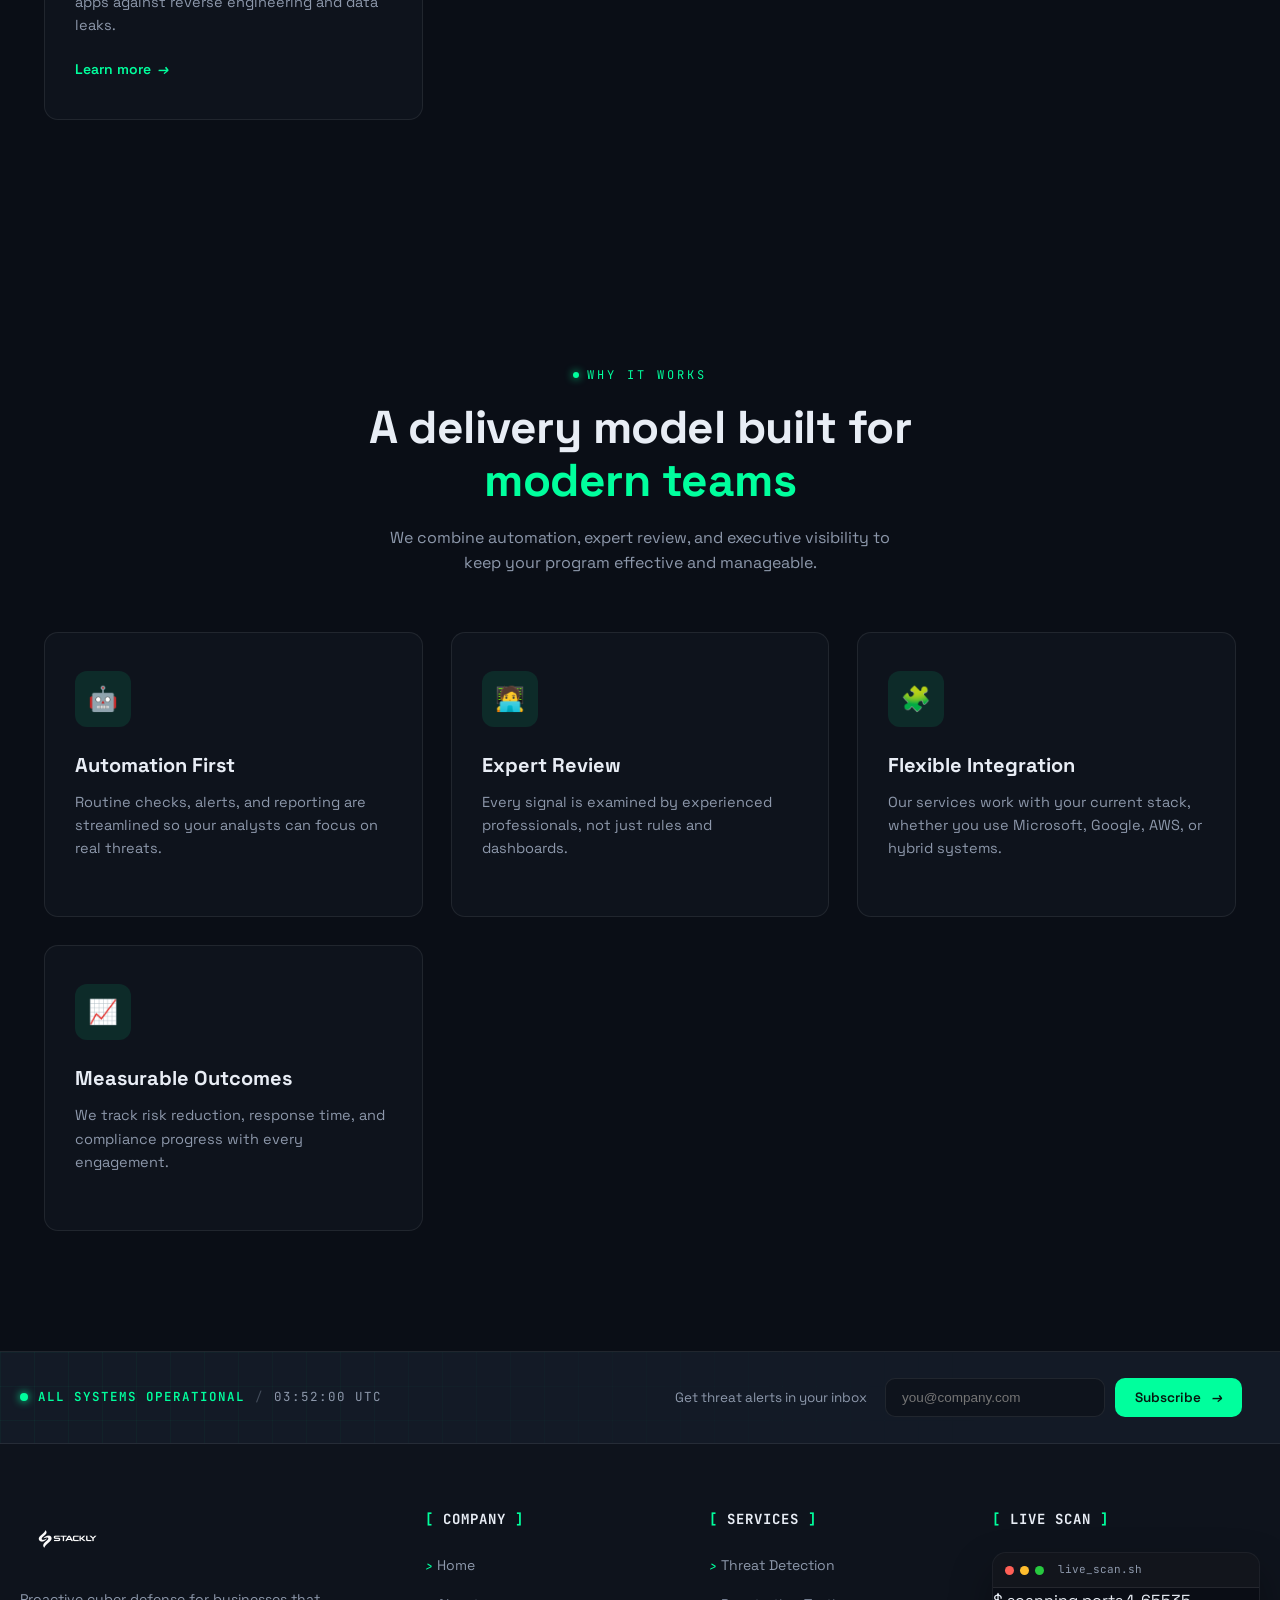
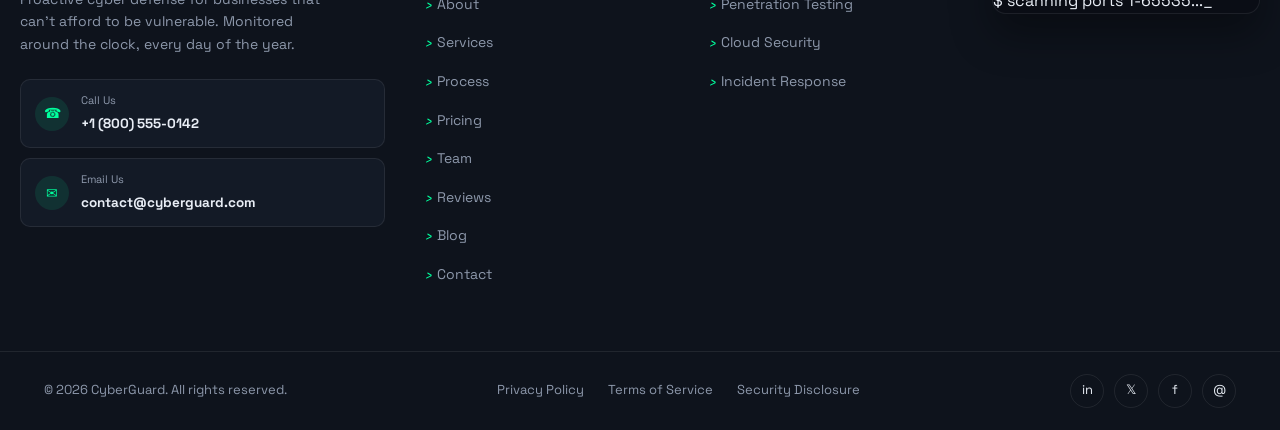
<file: services.html>
<!DOCTYPE html>
<html lang="en">
<head>
    <meta charset="UTF-8">
    <meta name="viewport" content="width=device-width, initial-scale=1.0">
    <title>Document</title>
    <link rel="preconnect" href="https://fonts.googleapis.com">
    <link href="https://fonts.googleapis.com/css2?family=Space+Grotesk:wght@400;500;600;700&family=JetBrains+Mono:wght@400;500&display=swap" rel="stylesheet">
    <link rel="stylesheet" href="style.css">
</head>
<body>

<!-- ===== HEADER ===== -->
<header class="site-header" id="siteHeader">
  <div class="container header-inner">
    <a href="index.html" class="logo">
      <img src="logo (1).webp" alt="CyberGuard logo" class="site-logo">
    </a>

    <nav class="main-nav" id="mainNav">
      <ul>
        <li><a href="index.html" class="nav-link">Home</a></li>
        <li><a href="about.html" class="nav-link">About</a></li>
        <li><a href="services.html" class="nav-link active">Services</a></li>
        <li><a href="process.html" class="nav-link">Process</a></li>
        <li><a href="pricing.html" class="nav-link">Pricing</a></li>
        <li><a href="team.html" class="nav-link">Team</a></li>
        <li><a href="reviews.html" class="nav-link">Reviews</a></li>
        <li><a href="blog.html" class="nav-link">Blog</a></li>
        <li><a href="contact.html" class="nav-link">Contact</a></li>
        <li class="mobile-nav-cta"><a href="login.html" class="btn btn-outline header-btn">Get Protected</a></li>
      </ul>
    </nav>

    <div class="header-actions">
      <a href="login.html" class="btn btn-outline header-btn">Get Protected</a>
      <button class="hamburger" id="hamburger" aria-label="Toggle menu">
        <span></span><span></span><span></span>
      </button>
    </div>
  </div>
</header>

<!-- ===== SERVICES ===== -->
<section class="services" id="services">
  <div class="container">
    <div class="section-head reveal-up">
      <div class="eyebrow center"><span class="eyebrow-dot"></span> WHAT WE OFFER</div>
      <h2 class="section-title center">Comprehensive Security <span class="text-accent">Services</span></h2>
      <p class="section-text center">End-to-end protection covering every layer of your digital infrastructure — from code to cloud to people.</p>
    </div>

    <div class="services-grid">
      <div class="service-card reveal-up">
        <div class="service-icon"><span>🛡</span></div>
        <h3>Threat Detection</h3>
        <p>AI-powered systems that identify and neutralize threats in real time, before damage occurs.</p>
        <a href="404error.html" class="service-link">Learn more <i class="arrow">→</i></a>
        <span class="service-num">01</span>
      </div>
      <div class="service-card reveal-up" style="--delay:0.1s">
        <div class="service-icon"><span>🔍</span></div>
        <h3>Penetration Testing</h3>
        <p>Simulated attacks that uncover vulnerabilities across your apps, networks, and systems.</p>
        <a href="404error.html" class="service-link">Learn more <i class="arrow">→</i></a>
        <span class="service-num">02</span>
      </div>
      <div class="service-card reveal-up" style="--delay:0.2s">
        <div class="service-icon"><span>☁</span></div>
        <h3>Cloud Security</h3>
        <p>Hardened cloud environments with continuous compliance monitoring and access control.</p>
        <a href="404error.html" class="service-link">Learn more <i class="arrow">→</i></a>
        <span class="service-num">03</span>
      </div>
      <div class="service-card reveal-up" style="--delay:0.3s">
        <div class="service-icon"><span>⚡</span></div>
        <h3>Incident Response</h3>
        <p>Rapid containment and recovery protocols that minimize downtime and business impact.</p>
        <a href="404error.html" class="service-link">Learn more <i class="arrow">→</i></a>
        <span class="service-num">04</span>
      </div>
      <div class="service-card reveal-up" style="--delay:0.4s">
        <div class="service-icon"><span>🔐</span></div>
        <h3>Data Encryption</h3>
        <p>End-to-end encryption strategies that keep sensitive information unreadable to attackers.</p>
        <a href="404error.html" class="service-link">Learn more <i class="arrow">→</i></a>
        <span class="service-num">05</span>
      </div>
      <div class="service-card reveal-up" style="--delay:0.5s">
        <div class="service-icon"><span>👁</span></div>
        <h3>24/7 Monitoring</h3>
        <p>Always-on security operations center watching your infrastructure around the clock.</p>
        <a href="404error.html" class="service-link">Learn more <i class="arrow">→</i></a>
        <span class="service-num">06</span>
      </div>
      <div class="service-card reveal-up" style="--delay:0.6s">
        <div class="service-icon"><span>🧬</span></div>
        <h3>Vulnerability Management</h3>
        <p>Continuous scanning and prioritized remediation of weaknesses across your entire stack.</p>
        <a href="404error.html" class="service-link">Learn more <i class="arrow">→</i></a>
        <span class="service-num">07</span>
      </div>
      <div class="service-card reveal-up" style="--delay:0.7s">
        <div class="service-icon"><span>📧</span></div>
        <h3>Email & Phishing Defense</h3>
        <p>Advanced filtering and employee training that stop social engineering before it lands.</p>
        <a href="404error.html" class="service-link">Learn more <i class="arrow">→</i></a>
        <span class="service-num">08</span>
      </div>
      <div class="service-card reveal-up" style="--delay:0.8s">
        <div class="service-icon"><span>🧾</span></div>
        <h3>Compliance & Audit</h3>
        <p>Frameworks and documentation to help you pass ISO, SOC 2, HIPAA, and GDPR audits with ease.</p>
        <a href="404error.html" class="service-link">Learn more <i class="arrow">→</i></a>
        <span class="service-num">09</span>
      </div>
      <div class="service-card reveal-up" style="--delay:0.9s">
        <div class="service-icon"><span>📱</span></div>
        <h3>Mobile App Security</h3>
        <p>Hardening and testing for iOS and Android apps against reverse engineering and data leaks.</p>
        <a href="404error.html" class="service-link">Learn more <i class="arrow">→</i></a>
        <span class="service-num">10</span>
      </div>
    </div>
  </div>
</section>

<section class="services">
  <div class="container">
    <div class="section-head reveal-up">
      <div class="eyebrow center"><span class="eyebrow-dot"></span> WHY IT WORKS</div>
      <h2 class="section-title center">A delivery model built for <span class="text-accent">modern teams</span></h2>
      <p class="section-text center">We combine automation, expert review, and executive visibility to keep your program effective and manageable.</p>
    </div>

    <div class="services-grid">
      <div class="service-card reveal-up">
        <div class="service-icon"><span>🤖</span></div>
        <h3>Automation First</h3>
        <p>Routine checks, alerts, and reporting are streamlined so your analysts can focus on real threats.</p>
      </div>
      <div class="service-card reveal-up" style="--delay:0.1s">
        <div class="service-icon"><span>🧑‍💻</span></div>
        <h3>Expert Review</h3>
        <p>Every signal is examined by experienced professionals, not just rules and dashboards.</p>
      </div>
      <div class="service-card reveal-up" style="--delay:0.2s">
        <div class="service-icon"><span>🧩</span></div>
        <h3>Flexible Integration</h3>
        <p>Our services work with your current stack, whether you use Microsoft, Google, AWS, or hybrid systems.</p>
      </div>
      <div class="service-card reveal-up" style="--delay:0.3s">
        <div class="service-icon"><span>📈</span></div>
        <h3>Measurable Outcomes</h3>
        <p>We track risk reduction, response time, and compliance progress with every engagement.</p>
      </div>
    </div>
  </div>
</section>

<!-- ===== FOOTER ===== -->
<footer class="site-footer">

  <!-- top strip: status + newsletter -->
  <div class="footer-top">
    <div class="container footer-top-inner">
      <div class="footer-status">
        <span class="status-dot"></span>
        <span class="status-text">ALL SYSTEMS OPERATIONAL</span>
        <span class="status-sep">/</span>
        <span class="status-time" id="footerClock">--:--:-- UTC</span>
      </div>

      <form class="footer-newsletter" id="newsletterForm">
        <span class="newsletter-label">Get threat alerts in your inbox</span>
        <div class="newsletter-input-wrap">
          <input id="newsletterEmail" type="email" placeholder="you@company.com" required>
          <button type="submit" class="btn btn-primary"><span>Subscribe</span><i class="arrow">→</i></button>
        </div>
      </form>
    </div>
  </div>

  <div class="container footer-grid">

    <div class="footer-col footer-brand">
      <a href="#home" class="logo">
        <img src="logo (1).webp" alt="CyberGuard logo" class="site-logo footer-logo">
      </a>
      <p>Proactive cyber defense for businesses that can't afford to be vulnerable. Monitored around the clock, every day of the year.</p>

      <div class="footer-contact-cards">
        <a href="tel:+18005550142" class="footer-contact-card">
          <span class="fcc-icon">☎</span>
          <span><small>Call Us</small><strong>+1 (800) 555‑0142</strong></span>
        </a>
        <a href="mailto:contact@cyberguard.com" class="footer-contact-card">
          <span class="fcc-icon">✉</span>
          <span><small>Email Us</small><strong>contact@cyberguard.com</strong></span>
        </a>
      </div>
    </div>

    <div class="footer-col">
      <h4><span class="col-bracket">[</span> Company <span class="col-bracket">]</span></h4>
      <ul>
         <li><a href="index.html"><i class="link-arrow">›</i>Home</a></li>
         <li><a href="about.html"><i class="link-arrow">›</i>About</a></li>
         <li><a href="services.html"><i class="link-arrow">›</i>Services</a></li>
         <li><a href="process.html"><i class="link-arrow">›</i>Process</a></li>
         <li><a href="pricing.html"><i class="link-arrow">›</i>  Pricing</a></li>

         <li><a href="team.html"><i class="link-arrow">›</i>Team</a></li>
         <li><a href="reviews.html"><i class="link-arrow">›</i>Reviews</a></li>

        <li><a href="blog.html"><i class="link-arrow">›</i> Blog</a></li>
        <li><a href="contact.html"><i class="link-arrow">›</i> Contact</a></li>
      </ul>
    </div>

    <div class="footer-col">
      <h4><span class="col-bracket">[</span> Services <span class="col-bracket">]</span></h4>
      <ul>
        <li><a href="404error.html  "><i class="link-arrow">›</i> Threat Detection</a></li>
        <li><a href="404error.html"><i class="link-arrow">›</i> Penetration Testing</a></li>
        <li><a href="404error.html"><i class="link-arrow">›</i> Cloud Security</a></li>
        <li><a href="404error.html"><i class="link-arrow">›</i> Incident Response</a></li>
      </ul>
    </div>

    <div class="footer-col">
      <h4><span class="col-bracket">[</span> Live Scan <span class="col-bracket">]</span></h4>
      <div class="terminal-window footer-terminal">
        <div class="terminal-bar">
          <span class="t-dot t-red"></span><span class="t-dot t-yellow"></span><span class="t-dot t-green"></span>
          <span class="terminal-title">live_scan.sh</span>
        </div>
        <div class="terminal-body">
          <p><span class="prompt">$</span> <span id="heroTerminalLine">Scanning endpoint activity...</span><span class="cursor">_</span></p>
        </div>
      </div>
    </div>

  </div>

  <div class="footer-bottom">
    <div class="container footer-bottom-inner">
      <p>© 2026 CyberGuard. All rights reserved.</p>
      <div class="footer-links"><a href="404error.html">Privacy Policy</a><a href="404error.html">Terms of Service</a><a href="404error.html">Security Disclosure</a></div>
      <div class="footer-socials">
        <a href="404error.html">in</a><a href="404error.html">𝕏</a><a href="404error.html">f</a><a href="404error.html">@</a>
      </div>
    </div>
  </div>
</footer>
<script src="script.js"></script>
</body>
</html>
</file>
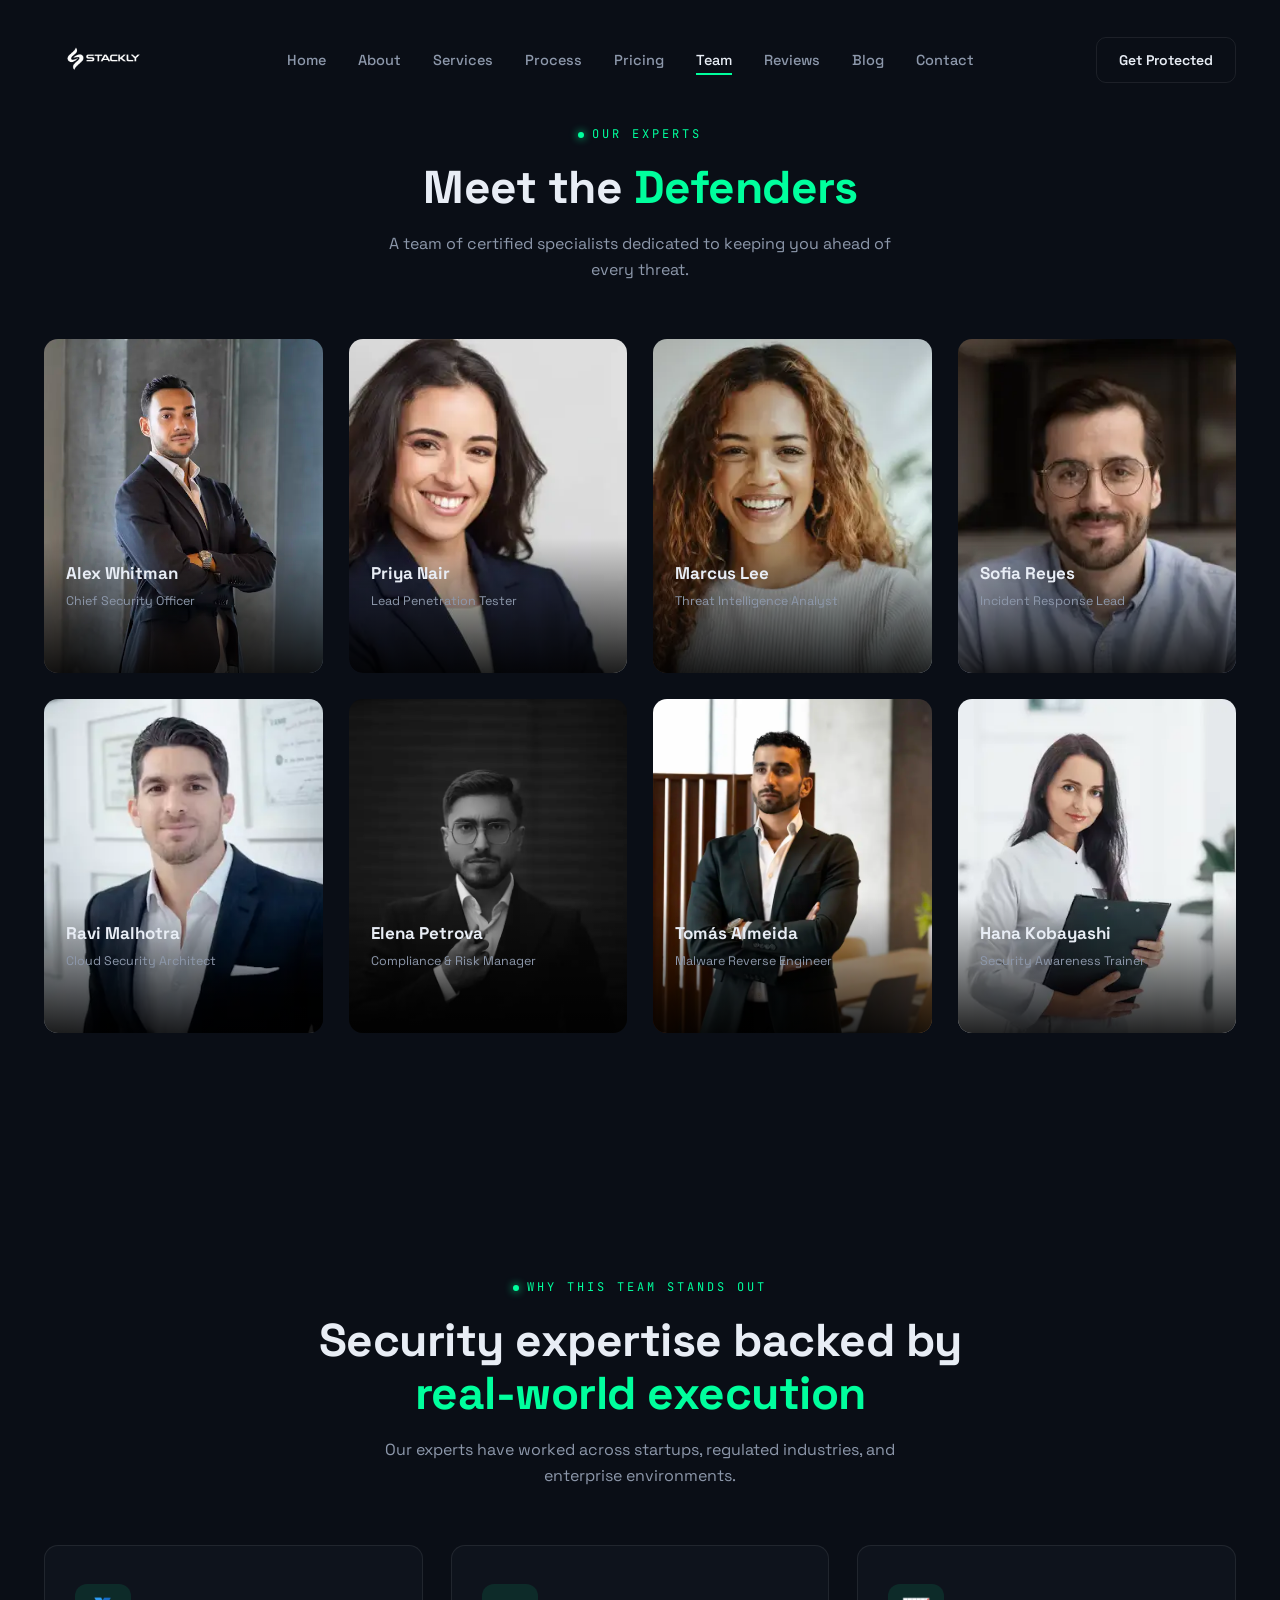
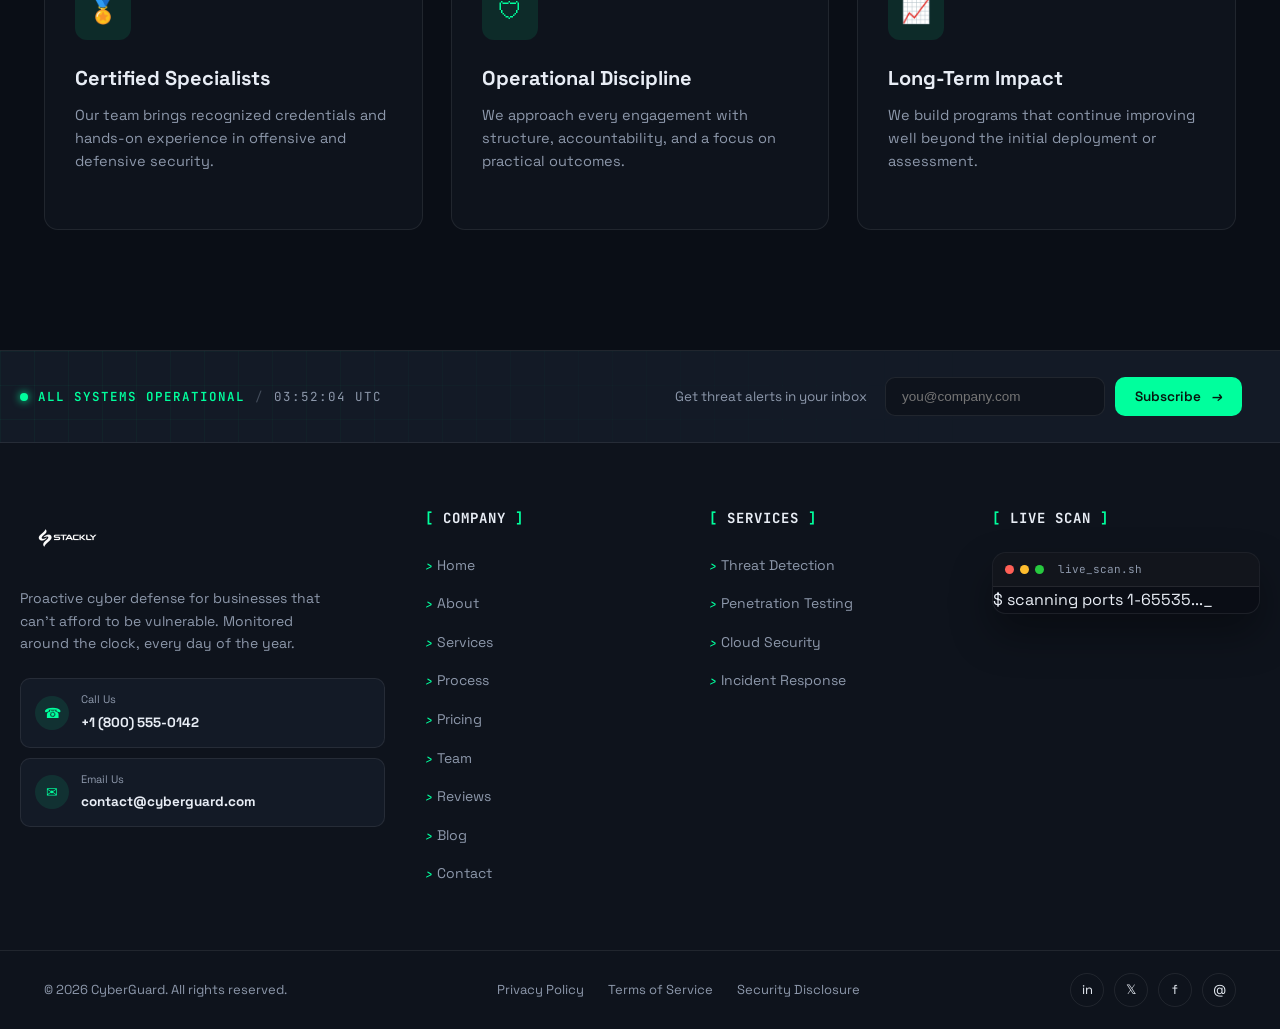
<file: team.html>
<!DOCTYPE html>
<html lang="en">
<head>
    <meta charset="UTF-8">
    <meta name="viewport" content="width=device-width, initial-scale=1.0">
    <title>Document</title>
   <link rel="preconnect" href="https://fonts.googleapis.com">
   <link href="https://fonts.googleapis.com/css2?family=Space+Grotesk:wght@400;500;600;700&family=JetBrains+Mono:wght@400;500&display=swap" rel="stylesheet">
   <link rel="stylesheet" href="style.css">
</head>
<body>

<!-- ===== HEADER ===== -->
<header class="site-header" id="siteHeader">
  <div class="container header-inner">
    <a href="index.html" class="logo">
      <img src="logo (1).webp" alt="CyberGuard logo" class="site-logo">
    </a>

    <nav class="main-nav" id="mainNav">
      <ul>
        <li><a href="index.html" class="nav-link">Home</a></li>
        <li><a href="about.html" class="nav-link">About</a></li>
        <li><a href="services.html" class="nav-link">Services</a></li>
        <li><a href="process.html" class="nav-link">Process</a></li>
        <li><a href="pricing.html" class="nav-link">Pricing</a></li>
        <li><a href="team.html" class="nav-link active">Team</a></li>
        <li><a href="reviews.html" class="nav-link">Reviews</a></li>
        <li><a href="blog.html" class="nav-link">Blog</a></li>
        <li><a href="contact.html" class="nav-link">Contact</a></li>
        <li class="mobile-nav-cta"><a href="login.html" class="btn btn-outline header-btn">Get Protected</a></li>
      </ul>
    </nav>

    <div class="header-actions">
      <a href="login.html" class="btn btn-outline header-btn">Get Protected</a>
      <button class="hamburger" id="hamburger" aria-label="Toggle menu">
        <span></span><span></span><span></span>
      </button>
    </div>
  </div>
</header>

<!-- ===== TEAM ===== -->
<section class="team" id="team">
  <div class="container">
    <div class="section-head reveal-up">
      <div class="eyebrow center"><span class="eyebrow-dot"></span> OUR EXPERTS</div>
      <h2 class="section-title center">Meet the <span class="text-accent">Defenders</span></h2>
      <p class="section-text center">A team of certified specialists dedicated to keeping you ahead of every threat.</p>
    </div>

    <div class="team-grid">
      <div class="team-card reveal-up">
        <div class="team-image" style="background-image:url('webprofile1 - Copy.webp')"></div>
        <div class="team-info">
          <h3>Alex Whitman</h3>
          <span>Chief Security Officer</span>
          <div class="team-socials"><a href="404error.html">in</a><a href="404error.html">𝕏</a><a href="404error.html">@</a></div>
        </div>
      </div>
      <div class="team-card reveal-up" style="--delay:0.1s">
        <div class="team-image" style="background-image:url('webprofile2.webp')"></div>
        <div class="team-info">
          <h3>Priya Nair</h3>
          <span>Lead Penetration Tester</span>
          <div class="team-socials"><a href="404error.html">in</a><a href="404error.html">𝕏</a><a href="404error.html">@</a></div>
        </div>
      </div>
      <div class="team-card reveal-up" style="--delay:0.2s">
        <div class="team-image" style="background-image:url('webprofile3.webp')"></div>
        <div class="team-info">
          <h3>Marcus Lee</h3>
          <span>Threat Intelligence Analyst</span>
          <div class="team-socials"><a href="404error.html">in</a><a href="404error.html">𝕏</a><a href="404error.html">@</a></div>
        </div>
      </div>
      <div class="team-card reveal-up" style="--delay:0.3s">
        <div class="team-image" style="background-image:url('webprofile4 - Copy.webp')"></div>
        <div class="team-info">
          <h3>Sofia Reyes</h3>
          <span>Incident Response Lead</span>
          <div class="team-socials"><a href="404error.html">in</a><a href="404error.html">𝕏</a><a href="404error.html">@</a></div>
        </div>
      </div>
      <div class="team-card reveal-up" style="--delay:0.4s">
        <div class="team-image" style="background-image:url('webprofile5 - Copy.webp')"></div>
        <div class="team-info">
          <h3>Ravi Malhotra</h3>
          <span>Cloud Security Architect</span>
          <div class="team-socials"><a href="404error.html">in</a><a href="404error.html">𝕏</a><a href="404error.html">@</a></div>
        </div>
      </div>
      <div class="team-card reveal-up" style="--delay:0.5s">
        <div class="team-image" style="background-image:url('webprofile6 - Copy.webp')"></div>
        <div class="team-info">
          <h3>Elena Petrova</h3>
          <span>Compliance & Risk Manager</span>
          <div class="team-socials"><a href="404error.html">in</a><a href="404error.html">𝕏</a><a href="404error.html">@</a></div>
        </div>
      </div>
      <div class="team-card reveal-up" style="--delay:0.6s">
        <div class="team-image" style="background-image:url('webprofile7 - Copy.webp')"></div>
        <div class="team-info">
          <h3>Tomás Almeida</h3>
          <span>Malware Reverse Engineer</span>
          <div class="team-socials"><a href="404error.html">in</a><a href="404error.html">𝕏</a><a href="404error.html">@</a></div>
        </div>
      </div>
      <div class="team-card reveal-up" style="--delay:0.7s">
        <div class="team-image" style="background-image:url('webprofile8 - Copy.webp')"></div>
        <div class="team-info">
          <h3>Hana Kobayashi</h3>
          <span>Security Awareness Trainer</span>
          <div class="team-socials"><a href="404error.html">in</a><a href="404error.html">𝕏</a><a href="404error.html">@</a></div>
        </div>
      </div>
    </div>
  </div>
</section>

<section class="services">
  <div class="container">
    <div class="section-head reveal-up">
      <div class="eyebrow center"><span class="eyebrow-dot"></span> WHY THIS TEAM STANDS OUT</div>
      <h2 class="section-title center">Security expertise backed by <span class="text-accent">real-world execution</span></h2>
      <p class="section-text center">Our experts have worked across startups, regulated industries, and enterprise environments.</p>
    </div>

    <div class="services-grid">
      <div class="service-card reveal-up">
        <div class="service-icon"><span>🏅</span></div>
        <h3>Certified Specialists</h3>
        <p>Our team brings recognized credentials and hands-on experience in offensive and defensive security.</p>
      </div>
      <div class="service-card reveal-up" style="--delay:0.1s">
        <div class="service-icon"><span>🛡</span></div>
        <h3>Operational Discipline</h3>
        <p>We approach every engagement with structure, accountability, and a focus on practical outcomes.</p>
      </div>
      <div class="service-card reveal-up" style="--delay:0.2s">
        <div class="service-icon"><span>📈</span></div>
        <h3>Long-Term Impact</h3>
        <p>We build programs that continue improving well beyond the initial deployment or assessment.</p>
      </div>
    </div>
  </div>
</section>

<!-- ===== FOOTER ===== -->
<footer class="site-footer">

  <!-- top strip: status + newsletter -->
  <div class="footer-top">
    <div class="container footer-top-inner">
      <div class="footer-status">
        <span class="status-dot"></span>
        <span class="status-text">ALL SYSTEMS OPERATIONAL</span>
        <span class="status-sep">/</span>
        <span class="status-time" id="footerClock">--:--:-- UTC</span>
      </div>

      <form class="footer-newsletter" id="newsletterForm">
        <span class="newsletter-label">Get threat alerts in your inbox</span>
        <div class="newsletter-input-wrap">
          <input id="newsletterEmail" type="email" placeholder="you@company.com" required>
          <button type="submit" class="btn btn-primary"><span>Subscribe</span><i class="arrow">→</i></button>
        </div>
      </form>
    </div>
  </div>

  <div class="container footer-grid">

    <div class="footer-col footer-brand">
      <a href="#home" class="logo">
        <img src="logo (1).webp" alt="CyberGuard logo" class="site-logo footer-logo">
      </a>
      <p>Proactive cyber defense for businesses that can't afford to be vulnerable. Monitored around the clock, every day of the year.</p>

      <div class="footer-contact-cards">
        <a href="tel:+18005550142" class="footer-contact-card">
          <span class="fcc-icon">☎</span>
          <span><small>Call Us</small><strong>+1 (800) 555‑0142</strong></span>
        </a>
        <a href="mailto:contact@cyberguard.com" class="footer-contact-card">
          <span class="fcc-icon">✉</span>
          <span><small>Email Us</small><strong>contact@cyberguard.com</strong></span>
        </a>
      </div>
    </div>

    <div class="footer-col">
      <h4><span class="col-bracket">[</span> Company <span class="col-bracket">]</span></h4>
      <ul>
          <li><a href="index.html"><i class="link-arrow">›</i>Home</a></li>
         <li><a href="about.html"><i class="link-arrow">›</i>About</a></li>
         <li><a href="services.html"><i class="link-arrow">›</i>Services</a></li>
         <li><a href="process.html"><i class="link-arrow">›</i>Process</a></li>
         <li><a href="pricing.html"><i class="link-arrow">›</i>  Pricing</a></li>

         <li><a href="team.html"><i class="link-arrow">›</i>Team</a></li>
         <li><a href="reviews.html"><i class="link-arrow">›</i>Reviews</a></li>

        <li><a href="blog.html"><i class="link-arrow">›</i> Blog</a></li>
        <li><a href="contact.html"><i class="link-arrow">›</i> Contact</a></li>

      </ul>
    </div>

    <div class="footer-col">
      <h4><span class="col-bracket">[</span> Services <span class="col-bracket">]</span></h4>
      <ul>
        <li><a href="404error.html"><i class="link-arrow">›</i> Threat Detection</a></li>
        <li><a href="404error.html"><i class="link-arrow">›</i> Penetration Testing</a></li>
        <li><a href="404error.html"><i class="link-arrow">›</i> Cloud Security</a></li>
        <li><a href="404error.html"><i class="link-arrow">›</i> Incident Response</a></li>
      </ul>
    </div>

    <div class="footer-col">
      <h4><span class="col-bracket">[</span> Live Scan <span class="col-bracket">]</span></h4>
      <div class="terminal-window footer-terminal">
        <div class="terminal-bar">
          <span class="t-dot t-red"></span><span class="t-dot t-yellow"></span><span class="t-dot t-green"></span>
          <span class="terminal-title">live_scan.sh</span>
        </div>
        <div class="terminal-body">
          <p><span class="prompt">$</span> <span id="heroTerminalLine">Scanning endpoint activity...</span><span class="cursor">_</span></p>
        </div>
      </div>
    </div>

  </div>

  <div class="footer-bottom">
    <div class="container footer-bottom-inner">
      <p>© 2026 CyberGuard. All rights reserved.</p>
      <div class="footer-links"><a href="404error.html">Privacy Policy</a><a href="404error.html">Terms of Service</a><a href="404error.html">Security Disclosure</a></div>
      <div class="footer-socials">
        <a href="404error.html">in</a><a href="404error.html">𝕏</a><a href="404error.html">f</a><a href="404error.html">@</a>
      </div>
    </div>
  </div>
</footer>
<script src="script.js"></script>
</body>
</html>
</file>
<file: style.css>
/* ===========================
   CYBERGUARD — CORE STYLES
=========================== */
:root{
  --bg: #06080d;
  --bg-alt: #0a0e16;
  --surface: #0e131c;
  --surface-2: #131a26;
  --border: rgba(255,255,255,0.08);
  --text: #e8edf5;
  --text-dim: #8d98ab;
  --accent: #00ff9d;
  --accent-dim: #00b876;
  --accent-blue: #2fa8ff;
  --danger: #ff3b5c;
  --radius: 14px;
  --maxw: 1240px;
  --ff-display: 'Space Grotesk', sans-serif;
  --ff-mono: 'JetBrains Mono', monospace;
}

*{ margin:0; padding:0; box-sizing:border-box; }
html{ scroll-behavior:smooth; }
body{
  background:var(--bg);
  color:var(--text);
  font-family:var(--ff-display);
  line-height:1.6;
  overflow-x:hidden;
}
img{ max-width:100%; display:block; }
a{ text-decoration:none; color:inherit; }
ul{ list-style:none; }
button{ font-family:inherit; cursor:pointer; border:none; background:none; color:inherit; }
.container{ max-width:var(--maxw); margin:0 auto; padding:0 24px; }

/* ---- placeholders for user images ---- */
.img-placeholder{
  background:#000;
  background-image:
    linear-gradient(135deg, rgba(0,255,157,0.05) 0%, transparent 60%),
    repeating-linear-gradient(45deg, rgba(255,255,255,0.02) 0 2px, transparent 2px 14px);
  border:1px dashed rgba(255,255,255,0.12);
  position:relative;
  overflow:hidden;
}
.img-placeholder::after{
  content: attr(data-img);
  position:absolute; bottom:8px; left:10px;
  font-family:var(--ff-mono); font-size:10px; letter-spacing:1px;
  color:rgba(255,255,255,0.25); text-transform:uppercase;
}

/* ===========================
   UTILITIES
=========================== */
.text-accent{ color:var(--accent); }
.eyebrow{
  display:inline-flex; align-items:center; gap:8px;
  font-family:var(--ff-mono); font-size:12px; letter-spacing:3px;
  color:var(--accent); text-transform:uppercase; margin-bottom:16px;
}
.eyebrow.center{ justify-content:center; width:100%; }
.eyebrow-dot{
  width:6px; height:6px; border-radius:50%; background:var(--accent);
  box-shadow:0 0 8px var(--accent);
  animation:pulseDot 1.6s ease-in-out infinite;
}
@keyframes pulseDot{ 0%,100%{ opacity:1; transform:scale(1);} 50%{ opacity:0.4; transform:scale(1.4);} }

.section-title{
  font-size:clamp(28px, 4vw, 46px);
  font-weight:700;
  letter-spacing:-0.5px;
  line-height:1.15;
  margin-bottom:18px;
}
.section-title.center{ text-align:center; max-width:680px; margin-inline:auto; }
.section-text{ color:var(--text-dim); font-size:16px; max-width:520px; }
.section-text.center{ margin-inline:auto; text-align:center; }
.section-head{ margin-bottom:56px; }

.btn{
  display:inline-flex; align-items:center; gap:10px;
  padding:15px 28px; border-radius:10px;
  font-weight:600; font-size:15px;
  transition:all .35s cubic-bezier(.2,.8,.2,1);
  position:relative; white-space:nowrap;
}
.btn-primary{
  background:var(--accent); color:#06180f;
  box-shadow:0 0 0 0 rgba(0,255,157,0.5);
}
.btn-primary:hover{
  transform:translateY(-3px);
  box-shadow:0 10px 30px -5px rgba(0,255,157,0.45);
}
.btn-primary .arrow{ transition:transform .3s ease; }
.btn-primary:hover .arrow{ transform:translateX(5px); }

.btn-outline{
  border:1px solid var(--border); color:var(--text);
}
.btn-outline:hover{ border-color:var(--accent); color:var(--accent); background:rgba(0,255,157,0.06); transform:translateY(-2px); }

.btn-ghost{ color:var(--text); gap:10px; }
.btn-ghost .play-icon{
  width:36px; height:36px; border-radius:50%;
  background:rgba(255,255,255,0.06); border:1px solid var(--border);
  display:flex; align-items:center; justify-content:center;
  font-size:11px; transition:all .3s ease;
}
.btn-ghost:hover .play-icon{ background:var(--accent); color:#06180f; transform:scale(1.1); }
.full-width{ width:100%; justify-content:center; }

/* ===========================
   REVEAL ANIMATIONS
=========================== */
.reveal-up{ opacity:0; transform:translateY(40px); transition:opacity .8s ease, transform .8s cubic-bezier(.2,.8,.2,1); transition-delay:var(--delay,0s); }
.reveal-left{ opacity:0; transform:translateX(-50px); transition:opacity .8s ease, transform .8s cubic-bezier(.2,.8,.2,1); transition-delay:var(--delay,0s); }
.reveal-right{ opacity:0; transform:translateX(50px); transition:opacity .8s ease, transform .8s cubic-bezier(.2,.8,.2,1); transition-delay:var(--delay,0s); }
.reveal-up.in-view, .reveal-left.in-view, .reveal-right.in-view{ opacity:1; transform:none; }

/* ===========================
   PRELOADER
=========================== */
.preloader{
  position:fixed; inset:0; background:var(--bg); z-index:9999;
  display:flex; flex-direction:column; align-items:center; justify-content:center; gap:18px;
  transition:opacity .6s ease, visibility .6s ease;
}
.preloader.loaded{ opacity:0; visibility:hidden; }
.preloader-grid{
  width:50px; height:50px; border:2px solid var(--border); border-top-color:var(--accent);
  border-radius:50%; animation:spin 0.9s linear infinite;
}
@keyframes spin{ to{ transform:rotate(360deg); } }
.preloader-text{ font-family:var(--ff-mono); font-size:12px; letter-spacing:3px; color:var(--text-dim); }

/* ===========================
   HEADER
=========================== */
.site-header{
  position:fixed; top:0; left:0; right:0; z-index:1000;
  padding:20px 0;
  transition:background .4s ease, padding .4s ease, border-color .4s ease;
  border-bottom:1px solid transparent;
}
.about, .services, .process, .pricing, .team, .testimonials, .blog, .cta, .error-section{
  padding-top:120px;
}
.site-header.scrolled{
  background:rgba(6,8,13,0.85); backdrop-filter:blur(14px);
  padding:14px 0; border-bottom-color:var(--border);
}
.header-inner{ display:flex; align-items:center; justify-content:space-between; }
.logo{ display:flex; align-items:center; gap:8px; font-weight:700; font-size:20px; }
.logo-icon{ color:var(--accent); font-size:24px; filter:drop-shadow(0 0 6px rgba(0,255,157,0.6)); }
.logo-text span{ color:var(--accent); }

/* Logo image sizing */
.site-header .logo img{ height:80px; width:auto; display:block; }
.logo img{ height:64px; width:auto; display:block; }
.auth-screen .logo img{ height:90px; }
.footer-logo{ height:56px; }
.auth-mobile-logo-img{ height:60px; }

/* Trusted logos */
.trusted-logo{ height:40px; width:auto; opacity:0.95; filter:grayscale(0.05); }

/* Auth side decorative image */
.auth-side-image{ width:100%; max-width:420px; border-radius:12px; margin-top:18px; display:block; }

@media (max-width:900px){
  .site-header .logo img{ height:56px; }
  .logo img{ height:40px; }
}

.main-nav ul{ display:flex; gap:32px; }
.main-nav .mobile-nav-cta{ display:none; }
.nav-link{
  font-size:14.5px; font-weight:500; color:var(--text-dim); position:relative; padding:6px 0;
  transition:color .3s ease;
}
.nav-link::after{
  content:''; position:absolute; left:0; bottom:0; width:0; height:2px; background:var(--accent);
  transition:width .3s ease;
}
.nav-link:hover, .nav-link.active{ color:var(--text); }
.nav-link:hover::after, .nav-link.active::after{ width:100%; }

.header-actions{ display:flex; align-items:center; gap:18px; }
.header-btn{ padding:11px 22px; font-size:14px; }

.hamburger{
  display:none; flex-direction:column; gap:5px; width:28px; z-index:1100;
}
.hamburger span{ height:2px; background:var(--text); border-radius:2px; transition:all .3s ease; }
.hamburger.active span:nth-child(1){ transform:translateY(7px) rotate(45deg); }
.hamburger.active span:nth-child(2){ opacity:0; }
.hamburger.active span:nth-child(3){ transform:translateY(-7px) rotate(-45deg); }

/* ===========================
   HERO
=========================== */
.hero{
  position:relative; min-height:auto; display:flex; flex-direction:column;
  justify-content:flex-start; align-items:stretch; padding:120px 0 24px; overflow:hidden;
}
.hero-bg{ position:absolute; inset:0; z-index:0; }
#matrixCanvas{ position:absolute; inset:0; opacity:0.35; }
.hero-grid-overlay{
  position:absolute; inset:0;
  background-image: linear-gradient(rgba(0,255,157,0.05) 1px, transparent 1px), linear-gradient(90deg, rgba(0,255,157,0.05) 1px, transparent 1px);
  background-size:42px 42px;
  mask-image: radial-gradient(ellipse 70% 60% at 50% 30%, black 30%, transparent 75%);
}
.scan-line{
  position:absolute; left:0; right:0; height:2px; background:linear-gradient(90deg, transparent, var(--accent), transparent);
  opacity:0.6; animation:scan 5s linear infinite;
}
@keyframes scan{ 0%{ top:-5%; } 100%{ top:105%; } }

.hero-inner{
  position:relative; z-index:1; display:grid; grid-template-columns:1.1fr 0.9fr; gap:50px; align-items:center;
}

/* ---- centered hero variant ---- */
.hero-inner-centered{
  display:flex; justify-content:center; max-width:880px; margin:0 auto;
}
.hero-text-centered{ width:100%; text-align:center; display:flex; flex-direction:column; align-items:center; }
.hero-title-centered{ text-align:center; }
.hero-sub-centered{ max-width:600px; margin:0 auto 26px; }
.hero-typewriter-centered{ margin:0 auto 30px; }
.hero-cta-centered{ justify-content:center; }
.hero-stats-centered{ justify-content:center; align-items:center; }
.stat-divider{ width:1px; height:34px; background:var(--border); }
.hero-mini-terminal-centered{
  position:relative; left:auto; bottom:auto; width:100%; max-width:420px; margin-top:36px;
}
.hero-title{ font-size:clamp(36px, 5.2vw, 64px); font-weight:700; letter-spacing:-1px; line-height:1.08; margin-bottom:22px; }
.glitch{ position:relative; color:var(--accent); display:inline-block; }
.glitch::before, .glitch::after{
  content:attr(data-text); position:absolute; left:0; top:0; width:100%; overflow:hidden;
  clip-path:inset(0 0 0 0);
}
.glitch::before{ color:var(--accent-blue); animation:glitchTop 3.5s infinite linear; }
.glitch::after{ color:var(--danger); animation:glitchBottom 3.5s infinite linear; }
@keyframes glitchTop{
  0%,90%,100%{ clip-path:inset(0 0 100% 0); transform:translate(0,0); opacity:0;}
  91%{ clip-path:inset(0 0 60% 0); transform:translate(-3px,-2px); opacity:0.7;}
  93%{ clip-path:inset(40% 0 20% 0); transform:translate(3px,1px); opacity:0.7;}
  95%{ clip-path:inset(0 0 100% 0); opacity:0;}
}
@keyframes glitchBottom{
  0%,90%,100%{ clip-path:inset(100% 0 0 0); transform:translate(0,0); opacity:0;}
  92%{ clip-path:inset(60% 0 0 0); transform:translate(3px,2px); opacity:0.7;}
  94%{ clip-path:inset(20% 0 40% 0); transform:translate(-3px,-1px); opacity:0.7;}
  96%{ clip-path:inset(100% 0 0 0); opacity:0;}
}
.hero-sub{ color:var(--text-dim); font-size:17px; max-width:520px; margin-bottom:26px; }

/* ---- word-by-word title reveal ---- */
.hero-title-animated{ animation: buzzText 2s infinite; }
@keyframes buzzText{
  0%, 92%, 100%{ transform:translate(0,0); text-shadow:none; filter:none; }
  93%{ transform:translate(-2px,1px); text-shadow:-2px 0 var(--accent-blue), 2px 0 var(--danger); }
  94%{ transform:translate(2px,-1px); text-shadow:2px 0 var(--accent-blue), -2px 0 var(--danger); }
  95%{ transform:translate(-1px,0); text-shadow:-1px 0 var(--accent-blue), 1px 0 var(--danger); }
  96%{ transform:translate(1px,1px); text-shadow:1px 0 var(--accent-blue), -1px 0 var(--danger); }
  97%{ transform:translate(0,-1px); text-shadow:none; }
  98%{ transform:translate(0,0); text-shadow:none; }
}
@media (prefers-reduced-motion: reduce){
  .hero-title-animated{ animation:none; }
}
.hero-title-animated .title-line{ display:block; overflow:hidden; }
.hero-title-animated .word{
  display:inline-block; opacity:0; transform:translateY(110%) rotate(2deg);
  animation:wordReveal .7s cubic-bezier(.2,.8,.2,1) forwards;
}
.hero-title-animated .title-line:nth-child(1) .word:nth-child(1){ animation-delay:.05s; }
.hero-title-animated .title-line:nth-child(1) .word:nth-child(2){ animation-delay:.13s; }
.hero-title-animated .title-line:nth-child(1) .word:nth-child(3){ animation-delay:.21s; }
.hero-title-animated .title-line:nth-child(2) .word:nth-child(1){ animation-delay:.30s; }
.hero-title-animated .title-line:nth-child(2) .word:nth-child(2){ animation-delay:.38s; }
.hero-title-animated .title-line:nth-child(2) .word:nth-child(3){ animation-delay:.46s; }
.hero-title-animated .title-line:nth-child(2) .word:nth-child(4){ animation-delay:.54s; }
.hero-title-animated .title-line:nth-child(2) .word:nth-child(5){ animation-delay:.60s; }
.hero-title-animated .title-line:nth-child(2) .word:nth-child(6){ animation-delay:.66s; }
@keyframes wordReveal{ to{ opacity:1; transform:translateY(0) rotate(0); } }

/* ---- typewriter line ---- */
.hero-typewriter{
  display:flex; align-items:center; gap:10px; flex-wrap:wrap;
  font-family:var(--ff-mono); font-size:14px; margin-bottom:30px;
  padding:10px 16px; border:1px solid var(--border); border-radius:8px;
  background:rgba(255,255,255,0.02); width:fit-content;
}
.typewriter-label{ color:var(--text-dim); }
.typewriter-text{ color:var(--danger); font-weight:600; letter-spacing:0.5px; }
.typewriter-cursor{ display:inline-block; margin-left:2px; color:var(--accent); animation:blinkCursor 0.9s steps(1) infinite; }
@keyframes blinkCursor{ 50%{ opacity:0; } }

/* ---- mini terminal in hero visual ---- */
.hero-mini-terminal{
  position:absolute; left:5%; bottom:-8%; width:min(78%, 420px);
  background:rgba(10,14,22,0.92); backdrop-filter:blur(10px);
  border:1px solid var(--border); border-radius:10px; overflow:hidden;
  box-shadow:0 20px 40px rgba(0,0,0,0.5); transition:transform .15s ease-out;
}
.terminal-bar{ display:flex; align-items:center; gap:6px; padding:8px 12px; background:rgba(255,255,255,0.03); border-bottom:1px solid var(--border); }
.t-dot{ width:9px; height:9px; border-radius:50%; }
.t-red{ background:#ff5f56; } .t-yellow{ background:#ffbd2e; } .t-green{ background:#27c93f; }
.terminal-title{ margin-left:8px; font-family:var(--ff-mono); font-size:11px; color:var(--text-dim); }
.t-danger{ color:var(--danger); }

.hero-mini-terminal .terminal-body{ padding:10px 14px; min-height:34px; }
.hero-mini-terminal .terminal-body p{ font-family:var(--ff-mono); font-size:11.5px; color:var(--text-dim); margin:0; white-space:nowrap; overflow:hidden; }
.hero-mini-terminal .prompt{ color:var(--accent); margin-right:4px; }
.hero-mini-terminal .cursor{ color:var(--accent); animation:blinkCursor 0.9s steps(1) infinite; }

.card-3{ top:42%; right:-10%; }

/* parallax tilt container */
.hero-image-frame{ transition: transform .2s ease-out; }
.floating-card, .hero-mini-terminal{ will-change:transform; }

.hero-cta{ display:flex; gap:18px; flex-wrap:wrap; margin-bottom:50px; }

.hero-stats{ display:flex; gap:40px; }
.stat-item{ display:flex; flex-direction:column; }
.stat-num, .stat-suffix{ font-family:var(--ff-mono); font-size:30px; font-weight:600; color:var(--accent); display:inline; }
.stat-item p{ color:var(--text-dim); font-size:13px; margin-top:4px; }

.hero-visual{ position:relative; perspective:1200px; }
.hero-image-frame{
  aspect-ratio:1/1.05; border-radius:var(--radius); position:relative;
}
.radar{
  position:absolute; top:50%; left:50%; transform:translate(-50%,-50%);
  width:60%; height:60%; border-radius:50%;
}
.radar span{
  position:absolute; inset:0; border:1px solid rgba(0,255,157,0.3); border-radius:50%;
  animation:radarPulse 3s ease-out infinite;
}
.radar span:nth-child(2){ animation-delay:1s; }
.radar span:nth-child(3){ animation-delay:2s; }
@keyframes radarPulse{
  0%{ transform:scale(0.3); opacity:0.9; }
  100%{ transform:scale(1.4); opacity:0; }
}
.floating-card{
  position:absolute; background:rgba(10,14,22,0.85); backdrop-filter:blur(10px);
  border:1px solid var(--border); border-radius:10px; padding:10px 16px;
  font-family:var(--ff-mono); font-size:12px; display:flex; align-items:center; gap:8px;
  box-shadow:0 10px 30px rgba(0,0,0,0.4); transition:transform .15s ease-out;
}
.card-1{ top:12%; left:-8%; }
.card-2{ bottom:14%; right:-6%; }
@keyframes floatCard{ 0%,100%{ transform:translateY(0); } 50%{ transform:translateY(-12px); } }
.dot{ width:8px; height:8px; border-radius:50%; display:inline-block; }
.dot-green{ background:var(--accent); box-shadow:0 0 8px var(--accent); }
.dot-blue{ background:var(--accent-blue); box-shadow:0 0 8px var(--accent-blue); animation:pulseDot 1.2s infinite; }

.hero-marquee{
  position:relative; z-index:1; margin-top:28px; border-top:1px solid var(--border); border-bottom:1px solid var(--border);
  padding:14px 0; overflow:hidden; background:rgba(255,255,255,0.02); max-width:100%;
}
.marquee-track{
  display:flex; gap:16px; white-space:nowrap; width:max-content; min-width:100%;
  animation:marquee 26s linear infinite;
  font-family:var(--ff-mono); font-size:13px; letter-spacing:2px; color:var(--text-dim);
  padding:0 24px; will-change:transform;
}
.marquee-track span{ padding:0 6px; flex-shrink:0; }
.marquee-track span:nth-child(odd){ color:var(--accent); }
@keyframes marquee{ from{ transform:translateX(0); } to{ transform:translateX(-50%); } }

/* ===========================
   TRUSTED
=========================== */
.trusted{ padding:50px 0; border-bottom:1px solid var(--border); }
.trusted-label{ text-align:center; color:var(--text-dim); font-family:var(--ff-mono); font-size:12px; letter-spacing:2px; margin-bottom:28px; }
.trusted-logos{ display:flex; justify-content:center; gap:40px; flex-wrap:wrap; }
.logo-placeholder{ width:120px; height:40px; border-radius:6px; opacity:0.6; transition:opacity .3s ease, transform .3s ease; }
.logo-placeholder:hover{ opacity:1; transform:translateY(-3px); }

/* ===========================
   ABOUT
=========================== */
.about{ padding:120px 0; }
.about-grid{ display:grid; grid-template-columns:1fr 1fr; gap:70px; align-items:center; }
.about-visual{ position:relative; }
.about-image{ aspect-ratio:4/5; border-radius:var(--radius); }
.about-image-deco{
  position:absolute; top:-20px; right:-20px; width:60%; height:60%;
  border:1px solid var(--accent); border-radius:var(--radius); z-index:-1; opacity:0.4;
}
.about-badge{
  position:absolute; bottom:-24px; left:-24px; background:var(--surface);
  border:1px solid var(--border); border-radius:12px; padding:18px 22px;
  display:flex; flex-direction:column; box-shadow:0 20px 40px rgba(0,0,0,0.5);
}
.badge-num{ font-family:var(--ff-mono); font-size:30px; color:var(--accent); font-weight:700; }
.badge-label{ font-size:12px; color:var(--text-dim); margin-top:4px; }

.check-list{ margin:26px 0 34px; display:flex; flex-direction:column; gap:14px; }
.check-list li{ display:flex; align-items:center; gap:12px; color:var(--text); font-size:15px; }
.check-icon{
  width:22px; height:22px; border-radius:50%; background:rgba(0,255,157,0.12); color:var(--accent);
  display:flex; align-items:center; justify-content:center; font-size:12px; flex-shrink:0;
}
.about-cta{ display:flex; align-items:center; gap:30px; flex-wrap:wrap; }
.about-contact{ display:flex; align-items:center; gap:12px; }
.contact-icon{
  width:46px; height:46px; border-radius:50%; background:var(--surface-2); border:1px solid var(--border);
  display:flex; align-items:center; justify-content:center; color:var(--accent);
}
.about-contact small{ display:block; color:var(--text-dim); font-size:12px; }
.about-contact strong{ font-size:15px; }

/* ===========================
   SERVICES
=========================== */
.services{ padding:120px 0; background:var(--bg-alt); }
.services-grid{ display:grid; grid-template-columns:repeat(3, 1fr); gap:28px; }
.service-card{
  background:var(--surface); border:1px solid var(--border); border-radius:var(--radius);
  padding:38px 30px; position:relative; overflow:hidden;
  transition:transform .4s cubic-bezier(.2,.8,.2,1), border-color .4s ease, background .4s ease;
}
.service-card:hover{ transform:translateY(-8px); border-color:rgba(0,255,157,0.4); background:var(--surface-2); }
.service-card:hover .service-icon{ background:var(--accent); color:#06180f; transform:rotate(-8deg) scale(1.05); }
.service-icon{
  width:56px; height:56px; border-radius:12px; background:rgba(0,255,157,0.1); color:var(--accent);
  display:flex; align-items:center; justify-content:center; font-size:24px; margin-bottom:22px;
  transition:all .4s cubic-bezier(.2,.8,.2,1);
}
.service-card h3{ font-size:20px; margin-bottom:10px; }
.service-card p{ color:var(--text-dim); font-size:14.5px; margin-bottom:18px; }
.service-link{ font-size:14px; font-weight:600; color:var(--accent); display:inline-flex; align-items:center; gap:6px; }
.service-link .arrow{ transition:transform .3s ease; }
.service-card:hover .service-link .arrow{ transform:translateX(5px); }
.service-num{
  position:absolute; top:24px; right:28px; font-family:var(--ff-mono); font-size:13px; color:var(--text-dim); opacity:0.5;
}

/* ===========================
   STATS BANNER
=========================== */
.stats-banner{ position:relative; padding:90px 0; overflow:hidden; }
.stats-bg{ position:absolute; inset:0; }
.stats-bg::before{ content:''; position:absolute; inset:0; background:rgba(6,8,13,0.82); }
.stats-banner-grid{ position:relative; z-index:1; display:grid; grid-template-columns:repeat(4,1fr); gap:30px; text-align:center; }
.stat-block p{ color:var(--text-dim); font-size:14px; margin-top:8px; }

/* ===========================
   PROCESS
=========================== */
.process{ padding:120px 0; }
.process-track{ position:relative; display:grid; grid-template-columns:repeat(4,1fr); gap:50px 30px; }
.process-step{ position:relative; z-index:1; padding:0 10px; }
.process-num{
  width:52px; height:52px; border-radius:50%; background:var(--surface); border:1px solid var(--accent);
  color:var(--accent); display:flex; align-items:center; justify-content:center; font-family:var(--ff-mono);
  font-weight:700; margin-bottom:22px; transition:all .3s ease;
}
.process-step:hover .process-num{ background:var(--accent); color:#06180f; box-shadow:0 0 25px rgba(0,255,157,0.5); }
.process-step h3{ font-size:19px; margin-bottom:8px; }
.process-step p{ color:var(--text-dim); font-size:14.5px; }

/* ===========================
   WHY US / ACCORDION
=========================== */
.why-us{ padding:120px 0; background:var(--bg-alt); }
.why-grid{ display:grid; grid-template-columns:1fr 1fr; gap:70px; align-items:center; }
.why-image{ aspect-ratio:4/4.6; border-radius:var(--radius); }

.accordion{ margin-top:30px; display:flex; flex-direction:column; gap:12px; }
.accordion-item{ border:1px solid var(--border); border-radius:10px; overflow:hidden; background:var(--surface); transition:border-color .3s ease; }
.accordion-item.active{ border-color:rgba(0,255,157,0.4); }
.accordion-head{
  width:100%; display:flex; justify-content:space-between; align-items:center;
  padding:18px 22px; font-size:15.5px; font-weight:600; text-align:left;
}
.accordion-icon{ color:var(--accent); font-size:18px; transition:transform .3s ease; }
.accordion-item.active .accordion-icon{ transform:rotate(45deg); }
.accordion-body{ max-height:0; overflow:hidden; transition:max-height .35s ease; }
.accordion-item.active .accordion-body{ max-height:200px; }
.accordion-body p{ padding:0 22px 20px; color:var(--text-dim); font-size:14.5px; }

/* ===========================
   PRICING
=========================== */
.pricing{ padding:120px 0; }
.pricing-grid{ display:grid; grid-template-columns:repeat(3,1fr); gap:28px; align-items:stretch; }
.price-card{
  background:var(--surface); border:1px solid var(--border); border-radius:var(--radius);
  padding:42px 32px; position:relative; transition:transform .4s ease, border-color .4s ease;
}
.price-card:hover{ transform:translateY(-8px); border-color:rgba(0,255,157,0.3); }
.price-card.featured{ background:linear-gradient(160deg, var(--surface-2), var(--surface)); border-color:var(--accent); transform:scale(1.04); }
.price-card.featured:hover{ transform:scale(1.04) translateY(-8px); }
.price-tag{
  position:absolute; top:-13px; left:50%; transform:translateX(-50%);
  background:var(--accent); color:#06180f; font-size:11px; font-weight:700; letter-spacing:1px;
  padding:5px 14px; border-radius:20px;
}
.price-card h3{ font-size:22px; margin-bottom:6px; }
.price-desc{ color:var(--text-dim); font-size:13.5px; margin-bottom:26px; }
.price{ font-family:var(--ff-mono); font-size:42px; font-weight:700; margin-bottom:26px; }
.price .currency{ font-size:22px; vertical-align:top; }
.price .period{ font-size:14px; color:var(--text-dim); font-weight:400; }
.price-features{ display:flex; flex-direction:column; gap:12px; margin-bottom:32px; color:var(--text-dim); font-size:14.5px; }
.price-features li{ color:var(--text); }

/* ===========================
   TEAM
=========================== */
.team{ padding:120px 0; background:var(--bg-alt); }
.team-grid{ display:grid; grid-template-columns:repeat(4,1fr); gap:26px; }
.team-card{ position:relative; border-radius:var(--radius); overflow:hidden; }
.team-image{ aspect-ratio:3/3.6; background-size:cover; background-position:center; background-repeat:no-repeat; transition:transform .5s ease; }
.team-card:hover .team-image{ transform:scale(1.06); }
.team-info{
  position:absolute; left:0; right:0; bottom:0; padding:22px;
  background:linear-gradient(to top, rgba(0,0,0,0.85), transparent);
}
.team-info h3{ font-size:17px; }
.team-info span{ font-size:12.5px; color:var(--text-dim); }
.team-socials{ display:flex; gap:8px; margin-top:10px; opacity:0; transform:translateY(10px); transition:all .35s ease; }
.team-card:hover .team-socials{ opacity:1; transform:translateY(0); }
.team-socials a{
  width:28px; height:28px; border-radius:50%; background:rgba(255,255,255,0.1); display:flex;
  align-items:center; justify-content:center; font-size:12px; transition:all .3s ease;
}
.team-socials a:hover{ background:var(--accent); color:#06180f; }

/* ===========================
   TESTIMONIALS
=========================== */
.testimonials{ padding:120px 0; }
.testimonial-slider{ position:relative; overflow:hidden; }
.testimonial-track{ display:flex; transition:transform .6s cubic-bezier(.2,.8,.2,1); }
.testimonial-card{
  min-width:100%; background:var(--surface); border:1px solid var(--border); border-radius:var(--radius);
  padding:50px; text-align:center; max-width:680px; margin:0 auto;
}
.quote-icon{ font-size:50px; color:var(--accent); font-family:var(--ff-mono); line-height:1; margin-bottom:10px; }
.testimonial-card p{ font-size:18px; color:var(--text); margin-bottom:30px; line-height:1.7; }
.testimonial-author{ display:flex; align-items:center; justify-content:center; gap:14px; }
.author-avatar{ width:50px; height:50px; border-radius:50%; }
.testimonial-author strong{ display:block; font-size:14.5px; }
.testimonial-author span{ font-size:12.5px; color:var(--text-dim); }
.slider-dots{ display:flex; justify-content:center; gap:10px; margin-top:34px; }
.slider-dots button{ width:9px; height:9px; border-radius:50%; background:var(--border); transition:all .3s ease; }
.slider-dots button.active{ background:var(--accent); width:24px; border-radius:6px; }

/* ===========================
   BLOG
=========================== */
.blog{ padding:120px 0; background:var(--bg-alt); }
.blog-grid{ display:grid; grid-template-columns:repeat(3,1fr); gap:28px; }
.blog-card{ border-radius:var(--radius); overflow:hidden; background:var(--surface); border:1px solid var(--border); transition:transform .4s ease, border-color .4s ease; }
.blog-card:hover{ transform:translateY(-8px); border-color:rgba(0,255,157,0.3); }
.blog-image{ aspect-ratio:16/10; position:relative; }
.blog-image:hover{ filter:brightness(1.1); }
.blog-tag{
  position:absolute; top:16px; left:16px; background:var(--accent); color:#06180f; font-size:11px;
  font-weight:700; padding:5px 12px; border-radius:20px; letter-spacing:0.5px;
}
.blog-content{ padding:24px; }
.blog-date{ font-family:var(--ff-mono); font-size:12px; color:var(--text-dim); }
.blog-content h3{ font-size:17.5px; margin:10px 0 14px; line-height:1.4; }

/* ===========================
   CTA / CONTACT
=========================== */
.cta{ position:relative; padding:120px 0; overflow:hidden; }
.cta-bg{ position:absolute; inset:0; }
.cta-bg::before{ content:''; position:absolute; inset:0; background:rgba(6,8,13,0.88); }
.cta-content{ position:relative; z-index:1; max-width:640px; }
.cta-form{ display:flex; flex-direction:column; gap:16px; margin-top:30px; }
.cta-form input, .cta-form textarea{
  width:100%; background:var(--surface); border:1px solid var(--border); border-radius:10px;
  padding:15px 18px; color:var(--text); font-family:inherit; font-size:14.5px; resize:vertical;
  transition:border-color .3s ease, box-shadow .3s ease;
}
.cta-form input:focus, .cta-form textarea:focus{ outline:none; border-color:var(--accent); box-shadow:0 0 0 3px rgba(0,255,157,0.15); }
.form-success{
  display:none; margin-top:18px; text-align:center; color:var(--accent); font-size:14.5px; font-weight:600;
}
.form-success.show{ display:block; animation:fadeUp .5s ease; }
@keyframes fadeUp{ from{ opacity:0; transform:translateY(10px); } to{ opacity:1; transform:none; } }

/* ===========================
   FOOTER
=========================== */
.site-footer{ background:var(--surface); border-top:1px solid var(--border); position:relative; }

/* --- top strip: status + newsletter --- */
.footer-top{ border-bottom:1px solid var(--border); background:var(--surface-2); position:relative; overflow:hidden; }
.footer-top::before{
  content:''; position:absolute; inset:0;
  background-image: linear-gradient(rgba(0,255,157,0.04) 1px, transparent 1px), linear-gradient(90deg, rgba(0,255,157,0.04) 1px, transparent 1px);
  background-size:34px 34px;
  mask-image: linear-gradient(to right, black, transparent 80%);
}
.footer-top-inner{
  position:relative; z-index:1; display:flex; justify-content:space-between; align-items:center;
  gap:30px; flex-wrap:wrap; padding:26px 0;
}
.footer-status{ display:flex; align-items:center; gap:10px; font-family:var(--ff-mono); font-size:12.5px; color:var(--text-dim); letter-spacing:1px; }
.status-dot{ width:8px; height:8px; border-radius:50%; background:var(--accent); box-shadow:0 0 8px var(--accent); animation:pulseDot 1.6s ease-in-out infinite; }
.status-text{ color:var(--accent); font-weight:600; }
.status-sep{ opacity:0.4; }
.status-time{ color:var(--text-dim); }

.footer-newsletter{ display:flex; align-items:center; gap:18px; flex-wrap:wrap; }
.newsletter-label{ font-size:13.5px; color:var(--text-dim); white-space:nowrap; }
.newsletter-input-wrap{ display:flex; gap:10px; }
.newsletter-input-wrap input{
  background:var(--surface); border:1px solid var(--border); border-radius:10px; padding:11px 16px;
  color:var(--text); font-size:13.5px; min-width:220px; transition:border-color .3s ease, box-shadow .3s ease;
}
.newsletter-input-wrap input:focus{ outline:none; border-color:var(--accent); box-shadow:0 0 0 3px rgba(0,255,157,0.15); }
.newsletter-input-wrap .btn{ padding:11px 20px; font-size:13.5px; }

/* --- main columns --- */
.footer-grid{ display:grid; grid-template-columns:1.5fr 1fr 1fr 1.1fr; gap:40px; padding:64px 0; }
.footer-brand p{ color:var(--text-dim); font-size:14px; margin:16px 0 24px; max-width:300px; }

.footer-contact-cards{ display:flex; flex-direction:column; gap:10px; }
.footer-contact-card{
  display:flex; align-items:center; gap:12px; padding:12px 14px; border:1px solid var(--border);
  border-radius:10px; background:var(--surface-2); transition:border-color .3s ease, transform .3s ease;
}
.footer-contact-card:hover{ border-color:var(--accent); transform:translateX(4px); }
.fcc-icon{
  width:34px; height:34px; border-radius:50%; background:rgba(0,255,157,0.1); color:var(--accent);
  display:flex; align-items:center; justify-content:center; flex-shrink:0; font-size:14px;
}
.footer-contact-card small{ display:block; color:var(--text-dim); font-size:11px; }
.footer-contact-card strong{ font-size:13.5px; }

.footer-col h4{ font-size:14px; margin-bottom:22px; letter-spacing:1px; font-family:var(--ff-mono); text-transform:uppercase; }
.col-bracket{ color:var(--accent); }
.footer-col ul{ display:flex; flex-direction:column; gap:13px; }
.footer-col ul a{ color:var(--text-dim); font-size:14px; transition:color .3s ease, padding-left .3s ease; display:inline-flex; align-items:center; gap:6px; }
.link-arrow{ color:var(--accent); transition:transform .3s ease; }
.footer-col ul a:hover{ color:var(--accent); }
.footer-col ul a:hover .link-arrow{ transform:translateX(4px); }

.footer-map{ aspect-ratio:16/10; border-radius:10px; margin-bottom:14px; }
.footer-address{ color:var(--text-dim); font-size:13.5px; }

/* --- bottom bar --- */
.footer-bottom{ border-top:1px solid var(--border); padding:22px 0; }
.footer-bottom-inner{ display:flex; justify-content:space-between; align-items:center; flex-wrap:wrap; gap:16px; }
.footer-bottom-inner p{ color:var(--text-dim); font-size:13px; }
.footer-links{ display:flex; gap:24px; }
.footer-links a{ color:var(--text-dim); font-size:13px; transition:color .3s ease; }
.footer-links a:hover{ color:var(--accent); }
.footer-socials{ display:flex; gap:10px; }
.footer-socials a{
  width:34px; height:34px; border-radius:50%; border:1px solid var(--border); display:flex;
  align-items:center; justify-content:center; font-size:13px; transition:all .3s ease;
}
.footer-socials a:hover{ background:var(--accent); color:#06180f; border-color:var(--accent); transform:translateY(-3px); }

/* ===========================
   BACK TO TOP
=========================== */
.back-to-top{
  position:fixed; bottom:28px; right:28px; width:46px; height:46px; border-radius:50%;
  background:var(--accent); color:#06180f; display:flex; align-items:center; justify-content:center;
  font-size:18px; z-index:900; opacity:0; visibility:hidden; transform:translateY(15px);
  transition:all .35s ease; box-shadow:0 10px 25px rgba(0,255,157,0.3);
}
.back-to-top.show{ opacity:1; visibility:visible; transform:none; }
.back-to-top:hover{ transform:translateY(-4px); }

/* ===========================
   AUTH / 404 / RESPONSIVE
=========================== */
.auth-body{
  background:radial-gradient(circle at top left, rgba(0,255,157,0.12), transparent 30%), var(--bg);
}
.auth-screen{
  min-height:100vh; display:grid; grid-template-columns:1.05fr 0.95fr;
}
.auth-side{
  position:relative; overflow:hidden; display:flex; align-items:center; justify-content:center;
  padding:56px 42px; min-height:100vh;
}
.auth-side::before{
  content:''; position:absolute; inset:0; background:linear-gradient(135deg, rgba(0,255,157,0.1), transparent 50%);
  pointer-events:none;
}
.auth-side-content{ position:relative; z-index:1; width:min(100%, 520px); display:flex; flex-direction:column; gap:18px; }
.auth-side-title{ font-size:clamp(28px, 3.4vw, 44px); line-height:1.15; font-weight:700; letter-spacing:-0.6px; }
.auth-side-text{ color:var(--text-dim); max-width:460px; }
.auth-side-stats{ display:flex; flex-wrap:wrap; gap:24px; margin-top:6px; }
.auth-form-panel{
  display:flex; flex-direction:column; justify-content:center; padding:44px 32px;
  background:rgba(255,255,255,0.025); border-left:1px solid var(--border);
}
.auth-mobile-logo{ display:none; margin-bottom:24px; }
.auth-card{
  width:min(100%, 480px); margin:0 auto; padding:32px; border:1px solid var(--border);
  border-radius:24px; background:rgba(10,14,22,0.9); box-shadow:0 20px 45px rgba(0,0,0,0.35);
}
.auth-title{ font-size:clamp(28px, 3vw, 34px); margin-top:6px; margin-bottom:8px; }
.auth-sub{ color:var(--text-dim); margin-bottom:22px; }
.auth-tabs{ display:flex; gap:10px; margin-bottom:22px; }
.auth-tab{
  padding:10px 14px; border:1px solid var(--border); border-radius:999px; color:var(--text-dim);
  transition:all .3s ease;
}
.auth-tab.active{ color:var(--text); border-color:var(--accent); background:rgba(0,255,157,0.08); }
.auth-form{ display:flex; flex-direction:column; gap:16px; }
.form-field{ display:flex; flex-direction:column; gap:8px; }
.form-field label{ font-size:14px; color:var(--text-dim); }
.input-wrap{ display:flex; align-items:center; gap:10px; padding:12px 14px; border:1px solid var(--border); border-radius:12px; background:rgba(255,255,255,0.03); }
.input-wrap:focus-within{ border-color:var(--accent); box-shadow:0 0 0 3px rgba(0,255,157,0.12); }
.input-wrap input{ flex:1; border:none; outline:none; background:transparent; color:var(--text); font:inherit; }
.input-wrap input::placeholder{ color:var(--text-dim); }
.input-icon{ color:var(--text-dim); }
.input-toggle{ padding:6px 8px; border-radius:8px; font-size:11px; letter-spacing:1px; color:var(--accent); background:rgba(0,255,157,0.08); }
.form-row{ display:flex; justify-content:space-between; align-items:center; gap:12px; flex-wrap:wrap; }
.checkbox-wrap{ display:flex; align-items:center; gap:10px; color:var(--text-dim); font-size:14px; }
.checkbox-wrap input{ accent-color:var(--accent); }
.forgot-link{ color:var(--accent); font-size:14px; }
.auth-submit{ justify-content:center; width:100%; }
.auth-status{ display:flex; align-items:center; gap:8px; color:var(--text-dim); font-size:14px; }
.auth-divider{ display:flex; align-items:center; gap:12px; margin:22px 0 16px; color:var(--text-dim); font-size:12px; letter-spacing:1.4px; text-transform:uppercase; }
.auth-divider::before, .auth-divider::after{ content:''; flex:1; height:1px; background:var(--border); }
.auth-social{ display:grid; grid-template-columns:repeat(2, minmax(0, 1fr)); gap:12px; align-items:stretch; }
.auth-social a{ display:block; }
.social-btn{ display:flex; align-items:center; justify-content:center; gap:8px; width:100%; min-height:52px; padding:12px 14px; border:1px solid var(--border); border-radius:12px; background:rgba(255,255,255,0.03); color:var(--text); }
.auth-footer-text{ margin-top:18px; color:var(--text-dim); text-align:center; font-size:14px; }
.auth-footer-text a, .auth-legal a{ color:var(--accent); }
.auth-legal{ margin-top:24px; text-align:center; color:var(--text-dim); font-size:13px; }

/* Create account modal */
.modal-backdrop{
  position:fixed; inset:0; display:none; align-items:center; justify-content:center;
  background:rgba(2,6,10,0.6); z-index:1300; padding:24px;
}
.modal-backdrop.open{ display:flex; }
.modal{ position:relative; width:100%; max-width:560px; background:var(--surface); border:1px solid var(--border); border-radius:14px; padding:22px; box-shadow:0 30px 60px rgba(0,0,0,0.6); }
.modal h2{ margin:0 0 8px; }
.modal .modal-sub{ color:var(--text-dim); margin-bottom:14px; }
.modal .input-wrap{ padding:10px 12px; border-radius:10px; }
.modal .form-row{ margin-top:8px; }
.modal-close{ position:absolute; top:10px; right:10px; background:transparent; border:none; color:var(--text-dim); font-size:20px; }

@media (max-width:680px){
  .modal{ padding:16px; border-radius:10px; }
}

/* Inline input error messages */
.input-error{ color:var(--danger); font-size:13px; margin-top:8px; min-height:18px; }
.input-error.show{ opacity:1; }

/* Image helpers for placeholders we replaced */
.stats-bg img, .cta-bg img, .blog-image img, .about-image, .trusted-logo{
  width:100%; height:100%; object-fit:cover; display:block;
}
.stats-bg{ position:relative; }
.stats-bg img{ position:absolute; inset:0; }
.cta-bg{ position:relative; }
.cta-bg img{ position:absolute; inset:0; }
.blog-image{ position:relative; overflow:hidden; }
.blog-image img{ height:220px; width:100%; object-fit:cover; display:block; }
.about-image{ width:100%; height:100%; object-fit:cover; border-radius:var(--radius); }

.error-body{
  min-height:100vh; display:flex; flex-direction:column; background:radial-gradient(circle at top, rgba(0,255,157,0.14), transparent 35%), var(--bg);
}
.error-section{ flex:1; display:flex; align-items:center; justify-content:center; padding:140px 0 86px; }
.error-content{ max-width:760px; width:100%; margin:0 auto; display:flex; flex-direction:column; align-items:center; text-align:center; gap:18px; }
.error-tag{ display:inline-flex; align-items:center; gap:10px; padding:10px 16px; border:1px solid rgba(255,255,255,0.12); border-radius:999px; background:rgba(255,255,255,0.03); color:var(--text-dim); font-family:var(--ff-mono); font-size:12px; letter-spacing:2px; text-transform:uppercase; }
.error-code{ font-size:clamp(96px, 18vw, 180px); line-height:0.9; font-weight:700; letter-spacing:-2px; }
.error-heading{ font-size:clamp(30px, 4.8vw, 48px); line-height:1.1; font-weight:700; letter-spacing:-0.5px; }
.error-text{ max-width:650px; color:var(--text-dim); font-size:17px; }
.terminal-window{ width:min(100%, 680px); border:1px solid var(--border); border-radius:14px; overflow:hidden; background:rgba(10,14,22,0.9); box-shadow:0 20px 40px rgba(0,0,0,0.35); }
.error-cta{ display:flex; flex-wrap:wrap; justify-content:center; gap:16px; }
.error-search{ display:flex; align-items:center; gap:12px; width:min(100%, 620px); padding:12px 14px; border:1px solid var(--border); border-radius:999px; background:rgba(255,255,255,0.03); }
.error-search input{ flex:1; border:none; outline:none; background:transparent; color:var(--text); font:inherit; }
.error-search .btn{ padding:11px 18px; }
.error-footer{ padding:0 24px 30px; text-align:center; color:var(--text-dim); }
.error-footer a{ color:var(--accent); }

@media (max-width:1080px){
  .services-grid{ grid-template-columns:repeat(2,1fr); }
  .pricing-grid{ grid-template-columns:repeat(2,1fr); }
  .team-grid{ grid-template-columns:repeat(2,1fr); }
  .blog-grid{ grid-template-columns:repeat(2,1fr); }
  .footer-grid{ grid-template-columns:1fr 1fr; }
  .process-track{ grid-template-columns:repeat(2,1fr); row-gap:50px; }
  .process-line{ display:none; }
  .footer-top-inner{ flex-direction:column; align-items:flex-start; }
  .hero-inner{ grid-template-columns:1fr; gap:32px; }
  .about-grid, .why-grid{ grid-template-columns:1fr; gap:52px; }
  .about-visual{ max-width:560px; margin:0 auto; }
  .about-content{ text-align:center; }
  .about-content .eyebrow{ justify-content:center; }
  .about-cta{ justify-content:center; }
  .trusted-logos{ gap:24px; }
}

@media (max-width:900px){
  .main-nav{
    position:fixed; top:0; right:-100%; width:78%; height:100vh; background:var(--surface);
    border-left:1px solid var(--border); padding:110px 30px 30px; transition:right .4s ease; z-index:1050;
  }
  .main-nav.open{ right:0; }
  .main-nav ul{ flex-direction:column; gap:22px; }
  .main-nav .mobile-nav-cta{ display:block; margin-top:24px; }
  .main-nav .mobile-nav-cta .btn{ width:100%; display:inline-flex; justify-content:center; }
  .hamburger{ display:flex; }
  .header-btn{ display:none; }
  .hero-cta{ flex-direction:column; align-items:center; width:100%; }
  .hero-cta .btn{ width:100%; justify-content:center; }
  .hero-typewriter{ justify-content:center; }
  .hero-stats{ justify-content:center; flex-wrap:wrap; gap:24px 36px; }
  .hero-text-centered{ align-items:center; }
  .hero-cta-centered{ align-items:center; }
  .hero-stats-centered{ justify-content:center; }
  .about-cta{ flex-direction:column; align-items:center; }
  .about-contact{ justify-content:center; }
  .auth-screen{ grid-template-columns:1fr; }
  .auth-side{ min-height:auto; padding:42px 24px 28px; }
  .auth-form-panel{ padding:32px 20px 28px; border-left:none; border-top:1px solid var(--border); }
}

@media (max-width:680px){
  .container{ padding:0 18px; }
  .hero{ padding:120px 0 40px; }
  .hero-title{ font-size:clamp(32px, 8vw, 44px); line-height:1.06; }
  .hero-sub{ font-size:15px; padding:0 8px; }
  .hero-typewriter{ width:100%; justify-content:center; padding:10px 12px; }
  .hero-cta{ width:100%; align-items:stretch; }
  .hero-cta .btn{ width:100%; justify-content:center; }
  .hero-stats{ gap:16px 24px; }
  .hero-stats .stat-item{ align-items:center; }
  .hero-mini-terminal-centered{ max-width:100%; }
  .section-title{ font-size:clamp(24px, 7vw, 34px); }
  .section-text{ font-size:15px; }
  .section-head{ margin-bottom:40px; }
  .trusted{ padding:44px 0; }
  .trusted-logos{ gap:16px; }
  .logo-placeholder{ width:100px; height:36px; }
  .about, .services, .process, .pricing, .team, .testimonials, .blog, .cta{ padding:84px 0; }
  .services-grid, .pricing-grid, .team-grid, .blog-grid{ grid-template-columns:1fr; gap:18px; }
  .stats-banner-grid{ grid-template-columns:repeat(2,1fr); gap:30px 16px; }
  .footer-grid{ grid-template-columns:1fr; gap:36px; padding:48px 18px; }
  .price-card.featured{ transform:none; }
  .price-card.featured:hover{ transform:translateY(-8px); }
  .testimonial-card{ padding:32px 22px; }
  .about-badge{ left:50%; transform:translateX(-50%); bottom:-18px; }
  .footer-bottom-inner{ flex-direction:column; text-align:center; }
  .process-track{ grid-template-columns:1fr; }
  .newsletter-input-wrap{ flex-direction:column; width:100%; }
  .newsletter-input-wrap input{ min-width:0; width:100%; }
  .newsletter-input-wrap .btn{ width:100%; justify-content:center; }
  .footer-newsletter{ width:100%; flex-direction:column; align-items:flex-start; }
  .stat-divider{ display:none; }
  .hero-stats-centered{ gap:24px; }
  .auth-mobile-logo{ display:inline-flex; }
  .auth-card{ padding:24px 18px; }
  .auth-social{ grid-template-columns:1fr; }
  .form-row{ flex-direction:column; align-items:flex-start; }
  .error-section{ padding:120px 0 72px; }
  .error-content{ gap:16px; }
  .error-search{ flex-wrap:wrap; border-radius:16px; }
  .error-search input{ width:100%; }
  .error-search .btn{ width:100%; justify-content:center; }
}

/* Reduced motion */
@media (prefers-reduced-motion: reduce){
  *{ animation-duration:0.001ms !important; animation-iteration-count:1 !important; transition-duration:0.001ms !important; }
}
</file>
